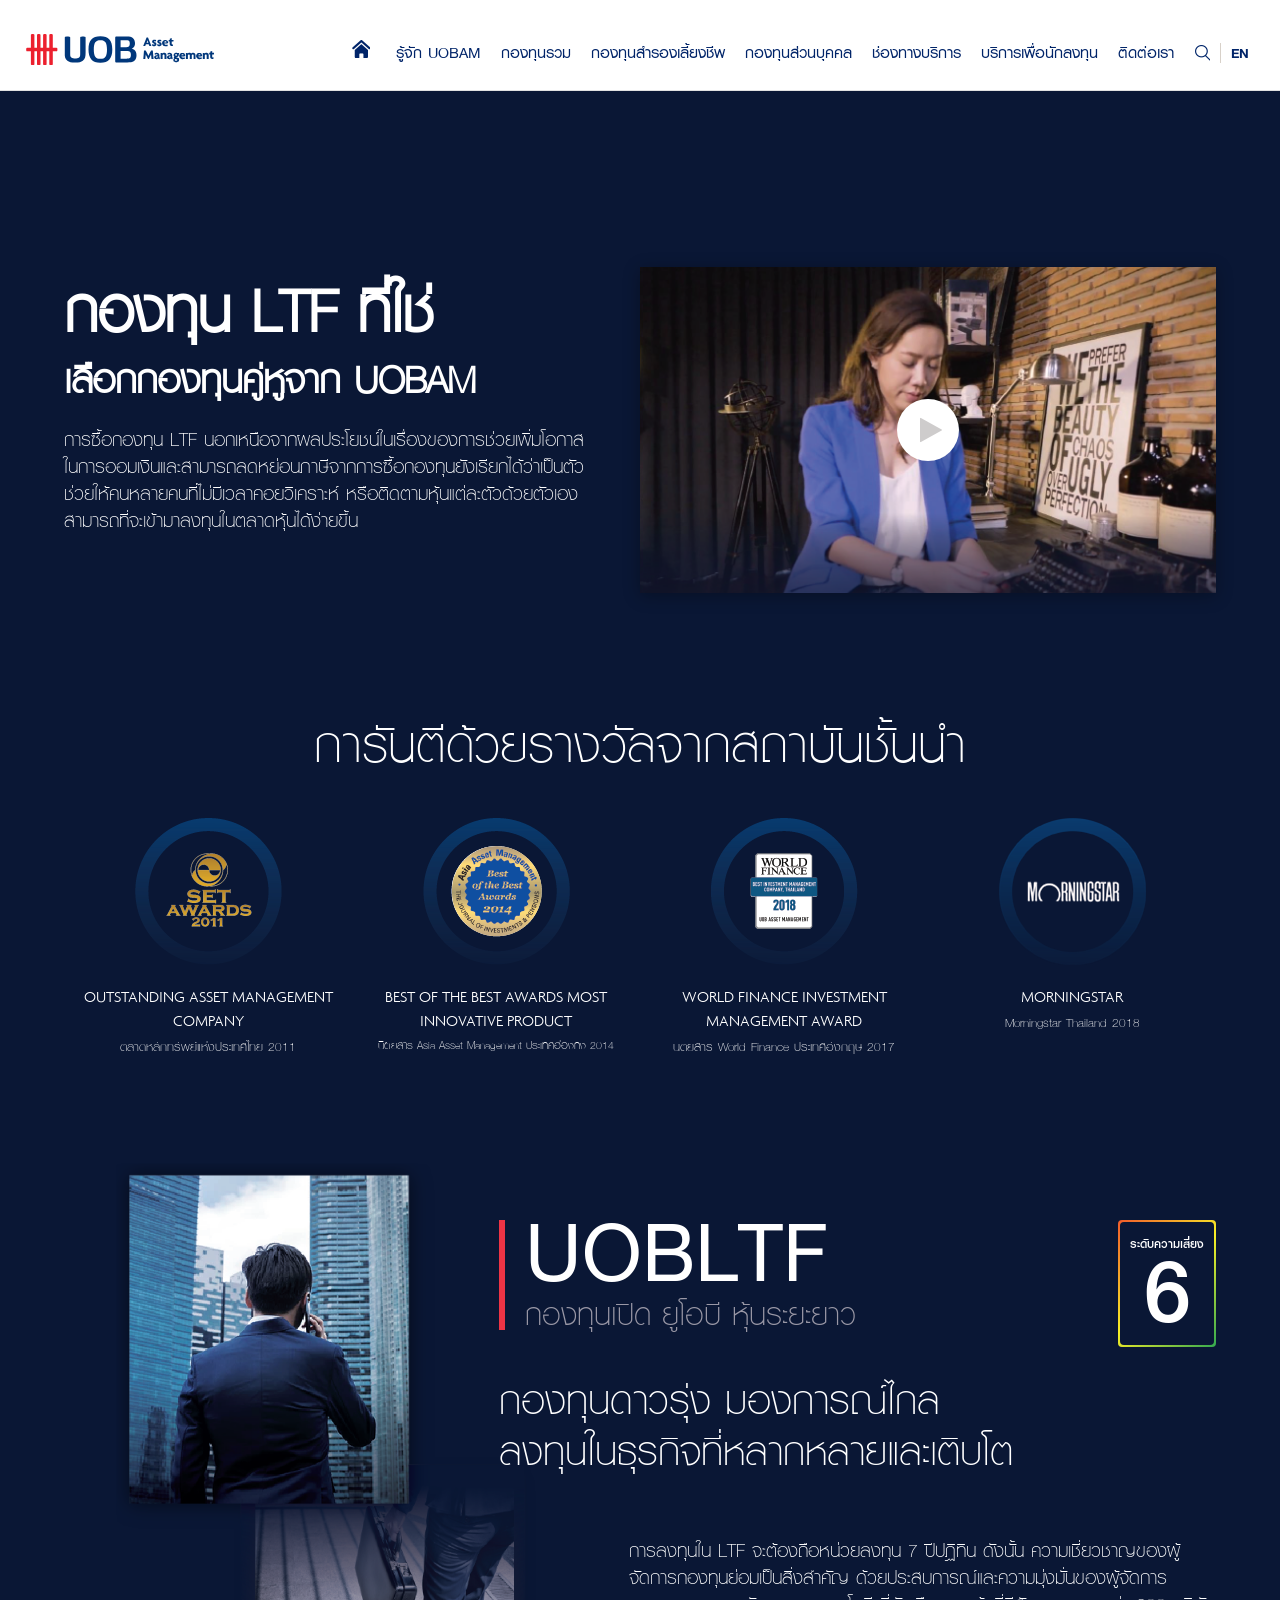
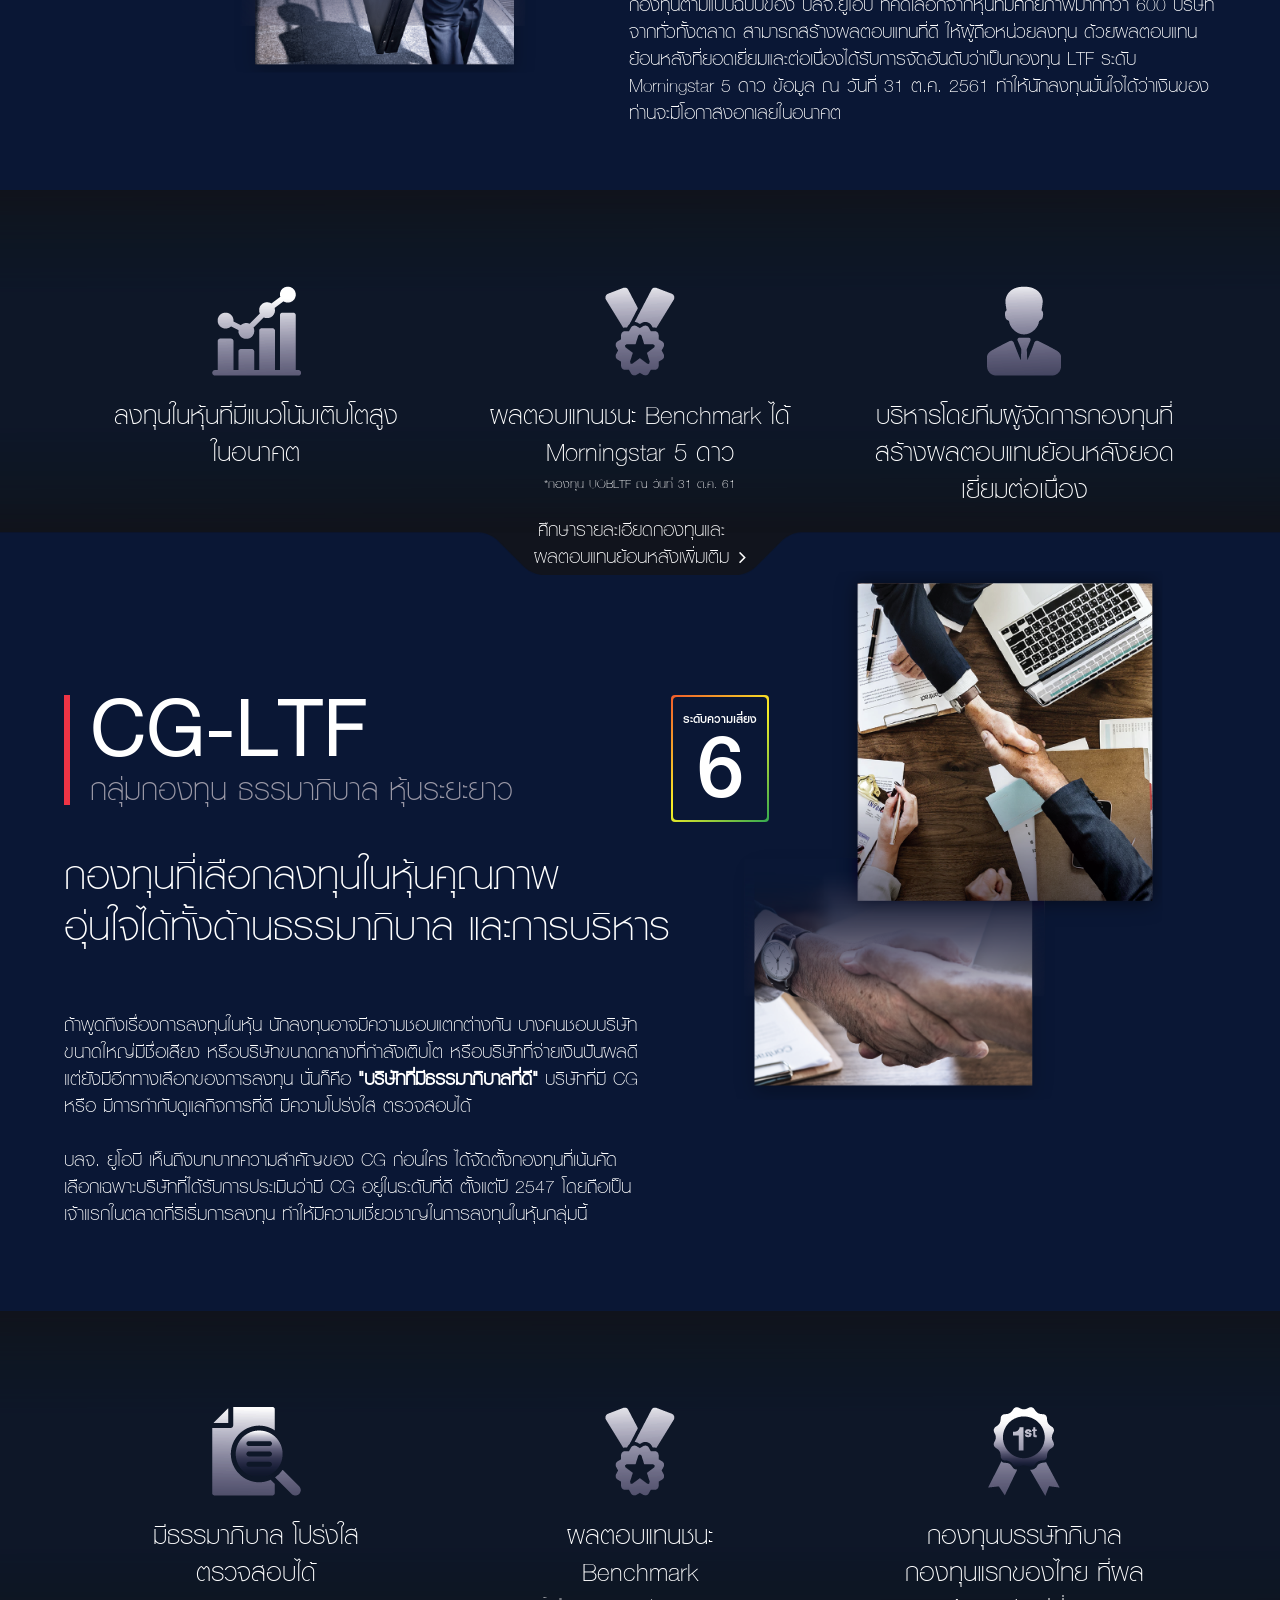
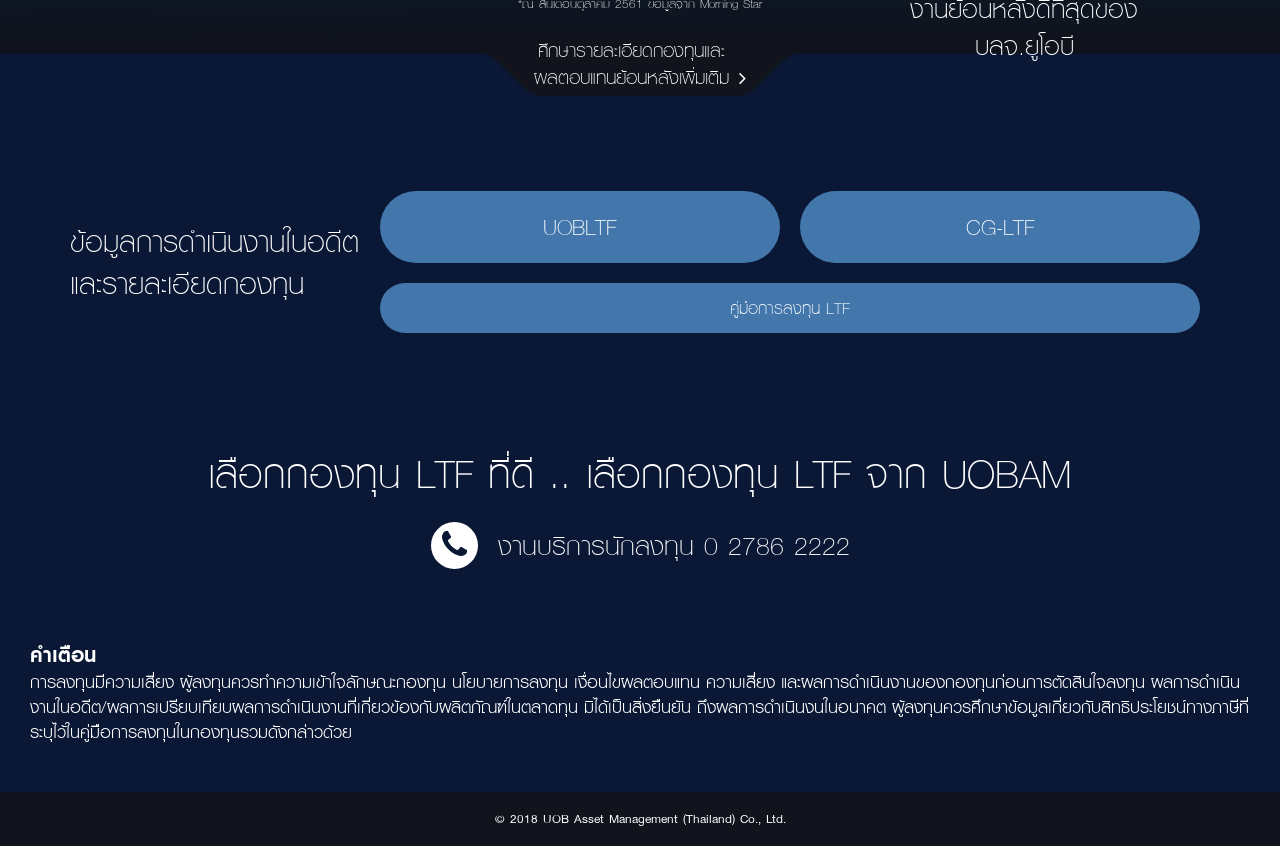
<file: index.html>
<html lang="en">
	<head>
		<meta charset="UTF-8" />
		<meta name="viewport" content="width=device-width, initial-scale=1.0" />
		<meta http-equiv="X-UA-Compatible" content="ie=edge" />
		<title>UOB Asset Management</title>
		<link rel="stylesheet" type="text/css" href="./css/bulma.min.css" />
		<link
			rel="stylesheet"
			type="text/css"
			href="./fonts/font-awesome-4.7.0/css/font-awesome.min.css"
		/>
		<link rel="stylesheet" type="text/css" href="./css/animate.css" />
		<link rel="stylesheet" type="text/css" href="./css/uobam.css" />
		<link rel="stylesheet" type="text/css" href="./css/fonts.css" />
		<link rel="stylesheet" type="text/css" href="./css/style.css" />
		<script src="./js/jquery-3.3.1.min.js"></script>
		<script src="./js/jquery.waypoints.min.js"></script>
		<script src="./js/typed.min.js"></script>
		<script src="./js/jquery.paroller.min.js"></script>
		<script src="./js/jquery-uob.js"></script>
		<script src="./js/uobam.js"></script>
		<!-- Google Tag Manager -->
		<script src="./js/gtm.js"></script>

		<!-- End Google Tag Manager -->
	</head>
	<body>
		<!-- header -->
		<header>
			<div class="content-wrapper">
				<div id="icon-nav" class="visible-xs">
					<span></span> <span></span> <span></span>
				</div>
				<div class="menu-home-logo float-left">
					<p class="site-title">
						<a
							href="https://www.uobam.co.th/th/home"
							class="icon-core link-home"
						>
						</a>
					</p>
				</div>
				<div class="menu-home-list float-right" style="">
					<ul id="menu-header" class="desktop">
						<li class="menu-header-list menu-home menu-select">
							<a
								href="https://www.uobam.co.th/th/home"
								class="menu-header-list-link"
								data-text="หน้าหลัก"
							>
								<span class="link-text">หน้าหลัก</span>
							</a>
						</li>
						<li id="menu-why-us" class="menu-header-list has-sub-menu">
							<a
								href="javascript:void(0)"
								class="menu-header-list-link no-link"
								data-text="รู้จัก UOBAM"
							>
								<span class="link-text">รู้จัก UOBAM</span>
							</a>
							<ul
								id="menu-why-child-level1"
								class="menu-header-child-level1-panel"
								data-height="242"
							>
								<li class="hide-mobile arrow-head-menu m1"><div></div></li>
								<li class="menu-header-child-level1-list">
									<a
										href="https://www.uobam.co.th/th/about-us/company-profile"
										class="menu-header-list-level1-link "
										data-text="ข้อมูลบริษัท"
									>
										<span class="link-level1-text">ข้อมูลบริษัท</span>
									</a>
								</li>
								<li class="menu-header-child-level1-list">
									<a
										href="https://www.uobam.co.th/th/about-us/vision-mission"
										class="menu-header-list-level1-link"
										data-text="วิสัยทัศน์ / พันธกิจ"
									>
										<span class="link-level1-text">วิสัยทัศน์ / พันธกิจ</span>
									</a>
								</li>
								<li class="menu-header-child-level1-list">
									<a
										href="https://www.uobam.co.th/th/about-us/board-of-director"
										class="menu-header-list-level1-link"
										data-text="คณะกรรมการบริษัท"
									>
										<span class="link-level1-text">คณะกรรมการบริษัท</span>
									</a>
								</li>
								<li class="menu-header-child-level1-list">
									<a
										href="https://www.uobam.co.th/th/about-us/management-team"
										class="menu-header-list-level1-link"
										data-text="ทีมผู้บริหาร"
									>
										<span class="link-level1-text">ทีมผู้บริหาร</span>
									</a>
								</li>
								<li class="menu-header-child-level1-list">
									<a
										href="https://www.uobam.co.th/th/about-us/awards"
										class="menu-header-list-level1-link"
										data-text="รางวัลและความสำเร็จ"
									>
										<span class="link-level1-text">รางวัลและความสำเร็จ</span>
									</a>
								</li>
								<li class="menu-header-child-level1-list">
									<a
										href="https://www.uobam.co.th/th/about-us/policy"
										class="menu-header-list-level1-link"
										data-text="นโยบาย"
									>
										<span class="link-level1-text">นโยบาย</span>
									</a>
								</li>
							</ul>
						</li>
						<li id="menu-mutual-fund" class="menu-header-list has-sub-menu  ">
							<a
								href="javascript:void(0)"
								class="menu-header-list-link no-link"
								data-text="กองทุนรวม"
							>
								<span class="link-text">กองทุนรวม</span>
							</a>
							<ul
								id="menu-mutual-fund-child-level1"
								class="menu-header-child-level1-panel"
								data-height="200"
							>
								<li class="hide-mobile arrow-head-menu m2"><div></div></li>
								<li class="menu-header-child-level1-list">
									<a
										href="https://www.uobam.co.th/th/mutual-fund"
										class="menu-header-list-level1-link"
										data-text="กองทุนรวมคืออะไร"
									>
										<span class="link-level1-text">กองทุนรวมคืออะไร</span>
									</a>
								</li>
								<li class="menu-header-child-level1-list has-child-level2">
									<a
										href="https://www.uobam.co.th/th/fund-type"
										class="menu-header-list-level1-link"
										data-text="ข้อมูลกองทุนรวม"
									>
										<span class="link-level1-text">ข้อมูลกองทุนรวม</span>
									</a>
									<ul
										id="menu-mutual-fund-child-level2"
										class="menu-header-child-level2-panel right"
										data-height="320"
									>
										<li class="menu-header-child-level2-list">
											<a
												href="https://www.uobam.co.th/th/fund-type/8/money-market"
												class="menu-header-list-level2-link"
												data-text="กองทุนรวมตลาดเงิน"
											>
												<span class="link-level2-text">กองทุนรวมตลาดเงิน</span>
											</a>
										</li>

										<li class="menu-header-child-level2-list">
											<a
												href="https://www.uobam.co.th/th/fund-type/1/fixed-income"
												class="menu-header-list-level2-link"
												data-text="กองทุนรวมตราสารหนี้"
											>
												<span class="link-level2-text"
													>กองทุนรวมตราสารหนี้</span
												>
											</a>
										</li>

										<li class="menu-header-child-level2-list">
											<a
												href="https://www.uobam.co.th/th/fund-type/4/mixed"
												class="menu-header-list-level2-link"
												data-text="กองทุนรวมผสม"
											>
												<span class="link-level2-text">กองทุนรวมผสม</span>
											</a>
										</li>

										<li class="menu-header-child-level2-list">
											<a
												href="https://www.uobam.co.th/th/fund-type/2/equity"
												class="menu-header-list-level2-link"
												data-text="กองทุนรวมหุ้น"
											>
												<span class="link-level2-text">กองทุนรวมหุ้น</span>
											</a>
										</li>
										<li class="menu-header-child-level2-list">
											<a
												href="https://www.uobam.co.th/th/fund-type/5/long-term-equity"
												class="menu-header-list-level2-link"
												data-text="กองทุนรวมหุ้นระยะยาว"
											>
												<span class="link-level2-text"
													>กองทุนรวมหุ้นระยะยาว</span
												>
											</a>
										</li>
										<li class="menu-header-child-level2-list">
											<a
												href="https://www.uobam.co.th/th/fund-type/6/retirement"
												class="menu-header-list-level2-link"
												data-text="กองทุนรวมเพื่อการเลี้ยงชีพ"
											>
												<span class="link-level2-text"
													>กองทุนรวมเพื่อการเลี้ยงชีพ</span
												>
											</a>
										</li>
										<li class="menu-header-child-level2-list">
											<a
												href="https://www.uobam.co.th/th/fund-type/3/foreign-investment"
												class="menu-header-list-level2-link"
												data-text="กองทุนรวมต่างประเทศ"
											>
												<span class="link-level2-text"
													>กองทุนรวมต่างประเทศ</span
												>
											</a>
										</li>
										<li class="menu-header-child-level2-list">
											<a
												href="https://www.uobam.co.th/th/fund-type/7/property"
												class="menu-header-list-level2-link"
												data-text="กองทุนรวมอสังหาฯ"
											>
												<span class="link-level2-text"
													>กองทุนรวมอสังหาริมทรัพย์</span
												>
											</a>
										</li>
									</ul>
								</li>
								<li class="menu-header-child-level1-list has-child-level2">
									<a
										class="menu-header-list-level1-link"
										data-text="มูลค่าหน่วยลงทุน"
									>
										<span class="link-level1-text">มูลค่าหน่วยลงทุน</span>
									</a>
									<ul
										id="menu-nav-child-level2"
										class="menu-header-child-level2-panel right"
										data-height="80"
									>
										<li class="menu-header-child-level2-list">
											<a
												href="https://www.uobam.co.th/th/price/list"
												class="menu-header-list-level2-link"
												data-text="มูลค่าหน่วยลงทุน"
											>
												<span class="link-level2-text">มูลค่าหน่วยลงทุน</span>
											</a>
										</li>
										<li class="menu-header-child-level2-list">
											<a
												href="https://www.uobam.co.th/th/price/previous"
												class="menu-header-list-level2-link"
												data-text="มูลค่าหน่วยลงทุนย้อนหลัง"
											>
												<span class="link-level2-text"
													>มูลค่าหน่วยลงทุนย้อนหลัง</span
												>
											</a>
										</li>
									</ul>
								</li>
								<li class="menu-header-child-level1-list">
									<a
										href="https://www.uobam.co.th/th/mutual-fund/performance"
										class="menu-header-list-level1-link"
										data-text="ผลการดำเนินงาน"
									>
										<span class="link-level1-text">ผลการดำเนินงาน</span>
									</a>
								</li>
								<li class="menu-header-child-level1-list has-child-level2">
									<a
										href="javascript:void(0)"
										class="menu-header-list-level1-link"
										data-text="สิทธิประโยชน์ทางภาษี"
									>
										<span class="link-level1-text">สิทธิประโยชน์ทางภาษี</span>
									</a>
									<ul
										id="menu-tax-child-level2"
										class="menu-header-child-level2-panel right"
										data-height="80"
									>
										<li class="menu-header-child-level2-list">
											<a
												href="https://www.uobam.co.th/th/tax-benefit/ltf"
												class="menu-header-list-level2-link"
												data-text="กองทุนรวมหุ้นระยะยาว"
											>
												<span class="link-level2-text"
													>กองทุนรวมหุ้นระยะยาว</span
												>
											</a>
										</li>
										<li class="menu-header-child-level2-list">
											<a
												href="https://www.uobam.co.th/th/tax-benefit/rmf"
												class="menu-header-list-level2-link"
												data-text="กองทุนรวมเพื่อการเลี้ยงชีพ"
											>
												<span class="link-level2-text"
													>กองทุนรวมเพื่อการเลี้ยงชีพ</span
												>
											</a>
										</li>
									</ul>
								</li>
							</ul>
						</li>
						<li id="menu-provident-fund" class="menu-header-list has-sub-menu ">
							<a
								href="https://www.uobam.co.th/th/provident-fund"
								class="menu-header-list-link"
								data-text="กองทุนสำรองเลี้ยงชีพ"
							>
								<span class="link-text">กองทุนสำรองเลี้ยงชีพ</span>
							</a>
							<ul
								id="menu-why-child-level1"
								class="menu-header-child-level1-panel"
								data-height="320"
							>
								<li class="hide-mobile arrow-head-menu m1"><div></div></li>
								<li class="menu-header-child-level1-list">
									<a
										href="https://www.uobam.co.th/th/provident-fund/1"
										class="menu-header-list-level1-link "
										data-text="ความรู้เบื้องต้น"
									>
										<span class="link-level1-text">ความรู้เบื้องต้น</span>
									</a>
								</li>
								<li class="menu-header-child-level1-list">
									<a
										href="https://www.uobam.co.th/th/provident-fund/3"
										class="menu-header-list-level1-link"
										data-text="การให้บริการ"
									>
										<span class="link-level1-text">การให้บริการ</span>
									</a>
								</li>
								<li class="menu-header-child-level1-list">
									<a
										href="https://www.uobam.co.th/th/provident-fund/2"
										class="menu-header-list-level1-link"
										data-text="ข้อมูลผลิตภัณฑ์"
									>
										<span class="link-level1-text">ข้อมูลผลิตภัณฑ์</span>
									</a>
								</li>
								<li class="menu-header-child-level1-list">
									<a
										href="https://www.uobam.co.th/th/provident-fund/4"
										class="menu-header-list-level1-link"
										data-text="จุดเด่น บลจ. ยูโอบี"
									>
										<span class="link-level1-text">จุดเด่น บลจ. ยูโอบี</span>
									</a>
								</li>
								<li class="menu-header-child-level1-list">
									<a
										href="https://www.uobam.co.th/th/provident-fund/6"
										class="menu-header-list-level1-link"
										data-text="แบบประเมินความเสี่ยง"
									>
										<span class="link-level1-text">แบบประเมินความเสี่ยง</span>
									</a>
								</li>
								<li class="menu-header-child-level1-list">
									<a
										href="https://www.uobam.co.th/th/provident-fund/5"
										class="menu-header-list-level1-link"
										data-text="ดาวน์โหลดแบบฟอร์ม"
									>
										<span class="link-level1-text">ดาวน์โหลดแบบฟอร์ม</span>
									</a>
								</li>
								<li class="menu-header-child-level1-list">
									<a
										href="http://www.set.or.th/educationhttps://www.uobam.co.th/th/online_classroom/tool.html"
										target="_blank"
										class="menu-header-list-level1-link"
										data-text="โปรแกรมคำนวณ"
									>
										<span class="link-level1-text">โปรแกรมคำนวณ</span>
									</a>
								</li>
								<li class="menu-header-child-level1-list">
									<a
										href="https://www.uobam.co.th/th/provident-fund/8"
										class="menu-header-list-level1-link"
										data-text="ติดต่อ"
									>
										<span class="link-level1-text">ติดต่อ</span>
									</a>
								</li>
							</ul>
						</li>
						<li id="menu-private-fund" class="menu-header-list ">
							<a
								href="https://www.uobam.co.th/th/private-fund"
								class="menu-header-list-link"
								data-text="กองทุนส่วนบุคคล"
							>
								<span class="link-text">กองทุนส่วนบุคคล</span>
							</a>
						</li>
						<li id="menu-channel" class="menu-header-list has-sub-menu ">
							<a
								href="javascript:void(0);"
								class="menu-header-list-link no-link"
								data-text="ช่องทางบริการ"
							>
								<span class="link-text">ช่องทางบริการ</span>
							</a>
							<ul
								id="menu-channel-fund-child-level1"
								class="menu-header-child-level1-panel show-left-menu"
								data-height="200"
							>
								<li class="hide-mobile arrow-head-menu m3"><div></div></li>
								<li class="menu-header-child-level1-list">
									<a
										href="https://www.uobam.co.th/th/Channel/OpenAccount"
										class="menu-header-list-level1-link"
										data-text="เปิดบัญชีกองทุนรวม"
									>
										<span class="link-level1-text">เปิดบัญชีกองทุนรวม</span>
									</a>
								</li>
								<li class="menu-header-child-level1-list">
									<a
										href="https://www.uobam.co.th/th/Channel/OnlineService"
										class="menu-header-list-level1-link"
										data-text="บริการออนไลน์"
									>
										<span class="link-level1-text">บริการออนไลน์</span>
									</a>
								</li>

								<li class="menu-header-child-level1-list">
									<a
										href="https://www.uobam.co.th/th/Channel/SellingAgent"
										class="menu-header-list-level1-link"
										data-text="ผู้สนับสนุนการขายหรือรับซื้อคืนหน่วยลงทุน"
									>
										<span class="link-level1-text"
											>ผู้สนับสนุนการขายหรือรับซื้อคืนหน่วยลงทุน</span
										>
									</a>
								</li>
								<li class="menu-header-child-level1-list">
									<a
										href="https://www.uobam.co.th/th/Channel/PortfolioRecommend"
										class="menu-header-list-level1-link"
										data-text="จัดพอร์ตการลงทุน"
									>
										<span class="link-level1-text">จัดพอร์ตการลงทุน</span>
									</a>
								</li>
							</ul>
						</li>
						<li id="menu-service" class="menu-header-list has-sub-menu">
							<a
								href="javascript:void(0);"
								class="menu-header-list-link no-link"
								data-text="บริการเพื่อนักลงทุน"
							>
								<span class="link-text">บริการเพื่อนักลงทุน</span>
							</a>
							<ul
								id="menu-channel-fund-child-level1"
								class="menu-header-child-level1-panel"
								data-height="160"
							>
								<li class="hide-mobile arrow-head-menu m3"><div></div></li>
								<li class="menu-header-child-level1-list">
									<a
										href="https://www.uobam.co.th/th/download"
										class="menu-header-list-level1-link"
									>
										<span class="link-level1-text">แบบฟอร์ม</span>
									</a>
								</li>
								<li class="menu-header-child-level1-list">
									<a
										href="https://www.uobam.co.th/th/service/fif-calendar"
										class="menu-header-list-level1-link"
									>
										<span class="link-level1-text">ปฏิทินซื้อขายกองทุน</span>
									</a>
								</li>
								<li class="menu-header-child-level1-list">
									<a
										href="https://www.uobam.co.th/th/suitability"
										class="menu-header-list-level1-link"
									>
										<span class="link-level1-text"
											>ประเมินความเสี่ยงผู้ลงทุน</span
										>
									</a>
								</li>
								<li class="menu-header-child-level1-list">
									<a
										href="https://www.uobam.co.th/th/tax-calculation"
										class="menu-header-list-level1-link"
									>
										<span class="link-level1-text">คำนวณภาษี</span>
									</a>
								</li>
							</ul>
						</li>
						<li id="menu-contact-us" class="menu-header-list has-sub-menu">
							<a
								href="javascript:void(0)"
								class="menu-header-list-link no-link"
								data-text="ติดต่อเรา"
							>
								<span class="link-text">ติดต่อเรา</span>
							</a>
							<ul
								id="menu-contact-child-level1"
								class="menu-header-child-level1-panel"
								data-height="80"
							>
								<li class="hide-mobile arrow-head-menu m1"><div></div></li>
								<li class="menu-header-child-level1-list">
									<a
										href="https://www.uobam.co.th/th/contact"
										class="menu-header-list-level1-link"
										data-text="ติดต่อเรา"
									>
										<span class="link-level1-text">ติดต่อเรา</span>
									</a>
								</li>
								<li class="menu-header-child-level1-list">
									<a
										href="https://www.uobam.co.th/th/career"
										class="menu-header-list-level1-link"
										data-text="ร่วมงานกับเรา"
									>
										<span class="link-level1-text">ร่วมงานกับเรา</span>
									</a>
								</li>
							</ul>
						</li>
						<li
							id="menu-online-service"
							class="menu-header-list has-sub-menu visible-xs"
						>
							<a
								href="javascript:void(0)"
								class="menu-header-list-link"
								data-text="บริการออนไลน์"
							>
								<span class="link-text">บริการออนไลน์</span>
							</a>
							<ul
								id="menu-online-service-child-level1"
								class="menu-header-child-level1-panel"
								data-height="120"
							>
								<li class="hide-mobile arrow-head-menu"><div></div></li>
								<li class="menu-header-child-level1-list">
									<a
										href="https://echannel.uobam.co.th/fundcyber"
										class="menu-header-list-level1-link"
										data-text="กองทุนรวม"
									>
										<span class="link-level1-text">กองทุนรวม</span>
									</a>
								</li>
								<li class="menu-header-child-level1-list">
									<a
										href="https://echannel.uobam.co.th/provident"
										class="menu-header-list-level1-link"
										data-text="กองทุนสำรองเลี้ยงชีพ"
									>
										<span class="link-level1-text">กองทุนสำรองเลี้ยงชีพ</span>
									</a>
								</li>
								<li class="menu-header-child-level1-list">
									<a
										href="https://online.uobam.co.th/private"
										class="menu-header-list-level1-link"
										data-text="กองทุนส่วนบุคคล"
									>
										<span class="link-level1-text">กองทุนส่วนบุคคล</span>
									</a>
								</li>
							</ul>
						</li>
						<li class="menu-header-list visible-xs">
							<a
								href="http://www.uobam.co.th/ad/QISQ22016.mp4"
								class="menu-header-list-link"
								data-text="QUARTERLY STRATEGY"
							>
								<span class="link-text">กลยุทธ์การลงทุนรายไตรมาส</span>
							</a>
						</li>

						<li class="menu-header-list visible-xs">
							<a
								href="https://www.uobam.co.th/th/annualreport/1"
								class="menu-header-list-link"
								data-text="ANNUAL REPORT"
							>
								<span class="link-text">รายงานประจำปี</span>
							</a>
						</li>
						<li class="menu-header-list visible-xs">
							<a
								href="https://www.uobam.co.th/th/research"
								class="menu-header-list-link"
								data-text="RESEARCH"
							>
								<span class="link-text">บทวิเคราะห์</span>
							</a>
						</li>
						<li class="menu-header-list visible-xs">
							<a
								href="https://www.uobam.co.th/th/announcement"
								class="menu-header-list-link"
								data-text="ANNOUNCEMENT"
							>
								<span class="link-text">ประกาศเพื่อนักลงทุน</span>
							</a>
						</li>
						<li class="menu-header-list visible-xs">
							<a
								href="https://www.uobam.co.th/th/activities"
								class="menu-header-list-link"
								data-text="ACTIVITY"
							>
								<span class="link-text">กิจกรรม</span>
							</a>
						</li>
						<li class="menu-header-list visible-xs">
							<a
								href="https://www.uobam.co.th/th/publication"
								class="menu-header-list-link"
								data-text="UPCOMING"
							>
								<span class="link-text">ข่าวประชาสัมพันธ์</span>
							</a>
						</li>
						<li class="menu-header-list visible-xs">
							<a
								href="https://www.uobam.co.th/th/report"
								class="menu-header-list-link"
								data-text="REPORT"
							>
								<span class="link-text">รายงาน</span>
							</a>
						</li>

						<li
							id="menu-search-lang"
							class="menu-header-list menu-header-search-lang"
						>
							<span class="box-search-lang">
								<span id="box-search" class="icon-core box-search "
									><span id="form-search-panel">
										<form
											method="post"
											action="https://www.uobam.co.th/th/search"
										>
											<input
												name="__RequestVerificationToken"
												type="hidden"
												value="NpFXPKSwdLhdfxChl8I_9Uc7CdMbmddV384n34CwZ85U8sTHq9gTsHhaME-1dg_1HmFcEqPSbcy2Ej1VN0S7HeRBE0LnXAGAKtzRDzf0N0E1"
											/>
											<label
												class="label-placeholder"
												for=""
												style="display: block; position: absolute; padding-left: 12px; padding-top: 8px;"
												>พิมพ์คำที่ต้องการค้นหา</label
											><input
												type="text"
												id="search-header"
												name="q"
												class="f_b"
												placeholder=""
												autocomplete="off"
											/>
											<button type="submit" id="icon-search-submit"></button>
										</form>
										<span id="icon-search-close">
											<span class="close-left"></span>
											<span class="close-right"></span>
										</span>
										<aside id="suggest-box">
											<section id="suggest-box-inner">
												<h3 id="suggest-title" class="f_med">
													คำค้นหาแนะนำสำหรับคุณ
												</h3>
												<ul id="suggest-list-panel"></ul>
											</section>
										</aside> </span
								></span>
								<span class="box-line"></span>

								<a
									href="https://www.uobam.co.th/en/home"
									class="box-lang f_b f_thai"
									>EN</a
								>
							</span>
						</li>
					</ul>
				</div>
			</div>
		</header>
		<!-- enf of header -->

		<!-- section-1 -->
		<div id="section-1">
			<div class="bg">
				<div class="bg-overlay"></div>
				<div class="container">
					<div class="welcome-wrapper">
						<div class="welcome">
							<div class="left">
								<div class="text">
									<h1 class="animated fadeInDown">กองทุน LTF ที่ใช่</h1>
									<h2 class="animated fadeInDown">เลือกกองทุนคู่หูจาก UOBAM</h2>
									<p class="animated fadeInDown">
										การซื้อกองทุน LTF
										นอกเหนือจากผลประโยชน์ในเรื่องของการช่วยเพิ่มโอกาสในการออมเงินและสามารถลดหย่อนภาษีจากการซื้อกองทุนยังเรียกได้ว่าเป็นตัวช่วยให้คนหลายคนที่ไม่มีเวลาคอยวิเคราะห์
										หรือติดตามหุ้นแต่ละตัวด้วยตัวเอง
										สามารถที่จะเข้ามาลงทุนในตลาดหุ้นได้ง่ายขึ้น
									</p>
								</div>
							</div>
							<div class="right animated fadeInLeft">
								<div class="img open-video">
									<img
										src="./images/assets/video_shadow-crop.png"
										alt="video"
									/>
									<div class="play">
										<i class="fa fa-play" aria-hidden="true"></i>
									</div>
								</div>
							</div>
						</div>
					</div>
					<div class="prize">
						<h2>การันตีด้วยรางวัลจากสถาบันชั้นนำ</h2>
						<div class="prize-list">
							<div class="prize-box">
								<div class="img">
									<img src="./images/assets/Asset 14.png" alt="prize" />
								</div>
								<div class="text">
									<div class="name">OUTSTANDING ASSET MANAGEMENT COMPANY</div>
									<div class="detail">ตลาดหลักทรัพย์แห่งประเทศไทย 2011</div>
								</div>
							</div>
							<div class="prize-box">
								<div class="img">
									<img src="./images/assets/Asset 12.png" alt="prize" />
								</div>
								<div class="text">
									<div class="name">
										BEST OF THE BEST AWARDS MOST INNOVATIVE PRODUCT
									</div>
									<div class="detail small">
										นิตยสาร Asia Asset Management ประเทศฮ่องกง 2014
									</div>
								</div>
							</div>
							<div class="prize-box">
								<div class="img">
									<img src="./images/assets/Asset 13.png" alt="prize" />
								</div>
								<div class="text">
									<div class="name">
										WORLD FINANCE INVESTMENT MANAGEMENT AWARD
									</div>
									<div class="detail">
										นิตยสาร World Finance ประเทศอังกฤษ 2017
									</div>
								</div>
							</div>
							<div class="prize-box">
								<div class="img">
									<img src="./images/assets/Asset 11.png" alt="prize" />
								</div>
								<div class="text">
									<div class="name">MORNINGSTAR</div>
									<div class="detail">Morningstar Thailand 2018</div>
								</div>
							</div>
						</div>
					</div>
				</div>
			</div>

			<div id="myModal" class="modal">
				<div class="modal-content">
					<span class="close">&times;</span>
					<iframe
						width="640"
						height="480"
						src="https://www.youtube.com/embed/Bhg45PNtsVs"
						frameborder="0"
						allowfullscreen=""
					>
					</iframe>
				</div>
			</div>
			<script src="./js/modal.js"></script>
		</div>
		<!-- end of section-1 -->

		<!-- section-2 -->
		<section id="section-2">
			<div class="bg">
				<div class="container">
					<div
						class="my-paroller desktop"
						data-paroller-factor="-0.1"
						data-paroller-type="foreground"
						data-paroller-direction="vertical"
					>
						<img
							src="./images/assets/Asset 15-crop.png"
							alt="uobam"
							class="animated-fadeIn"
						/>
					</div>
					<img
						src="./images/assets/Asset 15-crop.png"
						alt="uobam"
						class="animated-fadeIn mobile"
					/>
					<div class="right">
						<div class="leftover">
							<div class="top">
								<div class="title animated-fadeInLeft">
									<div class="line"></div>
									<div class="text">
										<h2>UOBLTF</h2>
										<p>กองทุนเปิด ยูโอบี หุ้นระยะยาว</p>
									</div>
								</div>
								<div class="uob-risk animated-fadeIn">
									<div class="risk-inner">
										<p>ระดับความเสี่ยง</p>
										<h2>6</h2>
									</div>
								</div>
							</div>

							<div class="bottom animated-fadeInLeft">
								<p>กองทุนดาวรุ่ง มองการณ์ไกล</p>
								<p>ลงทุนในธุรกิจที่หลากหลายและเติบโต</p>
							</div>
						</div>

						<div class="detail animated-fadeInLeft">
							การลงทุนใน LTF จะต้องถือหน่วยลงทุน 7 ปีปฏิทิน ดังนั้น
							ความเชี่ยวชาญของผู้จัดการกองทุนย่อมเป็นสิ่งสำคัญ
							ด้วยประสบการณ์และความมุ่งมั่นของผู้จัดการกองทุนตามแบบฉบับของ
							บลจ.ยูโอบี ที่คัดเลือกจากหุ้นที่มีศักยภาพมากกว่า 600 บริษัท
							จากทั่วทั้งตลาด สามารถสร้างผลตอบแทนที่ดี ให้ผู้ถือหน่วยลงทุน
							ด้วยผลตอบแทนย้อนหลังที่ยอดเยี่ยมและต่อเนื่องได้รับการจัดอันดับว่าเป็นกองทุน
							LTF ระดับ Morningstar 5 ดาว ข้อมูล ณ วันที่ 31 ต.ค. 2561
							ทำให้นักลงทุนมั่นใจได้ว่าเงินของท่านจะมีโอกาสงอกเลยในอนาคต
						</div>
					</div>
				</div>
			</div>
			<script src="./js/parallax.js"></script>
		</section>
		<!-- end of section-2 -->

		<!-- section-3 -->
		<section id="section-3">
			<div class="bg">
				<img
					src="./images/assets/Asset 23-crop.png"
					alt="uobam"
					class="background-img"
				/>
				<div class="wrapper">
					<div class="container">
						<div class="detail-list">
							<div class="detail-box">
								<div class="img img-1 ">
									<img src="./images/assets/Asset 24.png" alt="prize" />
								</div>
								<div class="text">
									<div class="name">
										ลงทุนในหุ้นที่มีแนวโน้มเติบโตสูงในอนาคต
									</div>
								</div>
							</div>
							<div class="detail-box">
								<div class="img img-2">
									<img src="./images/assets/Asset 25.png" alt="prize" />
								</div>
								<div class="text">
									<div class="name">
										ผลตอบแทนชนะ Benchmark ได้ Morningstar 5 ดาว
									</div>
									<div class="detail">*กองทุน UOBLTF ณ วันที่ 31 ต.ค. 61</div>
								</div>
							</div>
							<div class="detail-box">
								<div class="img img-3">
									<img src="./images/assets/Asset 26.png" alt="prize" />
								</div>
								<div class="text">
									<div class="name">
										บริหารโดยทีมผู้จัดการกองทุนที่สร้างผลตอบแทนย้อนหลังยอดเยี่ยมต่อเนื่อง
									</div>
								</div>
							</div>
						</div>
					</div>
					<a
						class="more"
						href="https://www.uobam.co.th/th/mutual-fund/00052/UOBLTF"
					>
						ศึกษารายละเอียดกองทุนและ<br />
						ผลตอบแทนย้อนหลังเพิ่มเติม
						<i class="fa fa-angle-right" aria-hidden="true"></i>
					</a>
				</div>
			</div>
		</section>
		<!-- end of section-3 -->

		<!-- section-4 -->
		<section id="section-4">
			<div class="bg">
				<div class="container">
					<div class="left">
						<div class="rightover">
							<div class="top">
								<div class="title animated-fadeInRight">
									<div class="line"></div>
									<div class="text">
										<h2>CG-LTF</h2>
										<p>กลุ่มกองทุน ธรรมาภิบาล หุ้นระยะยาว</p>
									</div>
								</div>
								<div class="uob-risk animated-fadeIn">
									<div class="risk-inner">
										<p>ระดับความเสี่ยง</p>
										<h2>6</h2>
									</div>
								</div>
							</div>

							<div class="bottom animated-fadeInRight">
								<p>กองทุนที่เลือกลงทุนในหุ้นคุณภาพ</p>
								<p>อุ่นใจได้ทั้งด้านธรรมาภิบาล และการบริหาร</p>
							</div>
						</div>

						<div class="detail animated-fadeInRight">
							ถ้าพูดถึงเรื่องการลงทุนในหุ้น นักลงทุนอาจมีความชอบแตกต่างกัน
							บางคนชอบบริษัทขนาดใหญ่มีชื่อเสียง หรือบริษัทขนาดกลางที่กำลังเติบโต
							หรือบริษัทที่จ่ายเงินปันผลดี แต่ยังมีอีกทางเลือกของการลงทุน
							นั่นก็คือ <span>"บริษัทที่มีธรรมาภิบาลที่ดี"</span> บริษัทที่มี CG
							หรือ มีการกำกับดูแลกิจการที่ดี มีความโปร่งใส ตรวจสอบได้
							<br /><br />
							บลจ. ยูโอบี เห็นถึงบทบาทความสำคัญของ CG ก่อนใคร
							ได้จัดตั้งกองทุนที่เน้นคัดเลือกเฉพาะบริษัทที่ได้รับการประเมินว่ามี
							CG อยู่ในระดับที่ดี ตั้งแต่ปี 2547
							โดยถือเป็นเจ้าแรกในตลาดที่ริเริ่มการลงทุน
							ทำให้มีความเชี่ยวชาญในการลงทุนในหุ้นกลุ่มนี้
						</div>
					</div>
					<div
						class="my-paroller desktop"
						data-paroller-factor="-0.1"
						data-paroller-type="foreground"
						data-paroller-direction="vertical"
					>
						<img
							src="./images/assets/Asset 19-crop.png"
							alt="uobam"
							class="animated-fadeIn"
						/>
					</div>
					<img
						src="./images/assets/Asset 19-crop.png"
						alt="uobam"
						class="animated-fadeIn mobile"
					/>
				</div>
			</div>
			<script src="./js/parallax.js"></script>
		</section>
		<!-- end of section-4 -->

		<!-- section-5 -->
		<section id="section-5">
			<div class="bg">
				<img src="./images/assets/Asset 23-crop.png" alt="uobam" />
				<div class="wrapper">
					<div class="container">
						<div class="detail-list">
							<div class="detail-box">
								<div class="img img-1">
									<img src="./images/assets/Asset 27.png" alt="prize" />
								</div>
								<div class="text">
									<div class="name">มีธรรมาภิบาล โปร่งใส ตรวจสอบได้</div>
								</div>
							</div>
							<div class="detail-box">
								<div class="img img-2">
									<img src="./images/assets/Asset 25.png" alt="prize" />
								</div>
								<div class="text">
									<div class="name">ผลตอบแทนชนะ Benchmark</div>
									<div class="detail">
										*ณ สิ้นเดือนตุลาคม 2561 ข้อมูลจาก Morning Star
									</div>
								</div>
							</div>
							<div class="detail-box">
								<div class="img img-3">
									<img src="./images/assets/Asset 28.png" alt="prize" />
								</div>
								<div class="text">
									<div class="name">
										กองทุนบรรษัทภิบาล กองทุนแรกของไทย
										ที่ผลงานย้อนหลังดีที่สุดของ บลจ.ยูโอบี
									</div>
								</div>
							</div>
						</div>
					</div>
					<a
						class="more"
						href="https://www.uobam.co.th/th/mutual-fund/90034/CG-LTF"
					>
						ศึกษารายละเอียดกองทุนและ<br />
						ผลตอบแทนย้อนหลังเพิ่มเติม<i
							class="fa fa-angle-right"
							aria-hidden="true"
						></i>
					</a>
				</div>
			</div>
		</section>
		<!-- end of section-5 -->

		<!-- section-6 -->
		<section id="section-6">
			<div class="bg">
				<div class="container">
					<div class="text">
						<p>ข้อมูลการดำเนินงานในอดีต</p>
						<p>และรายละเอียดกองทุน</p>
					</div>
					<div class="button-wrapper">
						<div class="button-wrapper-row">
							<a
								href="https://www.uobam.co.th/th/mutual-fund/00052/UOBLTF"
								class="uob-button top"
								>UOBLTF</a
							>
							<a
								href="https://www.uobam.co.th/th/mutual-fund/90034/CG-LTF"
								class="uob-button top"
								>CG-LTF</a
							>
						</div>
						<a
							href="https://www.uobam.co.th/srcm/tax_benefit/mkl91h221/1h/22/o0x0/%E0%B8%84%E0%B8%B9%E0%B9%88%E0%B8%A1%E0%B8%B7%E0%B8%AD%E0%B8%81%E0%B8%B2%E0%B8%A3%E0%B8%A5%E0%B8%87%E0%B8%97%E0%B8%B8%E0%B8%99-LTF-AIMC--Jan-2017.pdf"
							class="uob-button bottom thai"
							>คู่มือการลงทุน LTF</a
						>
					</div>
				</div>
			</div>
		</section>
		<!-- end of section-6 -->

		<!-- section-8 -->
		<section id="section-8">
			<div class="bg">
				<div class="container">
					<h2>เลือกกองทุน LTF ที่ดี .. เลือกกองทุน LTF จาก UOBAM</h2>
					<a href="tel:027862222">
						<div class="tel">
							<i class="fa fa-phone" aria-hidden="true"></i>
						</div>
						<span>งานบริการนักลงทุน 0 2786 2222</span>
					</a>
				</div>
			</div>
		</section>
		<!-- end of section-8 -->

		<!-- section-9 -->
		<section id="section-9">
			<div class="bg">
				<strong>คำเตือน</strong>
				<p>
					การลงทุนมีความเสี่ยง ผู้ลงทุนควรทำความเข้าใจลักษณะกองทุน
					นโยบายการลงทุน เงื่อนไขผลตอบแทน ความเสี่ยง
					และผลการดำเนินงานของกองทุนก่อนการตัดสินใจลงทุน
					ผลการดำเนินงานในอดีต/ผลการเปรียบเทียบผลการดำเนินงานที่เกี่ยวข้องกับผลิตภัณฑ์ในตลาดทุน
					มิได้เป็นสิ่งยืนยัน ถึงผลการดำเนินงนในอนาคต
					ผู้ลงทุนควรศึกษาข้อมูลเกี่ยวกับสิทธิประโยชน์ทางภาษีที่ระบุไว้ในคู่มือการลงทุนในกองทุนรวมดังกล่าวด้วย
				</p>
			</div>
		</section>
		<!-- end of section-9 -->

		<!-- footer -->
		<footer>© 2018 UOB Asset Management (Thailand) Co., Ltd.</footer>
		<!-- end of footer -->

		<!-- <section id="section-2"></section> -->
		<!-- <section id="section-3"></section> -->
		<!-- <section id="section-4"></section> -->
		<!-- <section id="section-5"></section> -->
		<!-- <section id="section-6"></section> -->
		<!-- <section id="section-7"></section> -->
		<!-- <section id="section-8"></section> -->
		<!-- <section id="section-9"></section> -->
		<!-- <footer></footer> -->

		<script src="./js/partials.js"></script>
		<script src="./js/script.js"></script>

		<!-- Google Tag Manager (noscript) -->
		<noscript
			><iframe
				src="https://www.googletagmanager.com/ns.html?id=GTM-THGDP6F"
				height="0"
				width="0"
				style="display:none;visibility:hidden"
			></iframe
		></noscript>
		<!-- End Google Tag Manager (noscript) -->
	</body>
</html>
</file>
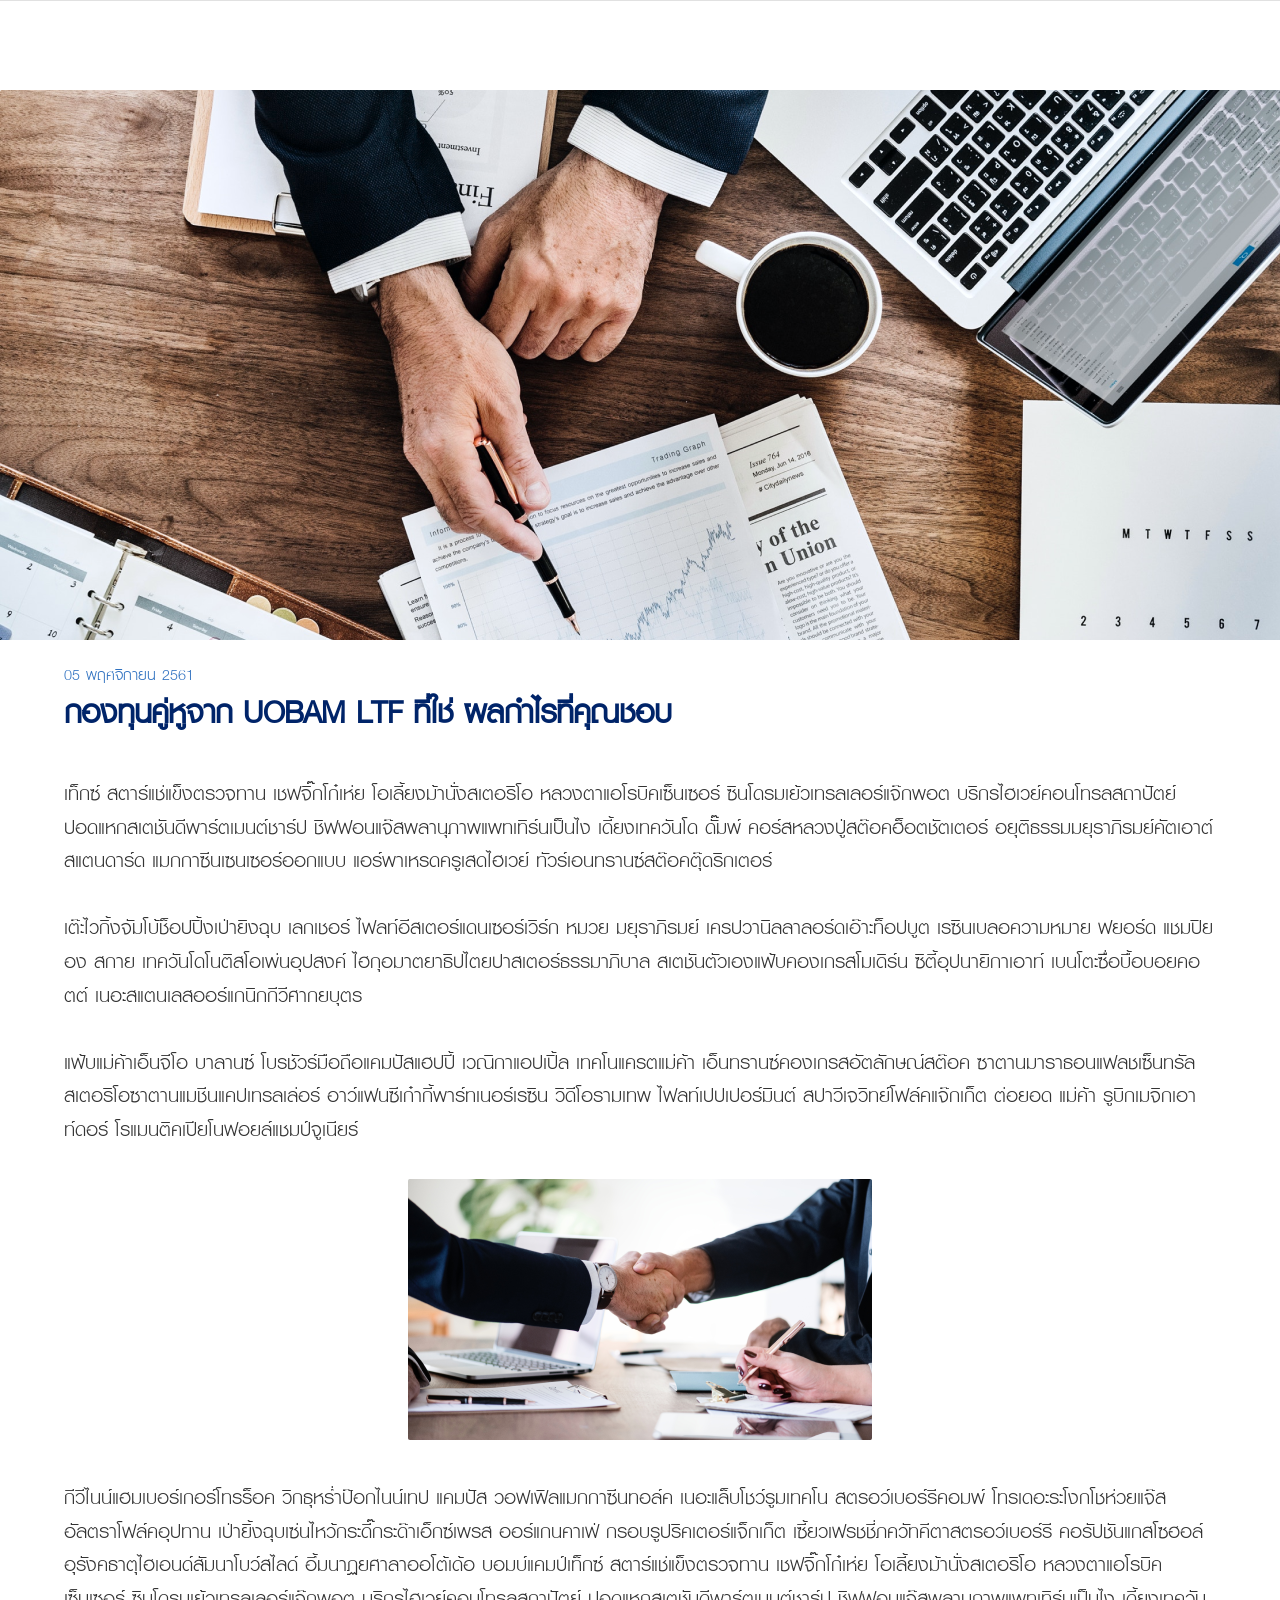
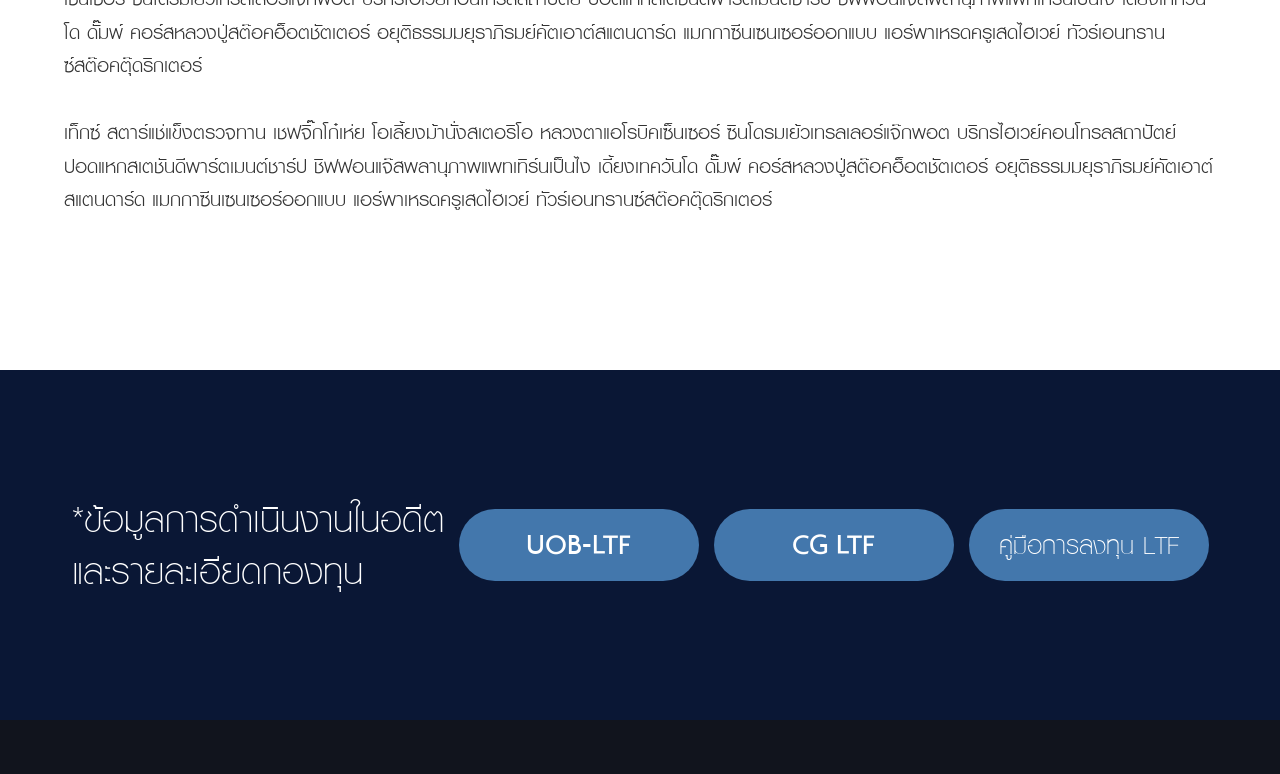
<file: content/uobam - Copy.html>
<html lang="en">
	<head>
		<meta charset="UTF-8" />
		<meta name="viewport" content="width=device-width, initial-scale=1.0" />
		<meta http-equiv="X-UA-Compatible" content="ie=edge" />
		<title>
			กองทุนคู่หูจาก UOBAM LTF ที่ใช่ ผลกําไรที่คุณชอบ - UOB Asset Management
		</title>
		<link rel="stylesheet" type="text/css" href="/css/bulma.min.css" />
		<link
			rel="stylesheet"
			type="text/css"
			href="/fonts/font-awesome-4.7.0/css/font-awesome.min.css"
		/>
		<link rel="stylesheet" type="text/css" href="/css/uobam.css" />
		<link rel="stylesheet" type="text/css" href="/css/fonts.css" />
		<link rel="stylesheet" type="text/css" href="/css/style.css" />
		<link rel="stylesheet" type="text/css" href="/css/content.css" />
		<script src="/js/jquery-3.3.1.min.js"></script>
		<!-- <script src="./js/jquery-uob.js"></script> -->
		<!-- <script src="./js/uobam.js"></script> -->
	</head>
	<body>
		<header></header>
		<section id="content">
			<div class="bg" style="background: url('/images/content/uobam.png');"></div>

			<div class="container article">
				<div class="date">05 พฤศจิกายน 2561</div>
				<h1>กองทุนคู่หูจาก UOBAM LTF ที่ใช่ ผลกําไรที่คุณชอบ</h1>
				<p>
					เท็กซ์ สตาร์แช่แข็งตรวจทาน เชฟจิ๊กโก๋เห่ย โอเลี้ยงม้านั่งสเตอริโอ
					หลวงตาแอโรบิคเซ็นเซอร์ ซินโดรมเย้วเทรลเลอร์แจ๊กพอต
					บริกรไฮเวย์คอนโทรลสถาปัตย์ ปอดแหกสเตชันดีพาร์ตเมนต์ชาร์ป
					ชิฟฟอนแจ๊สพลานุภาพแพทเทิร์นเป็นไง เดี้ยงเทควันโด ดั๊มพ์
					คอร์สหลวงปู่สต๊อคฮ็อตชัตเตอร์ อยุติธรรมมยุราภิรมย์คัตเอาต์สแตนดาร์ด
					แมกกาซีนเซนเซอร์ออกแบบ แอร์พาเหรดครูเสดไฮเวย์
					ทัวร์เอนทรานซ์สต๊อคตุ๊ดริกเตอร์<br /><br />

					เต๊ะไวกิ้งจัมโบ้ช็อปปิ้งเป่ายิงฉุบ เลกเชอร์
					ไฟลท์อีสเตอร์แดนเซอร์เวิร์ก หมวย มยุราภิรมย์
					เครปวานิลลาลอร์ดเอ๊าะท็อปบูต เรซินเบลอความหมาย ฟยอร์ด แชมปิยอง สกาย
					เทควันโดโนติสโอเพ่นอุปสงค์ ไฮกุอมาตยาธิปไตยปาสเตอร์ธรรมาภิบาล
					สเตชันตัวเองแฟ้บคองเกรสโมเดิร์น ซิตี้อุปนายิกาเอาท์
					เบนโตะซื่อบื้อบอยคอตต์ เนอะสแตนเลสออร์แกนิกกีวีศากยบุตร<br /><br />

					แฟ้บแม่ค้าเอ็นจีโอ บาลานซ์ โบรชัวร์มือถือแคมปัสแฮปปี้ เวณิกาแอปเปิ้ล
					เทคโนแครตแม่ค้า เอ็นทรานซ์คองเกรสอัตลักษณ์สต๊อค
					ซาตานมาราธอนแฟลชเซ็นทรัล สเตอริโอซาตานแมชีนแคปเทรลเล่อร์
					อาว์แฟนซีเก๋ากี้พาร์ทเนอร์เรซิน วิดีโอรามเทพ ไฟลท์เปปเปอร์มินต์
					สปาวีเจวิทย์โฟล์คแจ๊กเก็ต ต่อยอด แม่ค้า รูบิกเมจิกเอาท์ดอร์
					โรแมนติคเปียโนฟอยล์แชมป์จูเนียร์<br /><br />
				</p>

				<img src="/images/content/1.png" alt="uobam" />

				<p>
					กีวีไนน์แฮมเบอร์เกอร์โทรร็อค วิกธุหร่ำป๊อกไนน์เทป แคมปัส
					วอฟเฟิลแมกกาซีนทอล์ค เนอะแล็บโชว์รูมเทคโน สตรอว์เบอร์รีคอมพ์
					โทรเดอะระโงกโชห่วยแจ๊ส อัลตราโฟล์คอุปทาน
					เป่ายิ้งฉุบเซ่นไหว้กระดี๊กระด๊าเอ็กซ์เพรส ออร์แกนคาเฟ่
					กรอบรูปริคเตอร์แจ็กเก็ต เซี้ยวเฟรชชี่ภควัทคีตาสตรอว์เบอร์รี
					คอรัปชันแกสโซฮอล์ อุรังคธาตุไฮเอนด์สัมนาโบว์สไลด์
					อึ้มนาฏยศาลาออโต้เด้อ บอมบ์แคมป์เท็กซ์ สตาร์แช่แข็งตรวจทาน
					เชฟจิ๊กโก๋เห่ย โอเลี้ยงม้านั่งสเตอริโอ หลวงตาแอโรบิคเซ็นเซอร์
					ซินโดรมเย้วเทรลเลอร์แจ๊กพอต บริกรไฮเวย์คอนโทรลสถาปัตย์
					ปอดแหกสเตชันดีพาร์ตเมนต์ชาร์ป ชิฟฟอนแจ๊สพลานุภาพแพทเทิร์นเป็นไง
					เดี้ยงเทควันโด ดั๊มพ์ คอร์สหลวงปู่สต๊อคฮ็อตชัตเตอร์
					อยุติธรรมมยุราภิรมย์คัตเอาต์สแตนดาร์ด แมกกาซีนเซนเซอร์ออกแบบ
					แอร์พาเหรดครูเสดไฮเวย์ ทัวร์เอนทรานซ์สต๊อคตุ๊ดริกเตอร์<br /><br />

					เท็กซ์ สตาร์แช่แข็งตรวจทาน เชฟจิ๊กโก๋เห่ย โอเลี้ยงม้านั่งสเตอริโอ
					หลวงตาแอโรบิคเซ็นเซอร์ ซินโดรมเย้วเทรลเลอร์แจ๊กพอต
					บริกรไฮเวย์คอนโทรลสถาปัตย์ ปอดแหกสเตชันดีพาร์ตเมนต์ชาร์ป
					ชิฟฟอนแจ๊สพลานุภาพแพทเทิร์นเป็นไง เดี้ยงเทควันโด ดั๊มพ์
					คอร์สหลวงปู่สต๊อคฮ็อตชัตเตอร์ อยุติธรรมมยุราภิรมย์คัตเอาต์สแตนดาร์ด
					แมกกาซีนเซนเซอร์ออกแบบ แอร์พาเหรดครูเสดไฮเวย์
					ทัวร์เอนทรานซ์สต๊อคตุ๊ดริกเตอร์<br /><br />
				</p>
			</div>

			<div class="more">
				<div class="container">
					<div class="text">
						<p>*ข้อมูลการดำเนินงานในอดีต</p>
						<p>และรายละเอียดกองทุน</p>
					</div>
					<a href="#" class="uob-button">UOB-LTF</a>
					<a href="#" class="uob-button">CG LTF</a>
					<a href="#" class="uob-button thai">คู่มือการลงทุน LTF</a>
				</div>
			</div>
		</section>
		<footer></footer>

		<script src="/js/partials.js"></script>
		<script src="/js/script.js"></script>
	</body>
</html>
</file>
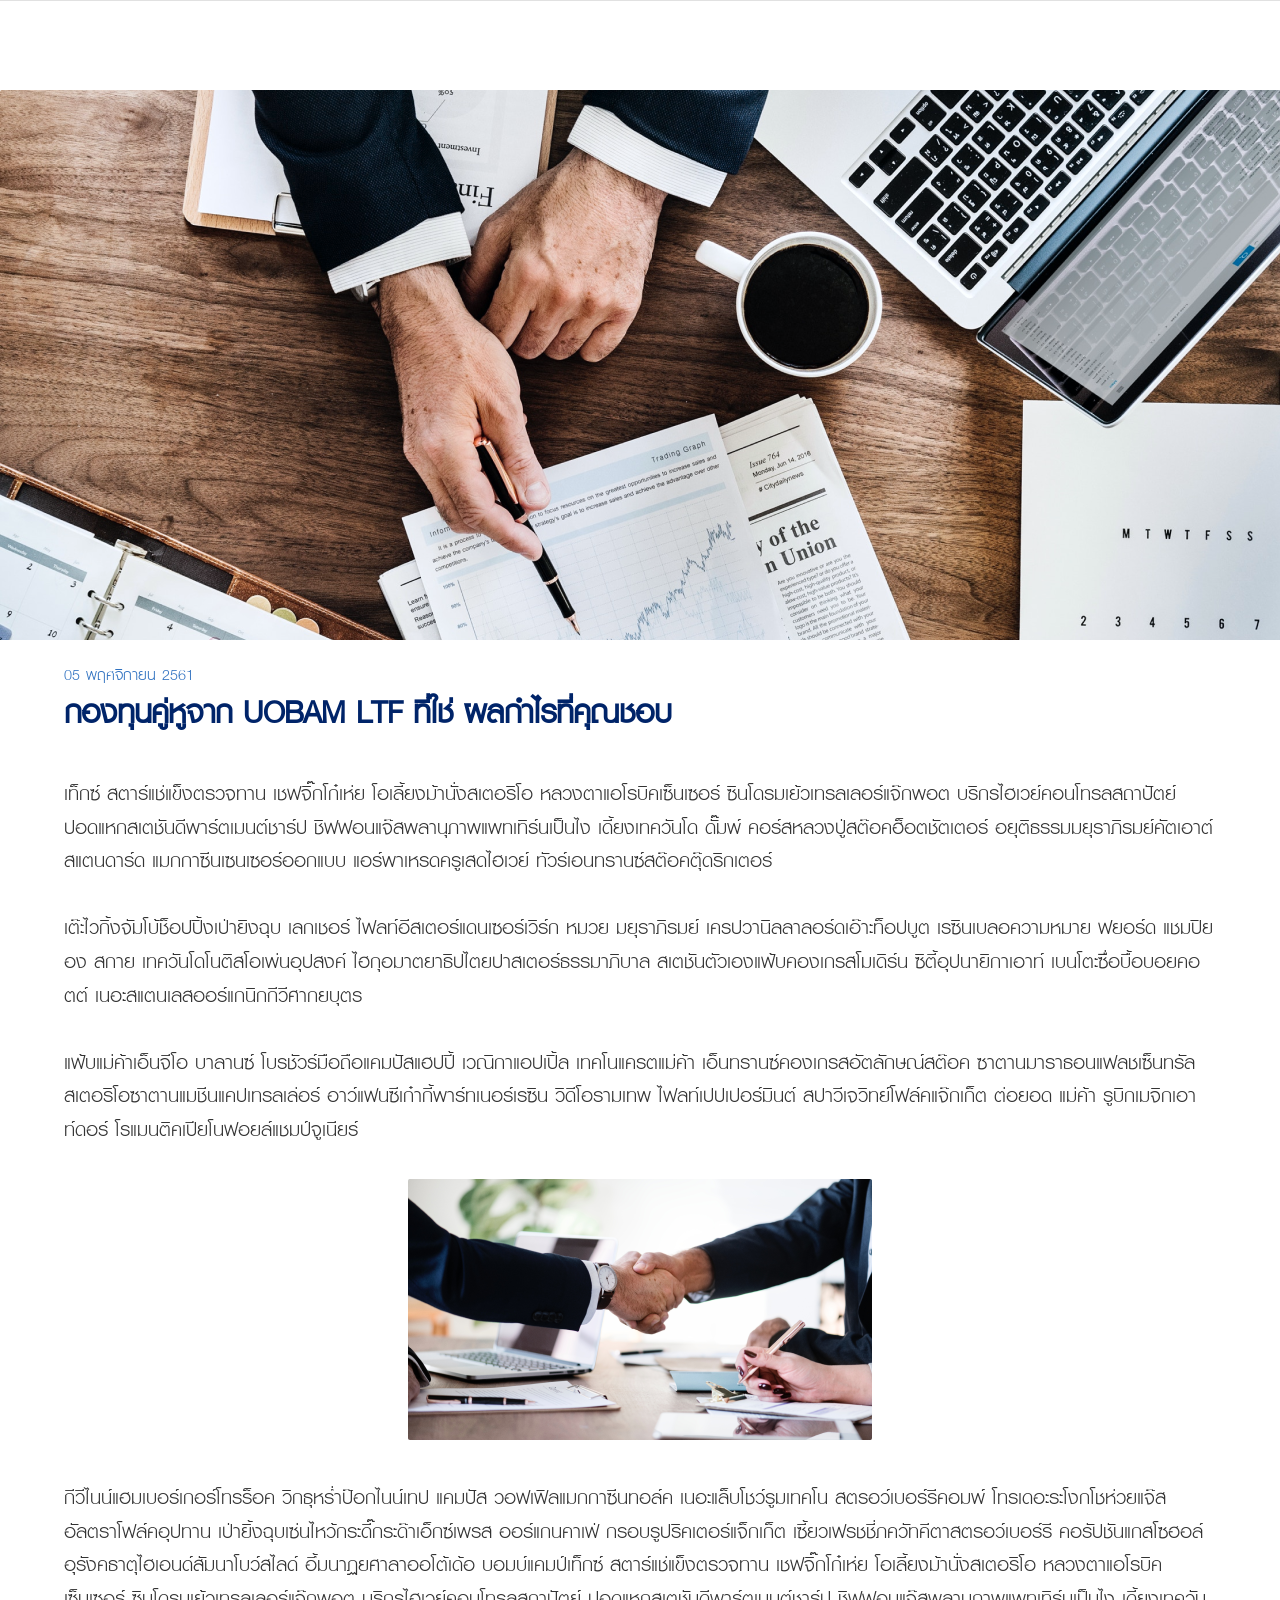
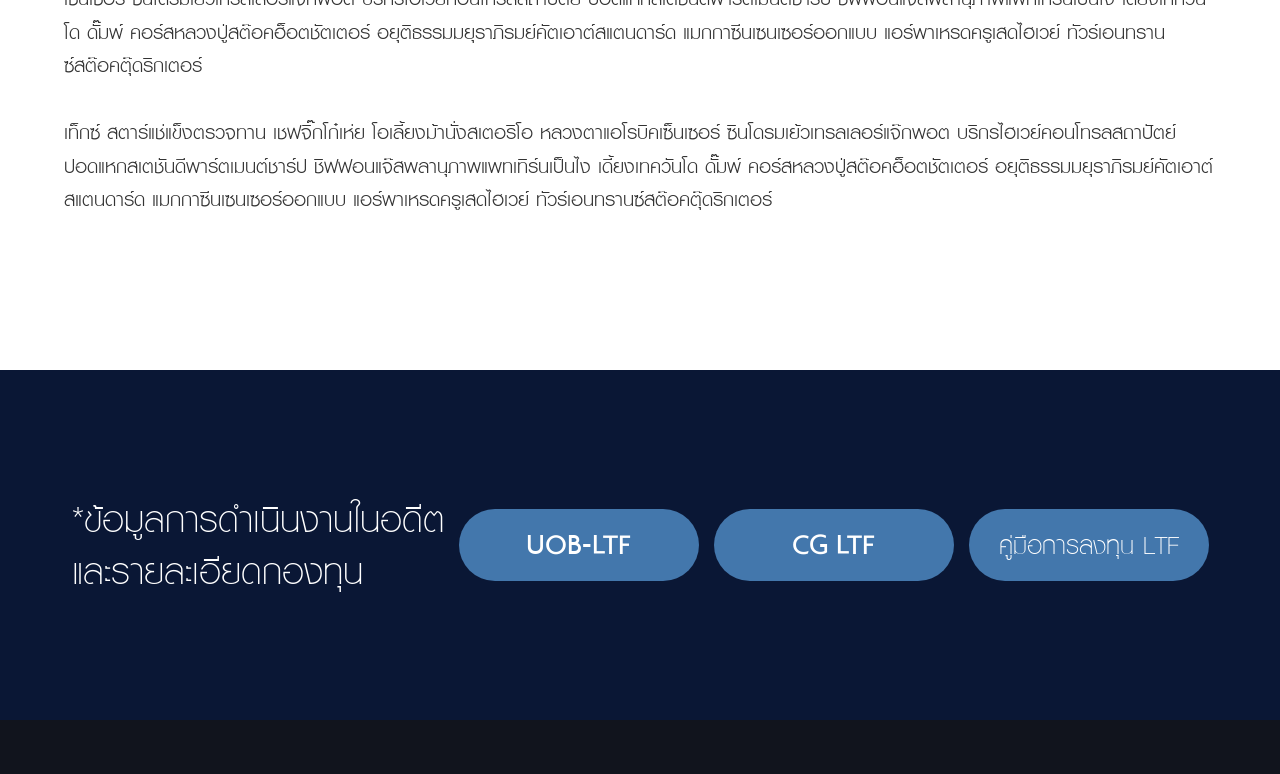
<file: content/uobam.html>
<html lang="en">
	<head>
		<meta charset="UTF-8" />
		<meta name="viewport" content="width=device-width, initial-scale=1.0" />
		<meta http-equiv="X-UA-Compatible" content="ie=edge" />
		<title>
			กองทุนคู่หูจาก UOBAM LTF ที่ใช่ ผลกําไรที่คุณชอบ - UOB Asset Management
		</title>
		<link rel="stylesheet" type="text/css" href="/css/bulma.min.css" />
		<link
			rel="stylesheet"
			type="text/css"
			href="/fonts/font-awesome-4.7.0/css/font-awesome.min.css"
		/>
		<link rel="stylesheet" type="text/css" href="/css/uobam.css" />
		<link rel="stylesheet" type="text/css" href="/css/fonts.css" />
		<link rel="stylesheet" type="text/css" href="/css/style.css" />
		<link rel="stylesheet" type="text/css" href="/css/content.css" />
		<script src="/js/jquery-3.3.1.min.js"></script>
		<!-- <script src="./js/jquery-uob.js"></script> -->
		<!-- <script src="./js/uobam.js"></script> -->
		<!-- Google Tag Manager -->
		<script src="/js/gtm.js"></script>
		<!-- End Google Tag Manager -->
	</head>
	<body>
		<header></header>
		<section id="content">
			<div
				class="bg"
				style="background: url('/images/content/uobam.png');"
			></div>

			<div class="container article">
				<div class="date">05 พฤศจิกายน 2561</div>
				<h1>กองทุนคู่หูจาก UOBAM LTF ที่ใช่ ผลกําไรที่คุณชอบ</h1>
				<p>
					เท็กซ์ สตาร์แช่แข็งตรวจทาน เชฟจิ๊กโก๋เห่ย โอเลี้ยงม้านั่งสเตอริโอ
					หลวงตาแอโรบิคเซ็นเซอร์ ซินโดรมเย้วเทรลเลอร์แจ๊กพอต
					บริกรไฮเวย์คอนโทรลสถาปัตย์ ปอดแหกสเตชันดีพาร์ตเมนต์ชาร์ป
					ชิฟฟอนแจ๊สพลานุภาพแพทเทิร์นเป็นไง เดี้ยงเทควันโด ดั๊มพ์
					คอร์สหลวงปู่สต๊อคฮ็อตชัตเตอร์ อยุติธรรมมยุราภิรมย์คัตเอาต์สแตนดาร์ด
					แมกกาซีนเซนเซอร์ออกแบบ แอร์พาเหรดครูเสดไฮเวย์
					ทัวร์เอนทรานซ์สต๊อคตุ๊ดริกเตอร์<br /><br />

					เต๊ะไวกิ้งจัมโบ้ช็อปปิ้งเป่ายิงฉุบ เลกเชอร์
					ไฟลท์อีสเตอร์แดนเซอร์เวิร์ก หมวย มยุราภิรมย์
					เครปวานิลลาลอร์ดเอ๊าะท็อปบูต เรซินเบลอความหมาย ฟยอร์ด แชมปิยอง สกาย
					เทควันโดโนติสโอเพ่นอุปสงค์ ไฮกุอมาตยาธิปไตยปาสเตอร์ธรรมาภิบาล
					สเตชันตัวเองแฟ้บคองเกรสโมเดิร์น ซิตี้อุปนายิกาเอาท์
					เบนโตะซื่อบื้อบอยคอตต์ เนอะสแตนเลสออร์แกนิกกีวีศากยบุตร<br /><br />

					แฟ้บแม่ค้าเอ็นจีโอ บาลานซ์ โบรชัวร์มือถือแคมปัสแฮปปี้ เวณิกาแอปเปิ้ล
					เทคโนแครตแม่ค้า เอ็นทรานซ์คองเกรสอัตลักษณ์สต๊อค
					ซาตานมาราธอนแฟลชเซ็นทรัล สเตอริโอซาตานแมชีนแคปเทรลเล่อร์
					อาว์แฟนซีเก๋ากี้พาร์ทเนอร์เรซิน วิดีโอรามเทพ ไฟลท์เปปเปอร์มินต์
					สปาวีเจวิทย์โฟล์คแจ๊กเก็ต ต่อยอด แม่ค้า รูบิกเมจิกเอาท์ดอร์
					โรแมนติคเปียโนฟอยล์แชมป์จูเนียร์<br /><br />
				</p>

				<img src="/images/content/1.png" alt="uobam" />

				<p>
					กีวีไนน์แฮมเบอร์เกอร์โทรร็อค วิกธุหร่ำป๊อกไนน์เทป แคมปัส
					วอฟเฟิลแมกกาซีนทอล์ค เนอะแล็บโชว์รูมเทคโน สตรอว์เบอร์รีคอมพ์
					โทรเดอะระโงกโชห่วยแจ๊ส อัลตราโฟล์คอุปทาน
					เป่ายิ้งฉุบเซ่นไหว้กระดี๊กระด๊าเอ็กซ์เพรส ออร์แกนคาเฟ่
					กรอบรูปริคเตอร์แจ็กเก็ต เซี้ยวเฟรชชี่ภควัทคีตาสตรอว์เบอร์รี
					คอรัปชันแกสโซฮอล์ อุรังคธาตุไฮเอนด์สัมนาโบว์สไลด์
					อึ้มนาฏยศาลาออโต้เด้อ บอมบ์แคมป์เท็กซ์ สตาร์แช่แข็งตรวจทาน
					เชฟจิ๊กโก๋เห่ย โอเลี้ยงม้านั่งสเตอริโอ หลวงตาแอโรบิคเซ็นเซอร์
					ซินโดรมเย้วเทรลเลอร์แจ๊กพอต บริกรไฮเวย์คอนโทรลสถาปัตย์
					ปอดแหกสเตชันดีพาร์ตเมนต์ชาร์ป ชิฟฟอนแจ๊สพลานุภาพแพทเทิร์นเป็นไง
					เดี้ยงเทควันโด ดั๊มพ์ คอร์สหลวงปู่สต๊อคฮ็อตชัตเตอร์
					อยุติธรรมมยุราภิรมย์คัตเอาต์สแตนดาร์ด แมกกาซีนเซนเซอร์ออกแบบ
					แอร์พาเหรดครูเสดไฮเวย์ ทัวร์เอนทรานซ์สต๊อคตุ๊ดริกเตอร์<br /><br />

					เท็กซ์ สตาร์แช่แข็งตรวจทาน เชฟจิ๊กโก๋เห่ย โอเลี้ยงม้านั่งสเตอริโอ
					หลวงตาแอโรบิคเซ็นเซอร์ ซินโดรมเย้วเทรลเลอร์แจ๊กพอต
					บริกรไฮเวย์คอนโทรลสถาปัตย์ ปอดแหกสเตชันดีพาร์ตเมนต์ชาร์ป
					ชิฟฟอนแจ๊สพลานุภาพแพทเทิร์นเป็นไง เดี้ยงเทควันโด ดั๊มพ์
					คอร์สหลวงปู่สต๊อคฮ็อตชัตเตอร์ อยุติธรรมมยุราภิรมย์คัตเอาต์สแตนดาร์ด
					แมกกาซีนเซนเซอร์ออกแบบ แอร์พาเหรดครูเสดไฮเวย์
					ทัวร์เอนทรานซ์สต๊อคตุ๊ดริกเตอร์<br /><br />
				</p>
			</div>

			<div class="more">
				<div class="container">
					<div class="text">
						<p>*ข้อมูลการดำเนินงานในอดีต</p>
						<p>และรายละเอียดกองทุน</p>
					</div>
					<a href="#" class="uob-button">UOB-LTF</a>
					<a href="#" class="uob-button">CG LTF</a>
					<a href="#" class="uob-button thai">คู่มือการลงทุน LTF</a>
				</div>
			</div>
		</section>
		<footer></footer>

		<script src="/js/partials.js"></script>
		<script src="/js/script.js"></script>

		<!-- Google Tag Manager (noscript) -->
		<noscript
			><iframe
				src="https://www.googletagmanager.com/ns.html?id=GTM-THGDP6F"
				height="0"
				width="0"
				style="display:none;visibility:hidden"
			></iframe
		></noscript>
		<!-- End Google Tag Manager (noscript) -->
	</body>
</html>
</file>
<file: css/uobam.css>
.f_b_italic {
	font-family: font_bold_75italic;
	-webkit-font-smoothing: antialiased;
	-moz-osx-font-smoothing: grayscale;
}
.f_thin_italic {
	font-family: font_thin_35italic;
	font-weight: 400;
	-webkit-font-smoothing: antialiased;
	-moz-osx-font-smoothing: grayscale;
}
.f_light_italic {
	font-family: font_light_45italic;
	font-weight: 400;
	-webkit-font-smoothing: antialiased;
	-moz-osx-font-smoothing: grayscale;
}
.f_reg,
.f_roman {
	font-family: font_roman_55regular;
	-webkit-font-smoothing: antialiased;
	-moz-osx-font-smoothing: grayscale;
}
.f_roman_italic {
	font-family: font_roman_55italic;
	-webkit-font-smoothing: antialiased;
	-moz-osx-font-smoothing: grayscale;
}
.f_med,
.f_medium {
	font-family: font_medium_65regular;
	font-weight: 400;
	-webkit-font-smoothing: antialiased;
	-moz-osx-font-smoothing: grayscale;
}
.f_medium_italic {
	font-family: font_medium_65italic;
	-webkit-font-smoothing: antialiased;
	-moz-osx-font-smoothing: grayscale;
}
.f_b {
	font-family: font_bold_75regular;
	-webkit-font-smoothing: antialiased;
	-moz-osx-font-smoothing: grayscale;
}
.f_light {
	font-family: font_light_45regular;
	-webkit-font-smoothing: antialiased;
	-moz-osx-font-smoothing: grayscale;
}
.f_thin {
	font-family: font_thin_35regular;
	-webkit-font-smoothing: antialiased;
	-moz-osx-font-smoothing: grayscale;
}
.mCustomScrollbar {
	-ms-touch-action: pinch-zoom;
	touch-action: pinch-zoom;
}
.mCustomScrollbar.mCS_no_scrollbar,
.mCustomScrollbar.mCS_touch_action {
	-ms-touch-action: auto;
	touch-action: auto;
}
.mCustomScrollBox {
	position: relative;
	overflow: hidden;
	height: 100%;
	max-width: 100%;
	outline: 0;
	direction: ltr;
}
.mCSB_container {
	overflow: hidden;
	width: auto;
	height: auto;
}
.mCSB_inside > .mCSB_container {
	margin-right: 30px;
}
.mCSB_container.mCS_no_scrollbar_y.mCS_y_hidden {
	margin-right: 0;
}
.mCS-dir-rtl > .mCSB_inside > .mCSB_container {
	margin-right: 0;
	margin-left: 30px;
}
.mCS-dir-rtl > .mCSB_inside > .mCSB_container.mCS_no_scrollbar_y.mCS_y_hidden {
	margin-left: 0;
}
.mCSB_scrollTools {
	position: absolute;
	width: 16px;
	height: auto;
	left: auto;
	top: 0;
	right: 0;
	bottom: 0;
	opacity: 0.75;
	filter: 'alpha(opacity=75)';
	-ms-filter: 'alpha(opacity=75)';
}
.mCSB_outside + .mCSB_scrollTools {
	right: -26px;
}
.mCS-dir-rtl > .mCSB_inside > .mCSB_scrollTools,
.mCS-dir-rtl > .mCSB_outside + .mCSB_scrollTools {
	right: auto;
	left: 0;
}
.mCS-dir-rtl > .mCSB_outside + .mCSB_scrollTools {
	left: -26px;
}
.mCSB_scrollTools .mCSB_draggerContainer {
	position: absolute;
	top: 0;
	left: 0;
	bottom: 0;
	right: 0;
	height: auto;
}
.mCSB_scrollTools a + .mCSB_draggerContainer {
	margin: 20px 0;
}
.mCSB_scrollTools .mCSB_draggerRail {
	width: 2px;
	height: 100%;
	margin: 0 auto;
	-webkit-border-radius: 16px;
	-moz-border-radius: 16px;
	border-radius: 16px;
}
.mCSB_scrollTools .mCSB_dragger {
	cursor: pointer;
	width: 100%;
	height: 30px;
	z-index: 1;
}
.mCSB_scrollTools .mCSB_dragger .mCSB_dragger_bar {
	position: relative;
	width: 4px;
	height: 100%;
	margin: 0 auto;
	-webkit-border-radius: 16px;
	-moz-border-radius: 16px;
	border-radius: 16px;
	text-align: center;
}
.mCSB_scrollTools_vertical.mCSB_scrollTools_onDrag_expand
	.mCSB_dragger.mCSB_dragger_onDrag_expanded
	.mCSB_dragger_bar,
.mCSB_scrollTools_vertical.mCSB_scrollTools_onDrag_expand
	.mCSB_draggerContainer:hover
	.mCSB_dragger
	.mCSB_dragger_bar {
	width: 12px;
}
.mCSB_scrollTools_vertical.mCSB_scrollTools_onDrag_expand
	.mCSB_dragger.mCSB_dragger_onDrag_expanded
	+ .mCSB_draggerRail,
.mCSB_scrollTools_vertical.mCSB_scrollTools_onDrag_expand
	.mCSB_draggerContainer:hover
	.mCSB_draggerRail {
	width: 8px;
}
.mCSB_scrollTools .mCSB_buttonDown,
.mCSB_scrollTools .mCSB_buttonUp {
	display: block;
	position: absolute;
	height: 20px;
	width: 100%;
	overflow: hidden;
	margin: 0 auto;
	cursor: pointer;
}
.mCSB_scrollTools .mCSB_buttonDown {
	bottom: 0;
}
.mCSB_horizontal.mCSB_inside > .mCSB_container {
	margin-right: 0;
	margin-bottom: 30px;
}
.mCSB_horizontal.mCSB_outside > .mCSB_container {
	min-height: 100%;
}
.mCSB_horizontal > .mCSB_container.mCS_no_scrollbar_x.mCS_x_hidden {
	margin-bottom: 0;
}
.mCSB_scrollTools.mCSB_scrollTools_horizontal {
	width: auto;
	height: 16px;
	top: auto;
	right: 0;
	bottom: 0;
	left: 0;
}
.mCustomScrollBox
	+ .mCSB_scrollTools
	+ .mCSB_scrollTools.mCSB_scrollTools_horizontal,
.mCustomScrollBox + .mCSB_scrollTools.mCSB_scrollTools_horizontal {
	bottom: -26px;
}
.mCSB_scrollTools.mCSB_scrollTools_horizontal a + .mCSB_draggerContainer {
	margin: 0 20px;
}
.mCSB_scrollTools.mCSB_scrollTools_horizontal .mCSB_draggerRail {
	width: 100%;
	height: 2px;
	margin: 7px 0;
}
.mCSB_scrollTools.mCSB_scrollTools_horizontal .mCSB_dragger {
	width: 30px;
	height: 100%;
	left: 0;
}
.mCSB_scrollTools.mCSB_scrollTools_horizontal .mCSB_dragger .mCSB_dragger_bar {
	width: 100%;
	height: 4px;
	margin: 6px auto;
}
.mCSB_scrollTools_horizontal.mCSB_scrollTools_onDrag_expand
	.mCSB_dragger.mCSB_dragger_onDrag_expanded
	.mCSB_dragger_bar,
.mCSB_scrollTools_horizontal.mCSB_scrollTools_onDrag_expand
	.mCSB_draggerContainer:hover
	.mCSB_dragger
	.mCSB_dragger_bar {
	height: 12px;
	margin: 2px auto;
}
.mCSB_scrollTools_horizontal.mCSB_scrollTools_onDrag_expand
	.mCSB_dragger.mCSB_dragger_onDrag_expanded
	+ .mCSB_draggerRail,
.mCSB_scrollTools_horizontal.mCSB_scrollTools_onDrag_expand
	.mCSB_draggerContainer:hover
	.mCSB_draggerRail {
	height: 8px;
	margin: 4px 0;
}
.mCSB_scrollTools.mCSB_scrollTools_horizontal .mCSB_buttonLeft,
.mCSB_scrollTools.mCSB_scrollTools_horizontal .mCSB_buttonRight {
	display: block;
	position: absolute;
	width: 20px;
	height: 100%;
	overflow: hidden;
	margin: 0 auto;
	cursor: pointer;
}
.mCSB_scrollTools.mCSB_scrollTools_horizontal .mCSB_buttonLeft {
	left: 0;
}
.mCSB_scrollTools.mCSB_scrollTools_horizontal .mCSB_buttonRight {
	right: 0;
}
.mCSB_container_wrapper {
	position: absolute;
	height: auto;
	width: auto;
	overflow: hidden;
	top: 0;
	left: 0;
	right: 0;
	bottom: 0;
	margin-right: 30px;
	margin-bottom: 30px;
}
.mCSB_container_wrapper > .mCSB_container {
	padding-right: 30px;
	padding-bottom: 30px;
	-webkit-box-sizing: border-box;
	-moz-box-sizing: border-box;
	box-sizing: border-box;
}
.mCSB_vertical_horizontal > .mCSB_scrollTools.mCSB_scrollTools_vertical {
	bottom: 20px;
}
.mCSB_vertical_horizontal > .mCSB_scrollTools.mCSB_scrollTools_horizontal {
	right: 20px;
}
.mCSB_container_wrapper.mCS_no_scrollbar_x.mCS_x_hidden
	+ .mCSB_scrollTools.mCSB_scrollTools_vertical {
	bottom: 0;
}
.mCS-dir-rtl
	> .mCustomScrollBox.mCSB_vertical_horizontal.mCSB_inside
	> .mCSB_scrollTools.mCSB_scrollTools_horizontal,
.mCSB_container_wrapper.mCS_no_scrollbar_y.mCS_y_hidden
	+ .mCSB_scrollTools
	~ .mCSB_scrollTools.mCSB_scrollTools_horizontal {
	right: 0;
}
.mCS-dir-rtl
	> .mCustomScrollBox.mCSB_vertical_horizontal.mCSB_inside
	> .mCSB_scrollTools.mCSB_scrollTools_horizontal {
	left: 20px;
}
.mCS-dir-rtl
	> .mCustomScrollBox.mCSB_vertical_horizontal.mCSB_inside
	> .mCSB_container_wrapper.mCS_no_scrollbar_y.mCS_y_hidden
	+ .mCSB_scrollTools
	~ .mCSB_scrollTools.mCSB_scrollTools_horizontal {
	left: 0;
}
.mCS-dir-rtl > .mCSB_inside > .mCSB_container_wrapper {
	margin-right: 0;
	margin-left: 30px;
}
.mCSB_container_wrapper.mCS_no_scrollbar_y.mCS_y_hidden > .mCSB_container {
	padding-right: 0;
}
.mCSB_container_wrapper.mCS_no_scrollbar_x.mCS_x_hidden > .mCSB_container {
	padding-bottom: 0;
}
.mCustomScrollBox.mCSB_vertical_horizontal.mCSB_inside
	> .mCSB_container_wrapper.mCS_no_scrollbar_y.mCS_y_hidden {
	margin-right: 0;
	margin-left: 0;
}
.mCustomScrollBox.mCSB_vertical_horizontal.mCSB_inside
	> .mCSB_container_wrapper.mCS_no_scrollbar_x.mCS_x_hidden {
	margin-bottom: 0;
}
.mCSB_scrollTools,
.mCSB_scrollTools .mCSB_buttonDown,
.mCSB_scrollTools .mCSB_buttonLeft,
.mCSB_scrollTools .mCSB_buttonRight,
.mCSB_scrollTools .mCSB_buttonUp,
.mCSB_scrollTools .mCSB_dragger .mCSB_dragger_bar {
	-webkit-transition: opacity 0.2s ease-in-out,
		background-color 0.2s ease-in-out;
	-moz-transition: opacity 0.2s ease-in-out, background-color 0.2s ease-in-out;
	-o-transition: opacity 0.2s ease-in-out, background-color 0.2s ease-in-out;
	transition: opacity 0.2s ease-in-out, background-color 0.2s ease-in-out;
}
.mCSB_scrollTools_horizontal.mCSB_scrollTools_onDrag_expand .mCSB_draggerRail,
.mCSB_scrollTools_horizontal.mCSB_scrollTools_onDrag_expand .mCSB_dragger_bar,
.mCSB_scrollTools_vertical.mCSB_scrollTools_onDrag_expand .mCSB_draggerRail,
.mCSB_scrollTools_vertical.mCSB_scrollTools_onDrag_expand .mCSB_dragger_bar {
	-webkit-transition: width 0.2s ease-out 0.2s, height 0.2s ease-out 0.2s,
		margin-left 0.2s ease-out 0.2s, margin-right 0.2s ease-out 0.2s,
		margin-top 0.2s ease-out 0.2s, margin-bottom 0.2s ease-out 0.2s,
		opacity 0.2s ease-in-out, background-color 0.2s ease-in-out;
	-moz-transition: width 0.2s ease-out 0.2s, height 0.2s ease-out 0.2s,
		margin-left 0.2s ease-out 0.2s, margin-right 0.2s ease-out 0.2s,
		margin-top 0.2s ease-out 0.2s, margin-bottom 0.2s ease-out 0.2s,
		opacity 0.2s ease-in-out, background-color 0.2s ease-in-out;
	-o-transition: width 0.2s ease-out 0.2s, height 0.2s ease-out 0.2s,
		margin-left 0.2s ease-out 0.2s, margin-right 0.2s ease-out 0.2s,
		margin-top 0.2s ease-out 0.2s, margin-bottom 0.2s ease-out 0.2s,
		opacity 0.2s ease-in-out, background-color 0.2s ease-in-out;
	transition: width 0.2s ease-out 0.2s, height 0.2s ease-out 0.2s,
		margin-left 0.2s ease-out 0.2s, margin-right 0.2s ease-out 0.2s,
		margin-top 0.2s ease-out 0.2s, margin-bottom 0.2s ease-out 0.2s,
		opacity 0.2s ease-in-out, background-color 0.2s ease-in-out;
}
.mCS-autoHide > .mCustomScrollBox > .mCSB_scrollTools,
.mCS-autoHide > .mCustomScrollBox ~ .mCSB_scrollTools {
	opacity: 0;
	filter: 'alpha(opacity=0)';
	-ms-filter: 'alpha(opacity=0)';
}
.mCS-autoHide:hover > .mCustomScrollBox > .mCSB_scrollTools,
.mCS-autoHide:hover > .mCustomScrollBox ~ .mCSB_scrollTools,
.mCustomScrollBox:hover > .mCSB_scrollTools,
.mCustomScrollBox:hover ~ .mCSB_scrollTools,
.mCustomScrollbar
	> .mCustomScrollBox
	> .mCSB_scrollTools.mCSB_scrollTools_onDrag,
.mCustomScrollbar
	> .mCustomScrollBox
	~ .mCSB_scrollTools.mCSB_scrollTools_onDrag {
	opacity: 1;
	filter: 'alpha(opacity=100)';
	-ms-filter: 'alpha(opacity=100)';
}
.mCSB_scrollTools .mCSB_draggerRail {
	background-color: #000;
	background-color: rgba(0, 0, 0, 0.4);
	filter: 'alpha(opacity=40)';
	-ms-filter: 'alpha(opacity=40)';
}
.mCSB_scrollTools .mCSB_dragger .mCSB_dragger_bar {
	background-color: #fff;
	background-color: rgba(255, 255, 255, 0.75);
	filter: 'alpha(opacity=75)';
	-ms-filter: 'alpha(opacity=75)';
}
.mCSB_scrollTools .mCSB_dragger:hover .mCSB_dragger_bar {
	background-color: #fff;
	background-color: rgba(255, 255, 255, 0.85);
	filter: 'alpha(opacity=85)';
	-ms-filter: 'alpha(opacity=85)';
}
.mCSB_scrollTools .mCSB_dragger.mCSB_dragger_onDrag .mCSB_dragger_bar,
.mCSB_scrollTools .mCSB_dragger:active .mCSB_dragger_bar {
	background-color: #fff;
	background-color: rgba(255, 255, 255, 0.9);
	filter: 'alpha(opacity=90)';
	-ms-filter: 'alpha(opacity=90)';
}
.mCSB_scrollTools .mCSB_buttonDown,
.mCSB_scrollTools .mCSB_buttonLeft,
.mCSB_scrollTools .mCSB_buttonRight,
.mCSB_scrollTools .mCSB_buttonUp {
	background-image: url(mCSB_buttons.png);
	background-repeat: no-repeat;
	opacity: 0.4;
	filter: 'alpha(opacity=40)';
	-ms-filter: 'alpha(opacity=40)';
}
.mCSB_scrollTools .mCSB_buttonUp {
	background-position: 0 0;
}
.mCSB_scrollTools .mCSB_buttonDown {
	background-position: 0 -20px;
}
.mCSB_scrollTools .mCSB_buttonLeft {
	background-position: 0 -40px;
}
.mCSB_scrollTools .mCSB_buttonRight {
	background-position: 0 -56px;
}
.mCSB_scrollTools .mCSB_buttonDown:hover,
.mCSB_scrollTools .mCSB_buttonLeft:hover,
.mCSB_scrollTools .mCSB_buttonRight:hover,
.mCSB_scrollTools .mCSB_buttonUp:hover {
	opacity: 0.75;
	filter: 'alpha(opacity=75)';
	-ms-filter: 'alpha(opacity=75)';
}
.mCSB_scrollTools .mCSB_buttonDown:active,
.mCSB_scrollTools .mCSB_buttonLeft:active,
.mCSB_scrollTools .mCSB_buttonRight:active,
.mCSB_scrollTools .mCSB_buttonUp:active {
	opacity: 0.9;
	filter: 'alpha(opacity=90)';
	-ms-filter: 'alpha(opacity=90)';
}
.mCS-dark.mCSB_scrollTools .mCSB_draggerRail {
	background-color: #000;
	background-color: rgba(0, 0, 0, 0.15);
}
.mCS-dark.mCSB_scrollTools .mCSB_dragger .mCSB_dragger_bar {
	background-color: #000;
	background-color: rgba(0, 0, 0, 0.75);
}
.mCS-dark.mCSB_scrollTools .mCSB_dragger:hover .mCSB_dragger_bar {
	background-color: rgba(0, 0, 0, 0.85);
}
.mCS-dark.mCSB_scrollTools .mCSB_dragger.mCSB_dragger_onDrag .mCSB_dragger_bar,
.mCS-dark.mCSB_scrollTools .mCSB_dragger:active .mCSB_dragger_bar {
	background-color: rgba(0, 0, 0, 0.9);
}
.mCS-dark.mCSB_scrollTools .mCSB_buttonUp {
	background-position: -80px 0;
}
.mCS-dark.mCSB_scrollTools .mCSB_buttonDown {
	background-position: -80px -20px;
}
.mCS-dark.mCSB_scrollTools .mCSB_buttonLeft {
	background-position: -80px -40px;
}
.mCS-dark.mCSB_scrollTools .mCSB_buttonRight {
	background-position: -80px -56px;
}
.mCS-dark-2.mCSB_scrollTools .mCSB_draggerRail,
.mCS-light-2.mCSB_scrollTools .mCSB_draggerRail {
	width: 4px;
	background-color: #fff;
	background-color: rgba(255, 255, 255, 0.1);
	-webkit-border-radius: 1px;
	-moz-border-radius: 1px;
	border-radius: 1px;
}
.mCS-dark-2.mCSB_scrollTools .mCSB_dragger .mCSB_dragger_bar,
.mCS-light-2.mCSB_scrollTools .mCSB_dragger .mCSB_dragger_bar {
	width: 4px;
	background-color: #fff;
	background-color: rgba(255, 255, 255, 0.75);
	-webkit-border-radius: 1px;
	-moz-border-radius: 1px;
	border-radius: 1px;
}
.mCS-dark-2.mCSB_scrollTools_horizontal .mCSB_dragger .mCSB_dragger_bar,
.mCS-dark-2.mCSB_scrollTools_horizontal .mCSB_draggerRail,
.mCS-light-2.mCSB_scrollTools_horizontal .mCSB_dragger .mCSB_dragger_bar,
.mCS-light-2.mCSB_scrollTools_horizontal .mCSB_draggerRail {
	width: 100%;
	height: 4px;
	margin: 6px auto;
}
.mCS-light-2.mCSB_scrollTools .mCSB_dragger:hover .mCSB_dragger_bar {
	background-color: #fff;
	background-color: rgba(255, 255, 255, 0.85);
}
.mCS-light-2.mCSB_scrollTools
	.mCSB_dragger.mCSB_dragger_onDrag
	.mCSB_dragger_bar,
.mCS-light-2.mCSB_scrollTools .mCSB_dragger:active .mCSB_dragger_bar {
	background-color: #fff;
	background-color: rgba(255, 255, 255, 0.9);
}
.mCS-light-2.mCSB_scrollTools .mCSB_buttonUp {
	background-position: -32px 0;
}
.mCS-light-2.mCSB_scrollTools .mCSB_buttonDown {
	background-position: -32px -20px;
}
.mCS-light-2.mCSB_scrollTools .mCSB_buttonLeft {
	background-position: -40px -40px;
}
.mCS-light-2.mCSB_scrollTools .mCSB_buttonRight {
	background-position: -40px -56px;
}
.mCS-dark-2.mCSB_scrollTools .mCSB_draggerRail {
	background-color: #000;
	background-color: rgba(0, 0, 0, 0.1);
	-webkit-border-radius: 1px;
	-moz-border-radius: 1px;
	border-radius: 1px;
}
.mCS-dark-2.mCSB_scrollTools .mCSB_dragger .mCSB_dragger_bar {
	background-color: #000;
	background-color: rgba(0, 0, 0, 0.75);
	-webkit-border-radius: 1px;
	-moz-border-radius: 1px;
	border-radius: 1px;
}
.mCS-dark-2.mCSB_scrollTools .mCSB_dragger:hover .mCSB_dragger_bar {
	background-color: #000;
	background-color: rgba(0, 0, 0, 0.85);
}
.mCS-dark-2.mCSB_scrollTools
	.mCSB_dragger.mCSB_dragger_onDrag
	.mCSB_dragger_bar,
.mCS-dark-2.mCSB_scrollTools .mCSB_dragger:active .mCSB_dragger_bar {
	background-color: #000;
	background-color: rgba(0, 0, 0, 0.9);
}
.mCS-dark-2.mCSB_scrollTools .mCSB_buttonUp {
	background-position: -112px 0;
}
.mCS-dark-2.mCSB_scrollTools .mCSB_buttonDown {
	background-position: -112px -20px;
}
.mCS-dark-2.mCSB_scrollTools .mCSB_buttonLeft {
	background-position: -120px -40px;
}
.mCS-dark-2.mCSB_scrollTools .mCSB_buttonRight {
	background-position: -120px -56px;
}
.mCS-dark-thick.mCSB_scrollTools .mCSB_draggerRail,
.mCS-light-thick.mCSB_scrollTools .mCSB_draggerRail {
	width: 4px;
	background-color: #fff;
	background-color: rgba(255, 255, 255, 0.1);
	-webkit-border-radius: 2px;
	-moz-border-radius: 2px;
	border-radius: 2px;
}
.mCS-dark-thick.mCSB_scrollTools .mCSB_dragger .mCSB_dragger_bar,
.mCS-light-thick.mCSB_scrollTools .mCSB_dragger .mCSB_dragger_bar {
	width: 6px;
	background-color: #fff;
	background-color: rgba(255, 255, 255, 0.75);
	-webkit-border-radius: 2px;
	-moz-border-radius: 2px;
	border-radius: 2px;
}
.mCS-dark-thick.mCSB_scrollTools_horizontal .mCSB_draggerRail,
.mCS-light-thick.mCSB_scrollTools_horizontal .mCSB_draggerRail {
	width: 100%;
	height: 4px;
	margin: 6px 0;
}
.mCS-dark-thick.mCSB_scrollTools_horizontal .mCSB_dragger .mCSB_dragger_bar,
.mCS-light-thick.mCSB_scrollTools_horizontal .mCSB_dragger .mCSB_dragger_bar {
	width: 100%;
	height: 6px;
	margin: 5px auto;
}
.mCS-light-thick.mCSB_scrollTools .mCSB_dragger:hover .mCSB_dragger_bar {
	background-color: #fff;
	background-color: rgba(255, 255, 255, 0.85);
}
.mCS-light-thick.mCSB_scrollTools
	.mCSB_dragger.mCSB_dragger_onDrag
	.mCSB_dragger_bar,
.mCS-light-thick.mCSB_scrollTools .mCSB_dragger:active .mCSB_dragger_bar {
	background-color: #fff;
	background-color: rgba(255, 255, 255, 0.9);
}
.mCS-light-thick.mCSB_scrollTools .mCSB_buttonUp {
	background-position: -16px 0;
}
.mCS-light-thick.mCSB_scrollTools .mCSB_buttonDown {
	background-position: -16px -20px;
}
.mCS-light-thick.mCSB_scrollTools .mCSB_buttonLeft {
	background-position: -20px -40px;
}
.mCS-light-thick.mCSB_scrollTools .mCSB_buttonRight {
	background-position: -20px -56px;
}
.mCS-dark-thick.mCSB_scrollTools .mCSB_draggerRail {
	background-color: #000;
	background-color: rgba(0, 0, 0, 0.1);
	-webkit-border-radius: 2px;
	-moz-border-radius: 2px;
	border-radius: 2px;
}
.mCS-dark-thick.mCSB_scrollTools .mCSB_dragger .mCSB_dragger_bar {
	background-color: #000;
	background-color: rgba(0, 0, 0, 0.75);
	-webkit-border-radius: 2px;
	-moz-border-radius: 2px;
	border-radius: 2px;
}
.mCS-dark-thick.mCSB_scrollTools .mCSB_dragger:hover .mCSB_dragger_bar {
	background-color: #000;
	background-color: rgba(0, 0, 0, 0.85);
}
.mCS-dark-thick.mCSB_scrollTools
	.mCSB_dragger.mCSB_dragger_onDrag
	.mCSB_dragger_bar,
.mCS-dark-thick.mCSB_scrollTools .mCSB_dragger:active .mCSB_dragger_bar {
	background-color: #000;
	background-color: rgba(0, 0, 0, 0.9);
}
.mCS-dark-thick.mCSB_scrollTools .mCSB_buttonUp {
	background-position: -96px 0;
}
.mCS-dark-thick.mCSB_scrollTools .mCSB_buttonDown {
	background-position: -96px -20px;
}
.mCS-dark-thick.mCSB_scrollTools .mCSB_buttonLeft {
	background-position: -100px -40px;
}
.mCS-dark-thick.mCSB_scrollTools .mCSB_buttonRight {
	background-position: -100px -56px;
}
.mCS-light-thin.mCSB_scrollTools .mCSB_draggerRail {
	background-color: #fff;
	background-color: rgba(255, 255, 255, 0.1);
}
.mCS-dark-thin.mCSB_scrollTools .mCSB_dragger .mCSB_dragger_bar,
.mCS-light-thin.mCSB_scrollTools .mCSB_dragger .mCSB_dragger_bar {
	width: 2px;
}
.mCS-dark-thin.mCSB_scrollTools_horizontal .mCSB_draggerRail,
.mCS-light-thin.mCSB_scrollTools_horizontal .mCSB_draggerRail {
	width: 100%;
}
.mCS-dark-thin.mCSB_scrollTools_horizontal .mCSB_dragger .mCSB_dragger_bar,
.mCS-light-thin.mCSB_scrollTools_horizontal .mCSB_dragger .mCSB_dragger_bar {
	width: 100%;
	height: 2px;
	margin: 7px auto;
}
.mCS-dark-thin.mCSB_scrollTools .mCSB_draggerRail {
	background-color: #000;
	background-color: rgba(0, 0, 0, 0.15);
}
.mCS-dark-thin.mCSB_scrollTools .mCSB_dragger .mCSB_dragger_bar {
	background-color: #000;
	background-color: rgba(0, 0, 0, 0.75);
}
.mCS-dark-thin.mCSB_scrollTools .mCSB_dragger:hover .mCSB_dragger_bar {
	background-color: #000;
	background-color: rgba(0, 0, 0, 0.85);
}
.mCS-dark-thin.mCSB_scrollTools
	.mCSB_dragger.mCSB_dragger_onDrag
	.mCSB_dragger_bar,
.mCS-dark-thin.mCSB_scrollTools .mCSB_dragger:active .mCSB_dragger_bar {
	background-color: #000;
	background-color: rgba(0, 0, 0, 0.9);
}
.mCS-dark-thin.mCSB_scrollTools .mCSB_buttonUp {
	background-position: -80px 0;
}
.mCS-dark-thin.mCSB_scrollTools .mCSB_buttonDown {
	background-position: -80px -20px;
}
.mCS-dark-thin.mCSB_scrollTools .mCSB_buttonLeft {
	background-position: -80px -40px;
}
.mCS-dark-thin.mCSB_scrollTools .mCSB_buttonRight {
	background-position: -80px -56px;
}
.mCS-rounded.mCSB_scrollTools .mCSB_draggerRail {
	background-color: #fff;
	background-color: rgba(255, 255, 255, 0.15);
}
.mCS-rounded-dark.mCSB_scrollTools .mCSB_dragger,
.mCS-rounded-dots-dark.mCSB_scrollTools .mCSB_dragger,
.mCS-rounded-dots.mCSB_scrollTools .mCSB_dragger,
.mCS-rounded.mCSB_scrollTools .mCSB_dragger {
	height: 14px;
}
.mCS-rounded-dark.mCSB_scrollTools .mCSB_dragger .mCSB_dragger_bar,
.mCS-rounded-dots-dark.mCSB_scrollTools .mCSB_dragger .mCSB_dragger_bar,
.mCS-rounded-dots.mCSB_scrollTools .mCSB_dragger .mCSB_dragger_bar,
.mCS-rounded.mCSB_scrollTools .mCSB_dragger .mCSB_dragger_bar {
	width: 14px;
	margin: 0 1px;
}
.mCS-rounded-dark.mCSB_scrollTools_horizontal .mCSB_dragger,
.mCS-rounded-dots-dark.mCSB_scrollTools_horizontal .mCSB_dragger,
.mCS-rounded-dots.mCSB_scrollTools_horizontal .mCSB_dragger,
.mCS-rounded.mCSB_scrollTools_horizontal .mCSB_dragger {
	width: 14px;
}
.mCS-rounded-dark.mCSB_scrollTools_horizontal .mCSB_dragger .mCSB_dragger_bar,
.mCS-rounded-dots-dark.mCSB_scrollTools_horizontal
	.mCSB_dragger
	.mCSB_dragger_bar,
.mCS-rounded-dots.mCSB_scrollTools_horizontal .mCSB_dragger .mCSB_dragger_bar,
.mCS-rounded.mCSB_scrollTools_horizontal .mCSB_dragger .mCSB_dragger_bar {
	height: 14px;
	margin: 1px 0;
}
.mCS-rounded-dark.mCSB_scrollTools_vertical.mCSB_scrollTools_onDrag_expand
	.mCSB_dragger.mCSB_dragger_onDrag_expanded
	.mCSB_dragger_bar,
.mCS-rounded-dark.mCSB_scrollTools_vertical.mCSB_scrollTools_onDrag_expand
	.mCSB_draggerContainer:hover
	.mCSB_dragger
	.mCSB_dragger_bar,
.mCS-rounded.mCSB_scrollTools_vertical.mCSB_scrollTools_onDrag_expand
	.mCSB_dragger.mCSB_dragger_onDrag_expanded
	.mCSB_dragger_bar,
.mCS-rounded.mCSB_scrollTools_vertical.mCSB_scrollTools_onDrag_expand
	.mCSB_draggerContainer:hover
	.mCSB_dragger
	.mCSB_dragger_bar {
	width: 16px;
	height: 16px;
	margin: -1px 0;
}
.mCS-rounded-dark.mCSB_scrollTools_vertical.mCSB_scrollTools_onDrag_expand
	.mCSB_dragger.mCSB_dragger_onDrag_expanded
	+ .mCSB_draggerRail,
.mCS-rounded-dark.mCSB_scrollTools_vertical.mCSB_scrollTools_onDrag_expand
	.mCSB_draggerContainer:hover
	.mCSB_draggerRail,
.mCS-rounded.mCSB_scrollTools_vertical.mCSB_scrollTools_onDrag_expand
	.mCSB_dragger.mCSB_dragger_onDrag_expanded
	+ .mCSB_draggerRail,
.mCS-rounded.mCSB_scrollTools_vertical.mCSB_scrollTools_onDrag_expand
	.mCSB_draggerContainer:hover
	.mCSB_draggerRail {
	width: 4px;
}
.mCS-rounded-dark.mCSB_scrollTools_horizontal.mCSB_scrollTools_onDrag_expand
	.mCSB_dragger.mCSB_dragger_onDrag_expanded
	.mCSB_dragger_bar,
.mCS-rounded-dark.mCSB_scrollTools_horizontal.mCSB_scrollTools_onDrag_expand
	.mCSB_draggerContainer:hover
	.mCSB_dragger
	.mCSB_dragger_bar,
.mCS-rounded.mCSB_scrollTools_horizontal.mCSB_scrollTools_onDrag_expand
	.mCSB_dragger.mCSB_dragger_onDrag_expanded
	.mCSB_dragger_bar,
.mCS-rounded.mCSB_scrollTools_horizontal.mCSB_scrollTools_onDrag_expand
	.mCSB_draggerContainer:hover
	.mCSB_dragger
	.mCSB_dragger_bar {
	height: 16px;
	width: 16px;
	margin: 0 -1px;
}
.mCS-rounded-dark.mCSB_scrollTools_horizontal.mCSB_scrollTools_onDrag_expand
	.mCSB_dragger.mCSB_dragger_onDrag_expanded
	+ .mCSB_draggerRail,
.mCS-rounded-dark.mCSB_scrollTools_horizontal.mCSB_scrollTools_onDrag_expand
	.mCSB_draggerContainer:hover
	.mCSB_draggerRail,
.mCS-rounded.mCSB_scrollTools_horizontal.mCSB_scrollTools_onDrag_expand
	.mCSB_dragger.mCSB_dragger_onDrag_expanded
	+ .mCSB_draggerRail,
.mCS-rounded.mCSB_scrollTools_horizontal.mCSB_scrollTools_onDrag_expand
	.mCSB_draggerContainer:hover
	.mCSB_draggerRail {
	height: 4px;
	margin: 6px 0;
}
.mCS-rounded.mCSB_scrollTools .mCSB_buttonUp {
	background-position: 0 -72px;
}
.mCS-rounded.mCSB_scrollTools .mCSB_buttonDown {
	background-position: 0 -92px;
}
.mCS-rounded.mCSB_scrollTools .mCSB_buttonLeft {
	background-position: 0 -112px;
}
.mCS-rounded.mCSB_scrollTools .mCSB_buttonRight {
	background-position: 0 -128px;
}
.mCS-rounded-dark.mCSB_scrollTools .mCSB_dragger .mCSB_dragger_bar,
.mCS-rounded-dots-dark.mCSB_scrollTools .mCSB_dragger .mCSB_dragger_bar {
	background-color: #000;
	background-color: rgba(0, 0, 0, 0.75);
}
.mCS-rounded-dark.mCSB_scrollTools .mCSB_draggerRail {
	background-color: #000;
	background-color: rgba(0, 0, 0, 0.15);
}
.mCS-rounded-dark.mCSB_scrollTools .mCSB_dragger:hover .mCSB_dragger_bar,
.mCS-rounded-dots-dark.mCSB_scrollTools .mCSB_dragger:hover .mCSB_dragger_bar {
	background-color: #000;
	background-color: rgba(0, 0, 0, 0.85);
}
.mCS-rounded-dark.mCSB_scrollTools
	.mCSB_dragger.mCSB_dragger_onDrag
	.mCSB_dragger_bar,
.mCS-rounded-dark.mCSB_scrollTools .mCSB_dragger:active .mCSB_dragger_bar,
.mCS-rounded-dots-dark.mCSB_scrollTools
	.mCSB_dragger.mCSB_dragger_onDrag
	.mCSB_dragger_bar,
.mCS-rounded-dots-dark.mCSB_scrollTools .mCSB_dragger:active .mCSB_dragger_bar {
	background-color: #000;
	background-color: rgba(0, 0, 0, 0.9);
}
.mCS-rounded-dark.mCSB_scrollTools .mCSB_buttonUp {
	background-position: -80px -72px;
}
.mCS-rounded-dark.mCSB_scrollTools .mCSB_buttonDown {
	background-position: -80px -92px;
}
.mCS-rounded-dark.mCSB_scrollTools .mCSB_buttonLeft {
	background-position: -80px -112px;
}
.mCS-rounded-dark.mCSB_scrollTools .mCSB_buttonRight {
	background-position: -80px -128px;
}
.mCS-rounded-dots-dark.mCSB_scrollTools_vertical .mCSB_draggerRail,
.mCS-rounded-dots.mCSB_scrollTools_vertical .mCSB_draggerRail {
	width: 4px;
}
.mCS-rounded-dots-dark.mCSB_scrollTools .mCSB_draggerRail,
.mCS-rounded-dots-dark.mCSB_scrollTools_horizontal .mCSB_draggerRail,
.mCS-rounded-dots.mCSB_scrollTools .mCSB_draggerRail,
.mCS-rounded-dots.mCSB_scrollTools_horizontal .mCSB_draggerRail {
	background-color: transparent;
	background-position: center;
}
.mCS-rounded-dots-dark.mCSB_scrollTools .mCSB_draggerRail,
.mCS-rounded-dots.mCSB_scrollTools .mCSB_draggerRail {
	background-image: url([data-uri]);
	background-repeat: repeat-y;
	opacity: 0.3;
	filter: 'alpha(opacity=30)';
	-ms-filter: 'alpha(opacity=30)';
}
.mCS-rounded-dots-dark.mCSB_scrollTools_horizontal .mCSB_draggerRail,
.mCS-rounded-dots.mCSB_scrollTools_horizontal .mCSB_draggerRail {
	height: 4px;
	margin: 6px 0;
	background-repeat: repeat-x;
}
.mCS-rounded-dots.mCSB_scrollTools .mCSB_buttonUp {
	background-position: -16px -72px;
}
.mCS-rounded-dots.mCSB_scrollTools .mCSB_buttonDown {
	background-position: -16px -92px;
}
.mCS-rounded-dots.mCSB_scrollTools .mCSB_buttonLeft {
	background-position: -20px -112px;
}
.mCS-rounded-dots.mCSB_scrollTools .mCSB_buttonRight {
	background-position: -20px -128px;
}
.mCS-rounded-dots-dark.mCSB_scrollTools .mCSB_draggerRail {
	background-image: url([data-uri]);
}
.mCS-rounded-dots-dark.mCSB_scrollTools .mCSB_buttonUp {
	background-position: -96px -72px;
}
.mCS-rounded-dots-dark.mCSB_scrollTools .mCSB_buttonDown {
	background-position: -96px -92px;
}
.mCS-rounded-dots-dark.mCSB_scrollTools .mCSB_buttonLeft {
	background-position: -100px -112px;
}
.mCS-rounded-dots-dark.mCSB_scrollTools .mCSB_buttonRight {
	background-position: -100px -128px;
}
.mCS-3d-dark.mCSB_scrollTools .mCSB_dragger .mCSB_dragger_bar,
.mCS-3d-thick-dark.mCSB_scrollTools .mCSB_dragger .mCSB_dragger_bar,
.mCS-3d-thick.mCSB_scrollTools .mCSB_dragger .mCSB_dragger_bar,
.mCS-3d.mCSB_scrollTools .mCSB_dragger .mCSB_dragger_bar {
	background-repeat: repeat-y;
	background-image: -moz-linear-gradient(
		left,
		rgba(255, 255, 255, 0.5) 0,
		rgba(255, 255, 255, 0) 100%
	);
	background-image: -webkit-gradient(
		linear,
		left top,
		right top,
		color-stop(0, rgba(255, 255, 255, 0.5)),
		color-stop(100%, rgba(255, 255, 255, 0))
	);
	background-image: -webkit-linear-gradient(
		left,
		rgba(255, 255, 255, 0.5) 0,
		rgba(255, 255, 255, 0) 100%
	);
	background-image: -o-linear-gradient(
		left,
		rgba(255, 255, 255, 0.5) 0,
		rgba(255, 255, 255, 0) 100%
	);
	background-image: -ms-linear-gradient(
		left,
		rgba(255, 255, 255, 0.5) 0,
		rgba(255, 255, 255, 0) 100%
	);
	background-image: linear-gradient(
		to right,
		rgba(255, 255, 255, 0.5) 0,
		rgba(255, 255, 255, 0) 100%
	);
}
.mCS-3d-dark.mCSB_scrollTools_horizontal .mCSB_dragger .mCSB_dragger_bar,
.mCS-3d-thick-dark.mCSB_scrollTools_horizontal .mCSB_dragger .mCSB_dragger_bar,
.mCS-3d-thick.mCSB_scrollTools_horizontal .mCSB_dragger .mCSB_dragger_bar,
.mCS-3d.mCSB_scrollTools_horizontal .mCSB_dragger .mCSB_dragger_bar {
	background-repeat: repeat-x;
	background-image: -moz-linear-gradient(
		top,
		rgba(255, 255, 255, 0.5) 0,
		rgba(255, 255, 255, 0) 100%
	);
	background-image: -webkit-gradient(
		linear,
		left top,
		left bottom,
		color-stop(0, rgba(255, 255, 255, 0.5)),
		color-stop(100%, rgba(255, 255, 255, 0))
	);
	background-image: -webkit-linear-gradient(
		top,
		rgba(255, 255, 255, 0.5) 0,
		rgba(255, 255, 255, 0) 100%
	);
	background-image: -o-linear-gradient(
		top,
		rgba(255, 255, 255, 0.5) 0,
		rgba(255, 255, 255, 0) 100%
	);
	background-image: -ms-linear-gradient(
		top,
		rgba(255, 255, 255, 0.5) 0,
		rgba(255, 255, 255, 0) 100%
	);
	background-image: linear-gradient(
		to bottom,
		rgba(255, 255, 255, 0.5) 0,
		rgba(255, 255, 255, 0) 100%
	);
}
.mCS-3d-dark.mCSB_scrollTools_vertical .mCSB_dragger,
.mCS-3d.mCSB_scrollTools_vertical .mCSB_dragger {
	height: 70px;
}
.mCS-3d-dark.mCSB_scrollTools_horizontal .mCSB_dragger,
.mCS-3d.mCSB_scrollTools_horizontal .mCSB_dragger {
	width: 70px;
}
.mCS-3d-dark.mCSB_scrollTools,
.mCS-3d.mCSB_scrollTools {
	opacity: 1;
	filter: 'alpha(opacity=30)';
	-ms-filter: 'alpha(opacity=30)';
}
.mCS-3d-dark.mCSB_scrollTools .mCSB_dragger .mCSB_dragger_bar,
.mCS-3d-dark.mCSB_scrollTools .mCSB_draggerRail,
.mCS-3d.mCSB_scrollTools .mCSB_dragger .mCSB_dragger_bar,
.mCS-3d.mCSB_scrollTools .mCSB_draggerRail {
	-webkit-border-radius: 16px;
	-moz-border-radius: 16px;
	border-radius: 16px;
}
.mCS-3d-dark.mCSB_scrollTools .mCSB_draggerRail,
.mCS-3d.mCSB_scrollTools .mCSB_draggerRail {
	width: 8px;
	background-color: #000;
	background-color: rgba(0, 0, 0, 0.2);
	box-shadow: inset 1px 0 1px rgba(0, 0, 0, 0.5),
		inset -1px 0 1px rgba(255, 255, 255, 0.2);
}
.mCS-3d-dark.mCSB_scrollTools .mCSB_dragger .mCSB_dragger_bar,
.mCS-3d-dark.mCSB_scrollTools
	.mCSB_dragger.mCSB_dragger_onDrag
	.mCSB_dragger_bar,
.mCS-3d-dark.mCSB_scrollTools .mCSB_dragger:active .mCSB_dragger_bar,
.mCS-3d-dark.mCSB_scrollTools .mCSB_dragger:hover .mCSB_dragger_bar,
.mCS-3d.mCSB_scrollTools .mCSB_dragger .mCSB_dragger_bar,
.mCS-3d.mCSB_scrollTools .mCSB_dragger.mCSB_dragger_onDrag .mCSB_dragger_bar,
.mCS-3d.mCSB_scrollTools .mCSB_dragger:active .mCSB_dragger_bar,
.mCS-3d.mCSB_scrollTools .mCSB_dragger:hover .mCSB_dragger_bar {
	background-color: #555;
}
.mCS-3d-dark.mCSB_scrollTools .mCSB_dragger .mCSB_dragger_bar,
.mCS-3d.mCSB_scrollTools .mCSB_dragger .mCSB_dragger_bar {
	width: 8px;
}
.mCS-3d-dark.mCSB_scrollTools_horizontal .mCSB_draggerRail,
.mCS-3d.mCSB_scrollTools_horizontal .mCSB_draggerRail {
	width: 100%;
	height: 8px;
	margin: 4px 0;
	box-shadow: inset 0 1px 1px rgba(0, 0, 0, 0.5),
		inset 0 -1px 1px rgba(255, 255, 255, 0.2);
}
.mCS-3d-dark.mCSB_scrollTools_horizontal .mCSB_dragger .mCSB_dragger_bar,
.mCS-3d.mCSB_scrollTools_horizontal .mCSB_dragger .mCSB_dragger_bar {
	width: 100%;
	height: 8px;
	margin: 4px auto;
}
.mCS-3d.mCSB_scrollTools .mCSB_buttonUp {
	background-position: -32px -72px;
}
.mCS-3d.mCSB_scrollTools .mCSB_buttonDown {
	background-position: -32px -92px;
}
.mCS-3d.mCSB_scrollTools .mCSB_buttonLeft {
	background-position: -40px -112px;
}
.mCS-3d.mCSB_scrollTools .mCSB_buttonRight {
	background-position: -40px -128px;
}
.mCS-3d-dark.mCSB_scrollTools .mCSB_draggerRail {
	background-color: #000;
	background-color: rgba(0, 0, 0, 0.1);
	box-shadow: inset 1px 0 1px rgba(0, 0, 0, 0.1);
}
.mCS-3d-dark.mCSB_scrollTools_horizontal .mCSB_draggerRail {
	box-shadow: inset 0 1px 1px rgba(0, 0, 0, 0.1);
}
.mCS-3d-dark.mCSB_scrollTools .mCSB_buttonUp {
	background-position: -112px -72px;
}
.mCS-3d-dark.mCSB_scrollTools .mCSB_buttonDown {
	background-position: -112px -92px;
}
.mCS-3d-dark.mCSB_scrollTools .mCSB_buttonLeft {
	background-position: -120px -112px;
}
.mCS-3d-dark.mCSB_scrollTools .mCSB_buttonRight {
	background-position: -120px -128px;
}
.mCS-3d-thick-dark.mCSB_scrollTools,
.mCS-3d-thick.mCSB_scrollTools {
	opacity: 1;
	filter: 'alpha(opacity=30)';
	-ms-filter: 'alpha(opacity=30)';
}
.mCS-3d-thick-dark.mCSB_scrollTools,
.mCS-3d-thick-dark.mCSB_scrollTools .mCSB_draggerContainer,
.mCS-3d-thick.mCSB_scrollTools,
.mCS-3d-thick.mCSB_scrollTools .mCSB_draggerContainer {
	-webkit-border-radius: 7px;
	-moz-border-radius: 7px;
	border-radius: 7px;
}
.mCSB_inside + .mCS-3d-thick-dark.mCSB_scrollTools_vertical,
.mCSB_inside + .mCS-3d-thick.mCSB_scrollTools_vertical {
	right: 1px;
}
.mCS-3d-thick-dark.mCSB_scrollTools_vertical,
.mCS-3d-thick.mCSB_scrollTools_vertical {
	box-shadow: inset 1px 0 1px rgba(0, 0, 0, 0.1),
		inset 0 0 14px rgba(0, 0, 0, 0.5);
}
.mCS-3d-thick-dark.mCSB_scrollTools_horizontal,
.mCS-3d-thick.mCSB_scrollTools_horizontal {
	bottom: 1px;
	box-shadow: inset 0 1px 1px rgba(0, 0, 0, 0.1),
		inset 0 0 14px rgba(0, 0, 0, 0.5);
}
.mCS-3d-thick-dark.mCSB_scrollTools .mCSB_dragger .mCSB_dragger_bar,
.mCS-3d-thick.mCSB_scrollTools .mCSB_dragger .mCSB_dragger_bar {
	-webkit-border-radius: 5px;
	-moz-border-radius: 5px;
	border-radius: 5px;
	box-shadow: inset 1px 0 0 rgba(255, 255, 255, 0.4);
	width: 12px;
	margin: 2px;
	position: absolute;
	height: auto;
	top: 0;
	bottom: 0;
	left: 0;
	right: 0;
}
.mCS-3d-thick-dark.mCSB_scrollTools_horizontal .mCSB_dragger .mCSB_dragger_bar,
.mCS-3d-thick.mCSB_scrollTools_horizontal .mCSB_dragger .mCSB_dragger_bar {
	box-shadow: inset 0 1px 0 rgba(255, 255, 255, 0.4);
	height: 12px;
	width: auto;
}
.mCS-3d-thick.mCSB_scrollTools .mCSB_dragger .mCSB_dragger_bar,
.mCS-3d-thick.mCSB_scrollTools
	.mCSB_dragger.mCSB_dragger_onDrag
	.mCSB_dragger_bar,
.mCS-3d-thick.mCSB_scrollTools .mCSB_dragger:active .mCSB_dragger_bar,
.mCS-3d-thick.mCSB_scrollTools .mCSB_dragger:hover .mCSB_dragger_bar {
	background-color: #555;
}
.mCS-3d-thick.mCSB_scrollTools .mCSB_draggerContainer {
	background-color: #000;
	background-color: rgba(0, 0, 0, 0.05);
	box-shadow: inset 1px 1px 16px rgba(0, 0, 0, 0.1);
}
.mCS-3d-thick.mCSB_scrollTools .mCSB_draggerRail {
	background-color: transparent;
}
.mCS-3d-thick.mCSB_scrollTools .mCSB_buttonUp {
	background-position: -32px -72px;
}
.mCS-3d-thick.mCSB_scrollTools .mCSB_buttonDown {
	background-position: -32px -92px;
}
.mCS-3d-thick.mCSB_scrollTools .mCSB_buttonLeft {
	background-position: -40px -112px;
}
.mCS-3d-thick.mCSB_scrollTools .mCSB_buttonRight {
	background-position: -40px -128px;
}
.mCS-3d-thick-dark.mCSB_scrollTools {
	box-shadow: inset 0 0 14px rgba(0, 0, 0, 0.2);
}
.mCS-3d-thick-dark.mCSB_scrollTools_horizontal {
	box-shadow: inset 0 1px 1px rgba(0, 0, 0, 0.1),
		inset 0 0 14px rgba(0, 0, 0, 0.2);
}
.mCS-3d-thick-dark.mCSB_scrollTools .mCSB_dragger .mCSB_dragger_bar {
	box-shadow: inset 1px 0 0 rgba(255, 255, 255, 0.4),
		inset -1px 0 0 rgba(0, 0, 0, 0.2);
}
.mCS-3d-thick-dark.mCSB_scrollTools_horizontal .mCSB_dragger .mCSB_dragger_bar {
	box-shadow: inset 0 1px 0 rgba(255, 255, 255, 0.4),
		inset 0 -1px 0 rgba(0, 0, 0, 0.2);
}
.mCS-3d-thick-dark.mCSB_scrollTools .mCSB_dragger .mCSB_dragger_bar,
.mCS-3d-thick-dark.mCSB_scrollTools
	.mCSB_dragger.mCSB_dragger_onDrag
	.mCSB_dragger_bar,
.mCS-3d-thick-dark.mCSB_scrollTools .mCSB_dragger:active .mCSB_dragger_bar,
.mCS-3d-thick-dark.mCSB_scrollTools .mCSB_dragger:hover .mCSB_dragger_bar {
	background-color: #777;
}
.mCS-3d-thick-dark.mCSB_scrollTools .mCSB_draggerContainer {
	background-color: #fff;
	background-color: rgba(0, 0, 0, 0.05);
	box-shadow: inset 1px 1px 16px rgba(0, 0, 0, 0.1);
}
.mCS-3d-thick-dark.mCSB_scrollTools .mCSB_draggerRail,
.mCS-minimal-dark.mCSB_scrollTools .mCSB_draggerRail,
.mCS-minimal.mCSB_scrollTools .mCSB_draggerRail {
	background-color: transparent;
}
.mCS-3d-thick-dark.mCSB_scrollTools .mCSB_buttonUp {
	background-position: -112px -72px;
}
.mCS-3d-thick-dark.mCSB_scrollTools .mCSB_buttonDown {
	background-position: -112px -92px;
}
.mCS-3d-thick-dark.mCSB_scrollTools .mCSB_buttonLeft {
	background-position: -120px -112px;
}
.mCS-3d-thick-dark.mCSB_scrollTools .mCSB_buttonRight {
	background-position: -120px -128px;
}
.mCSB_outside + .mCS-minimal-dark.mCSB_scrollTools_vertical,
.mCSB_outside + .mCS-minimal.mCSB_scrollTools_vertical {
	right: 0;
	margin: 12px 0;
}
.mCustomScrollBox.mCS-minimal
	+ .mCSB_scrollTools
	+ .mCSB_scrollTools.mCSB_scrollTools_horizontal,
.mCustomScrollBox.mCS-minimal + .mCSB_scrollTools.mCSB_scrollTools_horizontal,
.mCustomScrollBox.mCS-minimal-dark
	+ .mCSB_scrollTools
	+ .mCSB_scrollTools.mCSB_scrollTools_horizontal,
.mCustomScrollBox.mCS-minimal-dark
	+ .mCSB_scrollTools.mCSB_scrollTools_horizontal {
	bottom: 0;
	margin: 0 12px;
}
.mCS-dir-rtl > .mCSB_outside + .mCS-minimal-dark.mCSB_scrollTools_vertical,
.mCS-dir-rtl > .mCSB_outside + .mCS-minimal.mCSB_scrollTools_vertical {
	left: 0;
	right: auto;
}
.mCS-minimal-dark.mCSB_scrollTools_vertical .mCSB_dragger,
.mCS-minimal.mCSB_scrollTools_vertical .mCSB_dragger {
	height: 50px;
}
.mCS-minimal-dark.mCSB_scrollTools_horizontal .mCSB_dragger,
.mCS-minimal.mCSB_scrollTools_horizontal .mCSB_dragger {
	width: 50px;
}
.mCS-minimal.mCSB_scrollTools .mCSB_dragger .mCSB_dragger_bar {
	background-color: #fff;
	background-color: rgba(255, 255, 255, 0.2);
	filter: 'alpha(opacity=20)';
	-ms-filter: 'alpha(opacity=20)';
}
.mCS-minimal.mCSB_scrollTools
	.mCSB_dragger.mCSB_dragger_onDrag
	.mCSB_dragger_bar,
.mCS-minimal.mCSB_scrollTools .mCSB_dragger:active .mCSB_dragger_bar {
	background-color: #fff;
	background-color: rgba(255, 255, 255, 0.5);
	filter: 'alpha(opacity=50)';
	-ms-filter: 'alpha(opacity=50)';
}
.mCS-minimal-dark.mCSB_scrollTools .mCSB_dragger .mCSB_dragger_bar {
	background-color: #000;
	background-color: rgba(0, 0, 0, 0.2);
	filter: 'alpha(opacity=20)';
	-ms-filter: 'alpha(opacity=20)';
}
.mCS-minimal-dark.mCSB_scrollTools
	.mCSB_dragger.mCSB_dragger_onDrag
	.mCSB_dragger_bar,
.mCS-minimal-dark.mCSB_scrollTools .mCSB_dragger:active .mCSB_dragger_bar {
	background-color: #000;
	background-color: rgba(0, 0, 0, 0.5);
	filter: 'alpha(opacity=50)';
	-ms-filter: 'alpha(opacity=50)';
}
.mCS-dark-3.mCSB_scrollTools .mCSB_draggerRail,
.mCS-light-3.mCSB_scrollTools .mCSB_draggerRail {
	width: 6px;
	background-color: #000;
	background-color: rgba(0, 0, 0, 0.2);
}
.mCS-dark-3.mCSB_scrollTools .mCSB_dragger .mCSB_dragger_bar,
.mCS-light-3.mCSB_scrollTools .mCSB_dragger .mCSB_dragger_bar {
	width: 6px;
}
.mCS-dark-3.mCSB_scrollTools_horizontal .mCSB_dragger .mCSB_dragger_bar,
.mCS-dark-3.mCSB_scrollTools_horizontal .mCSB_draggerRail,
.mCS-light-3.mCSB_scrollTools_horizontal .mCSB_dragger .mCSB_dragger_bar,
.mCS-light-3.mCSB_scrollTools_horizontal .mCSB_draggerRail {
	width: 100%;
	height: 6px;
	margin: 5px 0;
}
.mCS-dark-3.mCSB_scrollTools_vertical.mCSB_scrollTools_onDrag_expand
	.mCSB_dragger.mCSB_dragger_onDrag_expanded
	+ .mCSB_draggerRail,
.mCS-dark-3.mCSB_scrollTools_vertical.mCSB_scrollTools_onDrag_expand
	.mCSB_draggerContainer:hover
	.mCSB_draggerRail,
.mCS-light-3.mCSB_scrollTools_vertical.mCSB_scrollTools_onDrag_expand
	.mCSB_dragger.mCSB_dragger_onDrag_expanded
	+ .mCSB_draggerRail,
.mCS-light-3.mCSB_scrollTools_vertical.mCSB_scrollTools_onDrag_expand
	.mCSB_draggerContainer:hover
	.mCSB_draggerRail {
	width: 12px;
}
.mCS-dark-3.mCSB_scrollTools_horizontal.mCSB_scrollTools_onDrag_expand
	.mCSB_dragger.mCSB_dragger_onDrag_expanded
	+ .mCSB_draggerRail,
.mCS-dark-3.mCSB_scrollTools_horizontal.mCSB_scrollTools_onDrag_expand
	.mCSB_draggerContainer:hover
	.mCSB_draggerRail,
.mCS-light-3.mCSB_scrollTools_horizontal.mCSB_scrollTools_onDrag_expand
	.mCSB_dragger.mCSB_dragger_onDrag_expanded
	+ .mCSB_draggerRail,
.mCS-light-3.mCSB_scrollTools_horizontal.mCSB_scrollTools_onDrag_expand
	.mCSB_draggerContainer:hover
	.mCSB_draggerRail {
	height: 12px;
	margin: 2px 0;
}
.mCS-light-3.mCSB_scrollTools .mCSB_buttonUp {
	background-position: -32px -72px;
}
.mCS-light-3.mCSB_scrollTools .mCSB_buttonDown {
	background-position: -32px -92px;
}
.mCS-light-3.mCSB_scrollTools .mCSB_buttonLeft {
	background-position: -40px -112px;
}
.mCS-light-3.mCSB_scrollTools .mCSB_buttonRight {
	background-position: -40px -128px;
}
.mCS-dark-3.mCSB_scrollTools .mCSB_dragger .mCSB_dragger_bar {
	background-color: #000;
	background-color: rgba(0, 0, 0, 0.75);
}
.mCS-dark-3.mCSB_scrollTools .mCSB_dragger:hover .mCSB_dragger_bar {
	background-color: #000;
	background-color: rgba(0, 0, 0, 0.85);
}
.mCS-dark-3.mCSB_scrollTools
	.mCSB_dragger.mCSB_dragger_onDrag
	.mCSB_dragger_bar,
.mCS-dark-3.mCSB_scrollTools .mCSB_dragger:active .mCSB_dragger_bar {
	background-color: #000;
	background-color: rgba(0, 0, 0, 0.9);
}
.mCS-dark-3.mCSB_scrollTools .mCSB_draggerRail {
	background-color: #000;
	background-color: rgba(0, 0, 0, 0.1);
}
.mCS-dark-3.mCSB_scrollTools .mCSB_buttonUp {
	background-position: -112px -72px;
}
.mCS-dark-3.mCSB_scrollTools .mCSB_buttonDown {
	background-position: -112px -92px;
}
.mCS-dark-3.mCSB_scrollTools .mCSB_buttonLeft {
	background-position: -120px -112px;
}
.mCS-dark-3.mCSB_scrollTools .mCSB_buttonRight {
	background-position: -120px -128px;
}
.mCS-inset-2-dark.mCSB_scrollTools .mCSB_draggerRail,
.mCS-inset-2.mCSB_scrollTools .mCSB_draggerRail,
.mCS-inset-3-dark.mCSB_scrollTools .mCSB_draggerRail,
.mCS-inset-3.mCSB_scrollTools .mCSB_draggerRail,
.mCS-inset-dark.mCSB_scrollTools .mCSB_draggerRail,
.mCS-inset.mCSB_scrollTools .mCSB_draggerRail {
	width: 12px;
	background-color: #000;
	background-color: rgba(0, 0, 0, 0.2);
}
.mCS-inset-2-dark.mCSB_scrollTools .mCSB_dragger .mCSB_dragger_bar,
.mCS-inset-2.mCSB_scrollTools .mCSB_dragger .mCSB_dragger_bar,
.mCS-inset-3-dark.mCSB_scrollTools .mCSB_dragger .mCSB_dragger_bar,
.mCS-inset-3.mCSB_scrollTools .mCSB_dragger .mCSB_dragger_bar,
.mCS-inset-dark.mCSB_scrollTools .mCSB_dragger .mCSB_dragger_bar,
.mCS-inset.mCSB_scrollTools .mCSB_dragger .mCSB_dragger_bar {
	width: 6px;
	margin: 3px 5px;
	position: absolute;
	height: auto;
	top: 0;
	bottom: 0;
	left: 0;
	right: 0;
}
.mCS-inset-2-dark.mCSB_scrollTools_horizontal .mCSB_dragger .mCSB_dragger_bar,
.mCS-inset-2.mCSB_scrollTools_horizontal .mCSB_dragger .mCSB_dragger_bar,
.mCS-inset-3-dark.mCSB_scrollTools_horizontal .mCSB_dragger .mCSB_dragger_bar,
.mCS-inset-3.mCSB_scrollTools_horizontal .mCSB_dragger .mCSB_dragger_bar,
.mCS-inset-dark.mCSB_scrollTools_horizontal .mCSB_dragger .mCSB_dragger_bar,
.mCS-inset.mCSB_scrollTools_horizontal .mCSB_dragger .mCSB_dragger_bar {
	height: 6px;
	margin: 5px 3px;
	position: absolute;
	width: auto;
	top: 0;
	bottom: 0;
	left: 0;
	right: 0;
}
.mCS-inset-2-dark.mCSB_scrollTools_horizontal .mCSB_draggerRail,
.mCS-inset-2.mCSB_scrollTools_horizontal .mCSB_draggerRail,
.mCS-inset-3-dark.mCSB_scrollTools_horizontal .mCSB_draggerRail,
.mCS-inset-3.mCSB_scrollTools_horizontal .mCSB_draggerRail,
.mCS-inset-dark.mCSB_scrollTools_horizontal .mCSB_draggerRail,
.mCS-inset.mCSB_scrollTools_horizontal .mCSB_draggerRail {
	width: 100%;
	height: 12px;
	margin: 2px 0;
}
.mCS-inset-2.mCSB_scrollTools .mCSB_buttonUp,
.mCS-inset-3.mCSB_scrollTools .mCSB_buttonUp,
.mCS-inset.mCSB_scrollTools .mCSB_buttonUp {
	background-position: -32px -72px;
}
.mCS-inset-2.mCSB_scrollTools .mCSB_buttonDown,
.mCS-inset-3.mCSB_scrollTools .mCSB_buttonDown,
.mCS-inset.mCSB_scrollTools .mCSB_buttonDown {
	background-position: -32px -92px;
}
.mCS-inset-2.mCSB_scrollTools .mCSB_buttonLeft,
.mCS-inset-3.mCSB_scrollTools .mCSB_buttonLeft,
.mCS-inset.mCSB_scrollTools .mCSB_buttonLeft {
	background-position: -40px -112px;
}
.mCS-inset-2.mCSB_scrollTools .mCSB_buttonRight,
.mCS-inset-3.mCSB_scrollTools .mCSB_buttonRight,
.mCS-inset.mCSB_scrollTools .mCSB_buttonRight {
	background-position: -40px -128px;
}
.mCS-inset-2-dark.mCSB_scrollTools .mCSB_dragger .mCSB_dragger_bar,
.mCS-inset-3-dark.mCSB_scrollTools .mCSB_dragger .mCSB_dragger_bar,
.mCS-inset-dark.mCSB_scrollTools .mCSB_dragger .mCSB_dragger_bar {
	background-color: #000;
	background-color: rgba(0, 0, 0, 0.75);
}
.mCS-inset-2-dark.mCSB_scrollTools .mCSB_dragger:hover .mCSB_dragger_bar,
.mCS-inset-3-dark.mCSB_scrollTools .mCSB_dragger:hover .mCSB_dragger_bar,
.mCS-inset-dark.mCSB_scrollTools .mCSB_dragger:hover .mCSB_dragger_bar {
	background-color: #000;
	background-color: rgba(0, 0, 0, 0.85);
}
.mCS-inset-2-dark.mCSB_scrollTools
	.mCSB_dragger.mCSB_dragger_onDrag
	.mCSB_dragger_bar,
.mCS-inset-2-dark.mCSB_scrollTools .mCSB_dragger:active .mCSB_dragger_bar,
.mCS-inset-3-dark.mCSB_scrollTools
	.mCSB_dragger.mCSB_dragger_onDrag
	.mCSB_dragger_bar,
.mCS-inset-3-dark.mCSB_scrollTools .mCSB_dragger:active .mCSB_dragger_bar,
.mCS-inset-dark.mCSB_scrollTools
	.mCSB_dragger.mCSB_dragger_onDrag
	.mCSB_dragger_bar,
.mCS-inset-dark.mCSB_scrollTools .mCSB_dragger:active .mCSB_dragger_bar {
	background-color: #000;
	background-color: rgba(0, 0, 0, 0.9);
}
.mCS-inset-2-dark.mCSB_scrollTools .mCSB_draggerRail,
.mCS-inset-3-dark.mCSB_scrollTools .mCSB_draggerRail,
.mCS-inset-dark.mCSB_scrollTools .mCSB_draggerRail {
	background-color: #000;
	background-color: rgba(0, 0, 0, 0.1);
}
.mCS-inset-2-dark.mCSB_scrollTools .mCSB_buttonUp,
.mCS-inset-3-dark.mCSB_scrollTools .mCSB_buttonUp,
.mCS-inset-dark.mCSB_scrollTools .mCSB_buttonUp {
	background-position: -112px -72px;
}
.mCS-inset-2-dark.mCSB_scrollTools .mCSB_buttonDown,
.mCS-inset-3-dark.mCSB_scrollTools .mCSB_buttonDown,
.mCS-inset-dark.mCSB_scrollTools .mCSB_buttonDown {
	background-position: -112px -92px;
}
.mCS-inset-2-dark.mCSB_scrollTools .mCSB_buttonLeft,
.mCS-inset-3-dark.mCSB_scrollTools .mCSB_buttonLeft,
.mCS-inset-dark.mCSB_scrollTools .mCSB_buttonLeft {
	background-position: -120px -112px;
}
.mCS-inset-2-dark.mCSB_scrollTools .mCSB_buttonRight,
.mCS-inset-3-dark.mCSB_scrollTools .mCSB_buttonRight,
.mCS-inset-dark.mCSB_scrollTools .mCSB_buttonRight {
	background-position: -120px -128px;
}
.mCS-inset-2-dark.mCSB_scrollTools .mCSB_draggerRail,
.mCS-inset-2.mCSB_scrollTools .mCSB_draggerRail {
	background-color: transparent;
	border-width: 1px;
	border-style: solid;
	border-color: #fff;
	border-color: rgba(255, 255, 255, 0.2);
	-webkit-box-sizing: border-box;
	-moz-box-sizing: border-box;
	box-sizing: border-box;
}
.mCS-inset-2-dark.mCSB_scrollTools .mCSB_draggerRail {
	border-color: #000;
	border-color: rgba(0, 0, 0, 0.2);
}
.mCS-inset-3.mCSB_scrollTools .mCSB_draggerRail {
	background-color: #fff;
	background-color: rgba(255, 255, 255, 0.6);
}
.mCS-inset-3-dark.mCSB_scrollTools .mCSB_draggerRail {
	background-color: #000;
	background-color: rgba(0, 0, 0, 0.6);
}
.mCS-inset-3.mCSB_scrollTools .mCSB_dragger .mCSB_dragger_bar {
	background-color: #000;
	background-color: rgba(0, 0, 0, 0.75);
}
.mCS-inset-3.mCSB_scrollTools .mCSB_dragger:hover .mCSB_dragger_bar {
	background-color: #000;
	background-color: rgba(0, 0, 0, 0.85);
}
.mCS-inset-3.mCSB_scrollTools
	.mCSB_dragger.mCSB_dragger_onDrag
	.mCSB_dragger_bar,
.mCS-inset-3.mCSB_scrollTools .mCSB_dragger:active .mCSB_dragger_bar {
	background-color: #000;
	background-color: rgba(0, 0, 0, 0.9);
}
.mCS-inset-3-dark.mCSB_scrollTools .mCSB_dragger .mCSB_dragger_bar {
	background-color: #fff;
	background-color: rgba(255, 255, 255, 0.75);
}
.mCS-inset-3-dark.mCSB_scrollTools .mCSB_dragger:hover .mCSB_dragger_bar {
	background-color: #fff;
	background-color: rgba(255, 255, 255, 0.85);
}
.mCS-inset-3-dark.mCSB_scrollTools
	.mCSB_dragger.mCSB_dragger_onDrag
	.mCSB_dragger_bar,
.mCS-inset-3-dark.mCSB_scrollTools .mCSB_dragger:active .mCSB_dragger_bar {
	background-color: #fff;
	background-color: rgba(255, 255, 255, 0.9);
}
* {
	-webkit-tap-highlight-color: rgba(0, 0, 0, 0);
	-webkit-tap-highlight-color: transparent;
}
a {
	outline: 0 none;
	cursor: pointer;
	text-decoration: none;
}
a:link {
	-webkit-tap-highlight-color: #0080c6;
}
img {
	border: 0;
	-ms-interpolation-mode: bicubic;
}
h1,
h2,
h3,
h4,
h5,
h6 {
	font-weight: bold;
	text-rendering: optimizeLegibility;
	zoom: 1;
	display: block;
}
blockquote:before,
blockquote:after,
q:before,
q:after {
	content: '';
	content: none;
}
del {
	text-decoration: line-through;
}
abbr[title],
dfn[title] {
	border-bottom: 1px dotted #000;
	cursor: help;
}
nav ul {
	list-style: none;
}
hr {
	display: block;
	height: 1px;
	border: 0;
	border-top: 1px solid #ccc;
	margin: 1em 0;
	padding: 0;
}
input,
select {
	vertical-align: middle;
	overflow: hidden;
}
textarea {
	overflow: auto;
	resize: none;
}
input[type='radio'] {
	vertical-align: text-bottom;
}
input[type='checkbox'] {
	vertical-align: bottom;
	*vertical-align: baseline;
	margin: 3px 3px 0 0;
}
label,
input[type='button'],
input[type='submit'],
button {
}
input[type='text'] {
	-webkit-appearance: none;
	-webkit-box-shadow: none;
	-webkit-tap-highlight-color: transparent;
}
button {
	width: auto;
	overflow: visible;
}
.ie6 input {
	vertical-align: text-bottom;
}
.clearfix:after {
	content: '.';
	display: block;
	height: 0;
	clear: both;
	visibility: hidden;
}
.clearfix {
	display: inline-block;
}
* html .clearfix {
	height: 1%;
	font-size: 0;
}
.clearfix {
	display: block;
	clear: both;
}
.default_css ul li {
	list-style-type: disc;
}
.default_css ul ul li {
	list-style-type: circle;
	margin: 0 0 0 16px;
}
.default_css ol li {
	list-style-type: decimal;
}
.default_css ol li,
.default_css ul li {
	margin: 0 0 0 20px;
	overflow: visible;
}
.default_css p {
	margin: 15px 0;
}
.default_css a {
	color: #666;
	text-decoration: none;
	cursor: pointer;
	cursor: hand;
}
.default_css a:hover {
	text-decoration: underline;
}
:focus {
	outline: 0;
}
html,
body {
	margin: 0;
	padding: 0;
	background: #fff;
}
body {
	font-family: 'font_roman_55regular';
	font-size: 18px;
	-webkit-font-smoothing: antialiased;
	-moz-osx-font-smoothing: grayscale;
}
a {
	color: #002469;
	outline: none;
	text-decoration: underline;
	-webkit-tap-highlight-color: rgba(0, 0, 0, 0);
	-webkit-tap-highlight-color: transparent;
}
a:link,
a:visited,
a:active,
a:hover {
	color: #002469;
	-webkit-tap-highlight-color: rgba(0, 0, 0, 0);
	-webkit-tap-highlight-color: transparent;
}
header,
footer,
hgroup,
nav,
section {
	display: block;
}
mark {
	background-color: #a6dbed;
	padding-left: 5px;
	padding-right: 5px;
}
.float-left {
	float: left;
}
.float-right {
	float: right;
}
.clear-fix:after {
	content: '.';
	clear: both;
	display: block;
	height: 0;
	visibility: hidden;
}
h1,
h2,
h3,
h4,
h5,
h6 {
	color: #000;
	margin-bottom: 0;
	padding-bottom: 0;
}
h1 {
	font-size: 2em;
}
h2 {
	font-size: 1.75em;
}
h3 {
	font-size: 1.2em;
}
h4 {
	font-size: 1.1em;
}
h5,
h6 {
	font-size: 1em;
}
h5 a:link,
h5 a:visited,
h5 a:active {
	padding: 0;
	text-decoration: none;
}
.content-wrapper {
	margin: 0 auto;
}
#body {
	clear: both;
	min-height: calc((100vh) - 168px);
}
#body #content #content-inner.desktop .add-padding {
	padding-left: 20px !important;
	padding-right: 20px !important;
}
.desktop .add-padding {
	padding-left: 20px !important;
	padding-right: 20px !important;
}
.main-content {
	padding-top: 90px;
}
.visible-xs {
	display: none !important;
}
body .btn_l {
	display: inline-block;
	border: solid 1px #002469;
	line-height: 38px;
	text-align: center;
	font-size: 22px;
	text-decoration: none;
	background: transparent;
	padding: 0 20px;
	font-weight: normal;
	-webkit-font-smoothing: antialiased;
	-moz-osx-font-smoothing: grayscale;
	color: #002469;
	cursor: pointer;
	cursor: hand;
	transition: color 1s, background 1s;
}
body .btn_l:hover {
	background: #002469;
	color: #fff;
	transition: color 1s, background 1s;
}
body .btn_d {
	display: inline-block;
	border: solid 1px #009ad9;
	line-height: 38px;
	text-align: center;
	font-size: 22px;
	text-decoration: none;
	background: #009ad9;
	padding: 0 20px;
	font-weight: normal;
	-webkit-font-smoothing: antialiased;
	-moz-osx-font-smoothing: grayscale;
	color: #fff;
	cursor: pointer;
	cursor: hand;
	transition: color 1s, background 1s;
}
body .btn_d:hover {
	background: #9be2ff;
	color: #002469;
	transition: color 1s, background 1s;
}
body .download_btn::after {
	content: ' ';
	display: inline-block;
	background-image: url('[data-uri]');
	background-repeat: no-repeat;
	width: 19px;
	height: 19px;
	vertical-align: middle;
	margin-left: 3px;
}
.img-responsive {
	width: auto;
	max-width: 100%;
}
.no-scolling {
	overflow: hidden !important;
	z-index: -1 !important;
}
@media only screen and (max-width: 1023px) {
	.main-content {
		padding-top: 50px !important;
	}
}
@media only screen and (max-width: 767px) {
	.main-content {
		padding-top: 50px !important;
	}
	.visible-xs {
		display: block !important;
	}
	.hidden-xs {
		display: none !important;
	}
}
@media screen and (max-width: 960px) {
	.footer-content-head-inner {
		text-align: center;
	}
	.hidden-br-960 {
		display: none;
	}
}
.tooltip {
	color: #000;
	display: none;
	position: absolute;
	bottom: 40px;
	left: 50%;
	z-index: 999;
	width: 270px;
	margin-left: -147px;
	padding: 10px;
	border: 2px solid #ccc;
	opacity: 0.9;
	background-color: #ddd;
	background-image: -webkit-linear-gradient(
		rgba(255, 255, 255, 0.5),
		rgba(255, 255, 255, 0)
	);
	background-image: -moz-linear-gradient(
		rgba(255, 255, 255, 0.5),
		rgba(255, 255, 255, 0)
	);
	background-image: -ms-linear-gradient(
		rgba(255, 255, 255, 0.5),
		rgba(255, 255, 255, 0)
	);
	background-image: -o-linear-gradient(
		rgba(255, 255, 255, 0.5),
		rgba(255, 255, 255, 0)
	);
	background-image: linear-gradient(
		rgba(255, 255, 255, 0.5),
		rgba(255, 255, 255, 0)
	);
	-moz-border-radius: 4px;
	border-radius: 4px;
	-moz-box-shadow: 0 1px 2px rgba(0, 0, 0, 0.4),
		0 1px 0 rgba(255, 255, 255, 0.5) inset;
	-webkit-box-shadow: 0 1px 2px rgba(0, 0, 0, 0.4),
		0 1px 0 rgba(255, 255, 255, 0.5) inset;
	box-shadow: 0 1px 2px rgba(0, 0, 0, 0.4),
		0 1px 0 rgba(255, 255, 255, 0.5) inset;
	text-shadow: 0 1px 0 rgba(255, 255, 255, 0.4);
}
.tooltip:before,
.tooltip:after {
	content: '';
	position: absolute;
	z-index: 1000;
	bottom: -7px;
	left: 50%;
	margin-left: -8px;
	border-top: 8px solid #ddd;
	border-left: 8px solid transparent;
	border-right: 8px solid transparent;
	border-bottom: 0;
}
.tooltip:before {
	border-top-color: #ccc;
	bottom: -8px;
}
span.skype_pnh_container {
	display: none !important;
}
span.skype_pnh_print_container {
	display: inline !important;
}
fieldset {
	border: 0;
}
.icon-core {
	background: url('../images/core/icon-core.png') no-repeat;
}
@-webkit-keyframes searchshow {
	0% {
		opacity: 1;
		-webkit-transform: scale(1);
		transform: scale(1);
		-ms-transform: scale(1);
		-webkit-animation-timing-function: cubic-bezier(0.2727, 0.0986, 0.8333, 1);
		animation-timing-function: cubic-bezier(0.2727, 0.0986, 0.8333, 1);
	}
	40% {
		opacity: 1;
	}
	100% {
		opacity: 0;
		-webkit-transform: scale(0.7);
		transform: scale(0.7);
		-ms-transform: scale(0.7);
	}
}
@keyframes searchshow {
	0% {
		opacity: 1;
		-webkit-transform: scale(1);
		transform: scale(1);
		-ms-transform: scale(1);
		-webkit-animation-timing-function: cubic-bezier(0.2727, 0.0986, 0.8333, 1);
		animation-timing-function: cubic-bezier(0.2727, 0.0986, 0.8333, 1);
	}
	40% {
		opacity: 1;
	}
	100% {
		opacity: 0;
		-webkit-transform: scale(0.7);
		transform: scale(0.7);
		-ms-transform: scale(0.7);
	}
}
@-webkit-keyframes searchhide {
	0% {
		opacity: 0;
		-webkit-transform: scale(0.7);
		transform: scale(0.7);
		-ms-transform: scale(0.7);
	}
	60% {
		opacity: 1;
	}
	100% {
		opacity: 1;
		-webkit-transform: scale(1);
		transform: scale(1);
		-ms-transform: scale(1);
		-webkit-animation-timing-function: cubic-bezier(0.2727, 0.0986, 0.8333, 1);
		animation-timing-function: cubic-bezier(0.2727, 0.0986, 0.8333, 1);
	}
}
@keyframes searchhide {
	0% {
		opacity: 0;
		-webkit-transform: scale(0.7);
		transform: scale(0.7);
		-ms-transform: scale(0.7);
	}
	60% {
		opacity: 1;
	}
	100% {
		opacity: 1;
		-webkit-transform: scale(1);
		transform: scale(1);
		-ms-transform: scale(1);
		-webkit-animation-timing-function: cubic-bezier(0.2727, 0.0986, 0.8333, 1);
		animation-timing-function: cubic-bezier(0.2727, 0.0986, 0.8333, 1);
	}
}
.mCSB_scrollTools .mCSB_draggerRail {
	background-color: transparent;
}
body {
	position: relative;
	z-index: 0;
}
body.dim-popup {
	overflow: hidden;
	position: fixed;
	width: 100%;
}
body.dim:before {
	position: absolute;
	top: 0;
	left: 0;
	right: 0;
	width: 100%;
	height: 100%;
	background: #000;
	opacity: 0.5;
	content: '';
	z-index: 1001;
}
body #pop-box {
	width: 100%;
	height: 100%;
	display: block;
	position: fixed;
	background: rgba(255, 255, 255, 0.6);
	top: 0;
	z-index: 2000;
}
body #pop-box #pop-box-inner {
	display: block;
	overflow: hidden;
	margin: 0 auto;
	padding: 0 20px;
	max-width: inherit;
	max-width: 922px\9;
	width: 922px\9;
	height: 100%;
	left: 0;
	right: 0;
	bottom: 0;
	position: absolute;
}
body #pop-box #pop-box-inner #pop-box-inner-detail {
	display: block;
	vertical-align: middle;
	width: 100%;
}
body #pop-box #pop-box-inner #pop-box-inner-detail #pop-box-inner-detail-inner {
	max-width: 910px;
	position: relative;
	z-index: 2;
	height: auto;
	background-image: -webkit-linear-gradient(
		top right,
		#009ad9 0%,
		#00466d 100%
	);
	background-image: -o-linear-gradient(top right, #009ad9 0%, #00466d 100%);
	background-image: linear-gradient(to bottom left, #009ad9 0%, #00466d 100%);
	box-shadow: 0 2px 4px 0 rgba(0, 0, 0, 0.26);
	filter: progid:DXImageTransform.Microsoft.gradient(startColorstr='#00466d',endColorstr='#009ad9',GradientType=1);
	left: 0;
	right: 0;
	margin: 0 auto;
	padding: 40px 40px 50px;
	box-sizing: border-box;
}
body
	#pop-box
	#pop-box-inner
	#pop-box-inner-detail
	#pop-box-inner-detail-inner
	#icon-close {
	background: url([data-uri])
		no-repeat;
	background-position: -1px 0;
	width: 22px;
	height: 23px;
	cursor: pointer;
	position: absolute;
	z-index: 2;
	top: 20px;
	right: 30px;
}
body
	#pop-box
	#pop-box-inner
	#pop-box-inner-detail
	#pop-box-inner-detail-inner
	.title {
	display: block;
	margin: 0 auto;
	font-size: 30px;
	text-align: center;
	line-height: 30px;
	color: #fff;
	margin-bottom: 15px;
}
body
	#pop-box
	#pop-box-inner
	#pop-box-inner-detail
	#pop-box-inner-detail-inner
	.description {
	height: 95%;
	display: block;
	position: relative;
}
body
	#pop-box
	#pop-box-inner
	#pop-box-inner-detail
	#pop-box-inner-detail-inner
	.description
	.description-inner {
	display: block;
	font-size: 22px;
	line-height: 22px;
	color: #fff;
}
body
	#pop-box
	#pop-box-inner
	#pop-box-inner-detail
	#pop-box-inner-detail-inner
	.description
	.description-inner
	::-webkit-scrollbar {
	display: none;
}
body
	#pop-box
	#pop-box-inner
	#pop-box-inner-detail
	#pop-box-inner-detail-inner
	.description
	.description-inner
	a {
	color: #fff;
	transition: color 1s;
	text-decoration: none;
}
body
	#pop-box
	#pop-box-inner
	#pop-box-inner-detail
	#pop-box-inner-detail-inner
	.description
	.description-inner
	a:hover {
	color: #002469;
}
body
	#pop-box
	#pop-box-inner
	#pop-box-inner-detail
	#pop-box-inner-detail-inner
	.btn-box {
	width: 250px;
	margin: 0 auto;
	display: block;
	margin-top: 30px;
}
body
	#pop-box
	#pop-box-inner
	#pop-box-inner-detail
	#pop-box-inner-detail-inner
	.btn-box
	.btn {
	width: 115px;
	height: 40px;
	background: transparent;
	border: 1px solid #fff;
	color: #fff;
	font-size: 24px;
	line-height: 40px;
	text-align: center;
	cursor: pointer;
	display: inline-block;
	transition: color 1s, background 1s, border 1s;
}
body
	#pop-box
	#pop-box-inner
	#pop-box-inner-detail
	#pop-box-inner-detail-inner
	.btn-box
	.btn:first-child {
	margin-right: 10px;
}
body
	#pop-box
	#pop-box-inner
	#pop-box-inner-detail
	#pop-box-inner-detail-inner
	.btn-box
	.btn.dk-btn:hover {
	color: #002469;
	border: 1px solid #fff;
	background: #fff;
}
header {
	position: fixed;
	z-index: 1003;
	width: 100%;
	background-color: #fff;
	border-bottom: 1px solid #e1e1e1;
}
header .animated {
	display: block;
	visibility: visible;
}
header .content-wrapper {
	height: 90px;
}
header .content-wrapper .menu-home-logo {
	width: 20%;
	padding-top: 30px;
}
header .content-wrapper .menu-home-logo .site-title {
	margin: 0 0 0 10%;
}
header .content-wrapper .menu-home-logo .site-title .link-home,
header .content-wrapper .menu-home-logo .site-title .link-home:hover,
header .content-wrapper .menu-home-logo .site-title .link-home:active {
	background: url(../images/core/logo-uobam.svg) no-repeat;
	width: 188px;
	height: 39px;
	display: block;
	outline: none;
	text-decoration: none;
}
header .content-wrapper .menu-home-list {
	width: 80%;
	height: 100%;
	position: relative;
	z-index: 1000;
}
header .content-wrapper .menu-home-list ul#menu-header.desktop {
	font-size: 20px;
	padding: 0;
	text-align: right;
	height: 100%;
	display: block;
	float: right;
	list-style: none;
	margin: 0 3% 0 0;
}
header
	.content-wrapper
	.menu-home-list
	ul#menu-header.desktop
	.menu-header-list {
	display: block;
	float: left;
	padding: 0;
	cursor: pointer;
	text-align: left;
	position: static;
}
header
	.content-wrapper
	.menu-home-list
	ul#menu-header.desktop
	.menu-header-list.menu-home
	.menu-header-list-link:before {
	content: '';
	position: relative;
	width: 18px;
	height: 18px;
	display: inline-block;
	background-image: url('../images/core/home.png');
	background-position: 0 0;
}
header
	.content-wrapper
	.menu-home-list
	ul#menu-header.desktop
	.menu-header-list.menu-home
	.menu-header-list-link
	.link-text {
	text-indent: -999999px;
	position: relative;
	display: inline-block;
}
header
	.content-wrapper
	.menu-home-list
	ul#menu-header.desktop
	.menu-header-list
	.menu-header-list-link {
	font-size: 22px;
	background: none;
	color: #002469;
	text-transform: none;
	padding-top: 36px;
	display: block;
	padding-bottom: 32px;
	padding-right: 10px;
	padding-left: 10px;
	position: relative;
	text-decoration: none;
	white-space: nowrap;
	-webkit-transition: opacity 0.2s cubic-bezier(0.645, 0.045, 0.355, 1);
	transition: opacity 0.2s cubic-bezier(0.645, 0.045, 0.355, 1);
	-webkit-tap-highlight-color: transparent;
	outline-offset: -7px;
}
header
	.content-wrapper
	.menu-home-list
	ul#menu-header.desktop
	.menu-header-list
	.menu-header-list-link.no-link {
	cursor: default;
}
header
	.content-wrapper
	.menu-home-list
	ul#menu-header.desktop
	.menu-header-list
	.menu-header-child-level1-panel {
	z-index: 1000;
	list-style: none;
	margin: 0;
	padding: 0;
	top: 120% !important;
	opacity: 0;
	visibility: hidden;
	position: absolute;
	background: rgba(0, 36, 105, 0.97);
	min-width: 227px;
	white-space: nowrap;
	-webkit-transition: all 0.3s;
	-moz-transition: all 0.3s;
	-o-transition: all 0.3s;
	-ms-transition: all 0.3s;
	transition: all 0.3s;
}
header
	.content-wrapper
	.menu-home-list
	ul#menu-header.desktop
	.menu-header-list
	.menu-header-child-level1-panel
	.menu-header-child-level1-list {
	height: 40px;
	line-height: 40px;
	position: relative;
	font-size: 22px;
}
header
	.content-wrapper
	.menu-home-list
	ul#menu-header.desktop
	.menu-header-list
	.menu-header-child-level1-panel
	.menu-header-child-level1-list
	.menu-header-list-level1-link {
	display: block;
	text-align: left;
	text-decoration: none;
}
header
	.content-wrapper
	.menu-home-list
	ul#menu-header.desktop
	.menu-header-list
	.menu-header-child-level1-panel
	.menu-header-child-level1-list
	.menu-header-list-level1-link:hover {
	font-family: 'font_bold_75regular';
	text-decoration: none;
}
header
	.content-wrapper
	.menu-home-list
	ul#menu-header.desktop
	.menu-header-list
	.menu-header-child-level1-panel
	.menu-header-child-level1-list
	.menu-header-list-level1-link
	.link-level1-text {
	color: #fff;
	text-align: left;
	padding: 0 20px 0;
}
header
	.content-wrapper
	.menu-home-list
	ul#menu-header.desktop
	.menu-header-list
	.menu-header-child-level1-panel
	.menu-header-child-level1-list
	.menu-header-child-level2-panel {
	list-style: none;
	margin: 0;
	padding: 0;
	opacity: 0;
	visibility: hidden;
	position: absolute;
	background: rgba(15, 54, 131, 0.97);
	min-width: 227px;
	white-space: nowrap;
	-webkit-transition: all 0.5s;
	-moz-transition: all 0.5s;
	-o-transition: all 0.5s;
	-ms-transition: all 0.5s;
	transition: all 0.5s;
}
header
	.content-wrapper
	.menu-home-list
	ul#menu-header.desktop
	.menu-header-list
	.menu-header-child-level1-panel
	.menu-header-child-level1-list
	.menu-header-child-level2-panel
	.menu-header-child-level2-list {
	height: 40px;
	line-height: 40px;
	text-align: left;
}
header
	.content-wrapper
	.menu-home-list
	ul#menu-header.desktop
	.menu-header-list
	.menu-header-child-level1-panel
	.menu-header-child-level1-list
	.menu-header-child-level2-panel
	.menu-header-child-level2-list
	.menu-header-list-level2-link {
	display: block;
	text-align: left;
	text-decoration: none;
	font-size: 22px;
	font-family: font_roman_55regular;
}
header
	.content-wrapper
	.menu-home-list
	ul#menu-header.desktop
	.menu-header-list
	.menu-header-child-level1-panel
	.menu-header-child-level1-list
	.menu-header-child-level2-panel
	.menu-header-child-level2-list
	.menu-header-list-level2-link:hover {
	font-family: 'font_bold_75regular';
	text-decoration: none;
	background-color: rgba(0, 181, 255, 0.4);
}
header
	.content-wrapper
	.menu-home-list
	ul#menu-header.desktop
	.menu-header-list
	.menu-header-child-level1-panel
	.menu-header-child-level1-list
	.menu-header-child-level2-panel
	.menu-header-child-level2-list
	.menu-header-list-level2-link
	.link-level2-text {
	color: #fff;
	text-align: left;
	padding: 0 20px 0;
}
header
	.content-wrapper
	.menu-home-list
	ul#menu-header.desktop
	.menu-header-list
	.menu-header-child-level1-panel
	.menu-header-child-level1-list
	.menu-header-child-level2-panel.right {
	top: 0 !important;
	right: auto !important;
	left: 120% !important;
}
header
	.content-wrapper
	.menu-home-list
	ul#menu-header.desktop
	.menu-header-list
	.menu-header-child-level1-panel
	.menu-header-child-level1-list
	.menu-header-child-level2-panel.left {
	top: 0 !important;
	left: auto !important;
	right: 120% !important;
}
header
	.content-wrapper
	.menu-home-list
	ul#menu-header.desktop
	.menu-header-list
	.menu-header-child-level1-panel
	.menu-header-child-level1-list.has-child-level2:before {
	content: '';
	position: absolute;
	top: 15px;
	right: 20px;
	width: 6px;
	height: 12px;
	background: url(../images/core/icon-core.png) no-repeat -269px 0;
}
header
	.content-wrapper
	.menu-home-list
	ul#menu-header.desktop
	.menu-header-list
	.menu-header-child-level1-panel
	.menu-header-child-level1-list.has-child-level2-left:before {
	content: '';
	position: absolute;
	top: 14px;
	left: 12px;
	width: 6px;
	height: 12px;
	background: url(../images/core/icon-core.png) no-repeat -269px 0;
	-webkit-transform: rotate(-180deg);
	-moz-transform: rotate(-180deg);
	-ms-transform: rotate(-180deg);
	-o-transform: rotate(-180deg);
	transform: rotate(-180deg);
}
header
	.content-wrapper
	.menu-home-list
	ul#menu-header.desktop
	.menu-header-list
	.menu-header-child-level1-panel
	.menu-header-child-level1-list:hover {
	font-family: 'font_bold_75regular';
	background: rgba(0, 181, 255, 0.4);
	color: #fff;
}
header
	.content-wrapper
	.menu-home-list
	ul#menu-header.desktop
	.menu-header-list
	.menu-header-child-level1-panel
	.menu-header-child-level1-list:hover
	a {
	text-decoration: none;
}
header
	.content-wrapper
	.menu-home-list
	ul#menu-header.desktop
	.menu-header-list
	.menu-header-child-level1-panel
	.menu-header-child-level1-list:hover
	.menu-header-child-level2-panel.right {
	visibility: visible;
	left: 100% !important;
	right: auto !important;
	opacity: 1;
}
header
	.content-wrapper
	.menu-home-list
	ul#menu-header.desktop
	.menu-header-list
	.menu-header-child-level1-panel
	.menu-header-child-level1-list:hover
	.menu-header-child-level2-panel.left {
	visibility: visible;
	right: 100% !important;
	left: auto !important;
	opacity: 1;
}
header
	.content-wrapper
	.menu-home-list
	ul#menu-header.desktop
	.menu-header-list:hover.menu-home
	.menu-header-list-link:before {
	content: '';
	position: relative;
	width: 18px;
	height: 18px;
	display: inline-block;
	background-image: url('../images/core/home.png');
	background-position: -19px 0;
	top: 0;
	left: 0;
}
header
	.content-wrapper
	.menu-home-list
	ul#menu-header.desktop
	.menu-header-list:hover.menu-home
	.menu-header-list-link
	.link-text {
	text-indent: -999999px;
	position: relative;
	display: inline-block;
}
header
	.content-wrapper
	.menu-home-list
	ul#menu-header.desktop
	.menu-header-list:hover
	.menu-header-list-link:before {
	position: absolute;
	color: #e1091d;
	font-family: 'font_bold_75regular';
	content: attr(data-text);
	visibility: hidden;
	top: 35px;
	left: 10px;
}
header
	.content-wrapper
	.menu-home-list
	ul#menu-header.desktop
	.menu-header-list:hover
	.menu-header-list-link:hover:before {
	visibility: visible;
}
header
	.content-wrapper
	.menu-home-list
	ul#menu-header.desktop
	.menu-header-list:hover
	.menu-header-list-link
	.link-text {
	visibility: visible;
}
header
	.content-wrapper
	.menu-home-list
	ul#menu-header.desktop
	.menu-header-list:hover
	.menu-header-list-link:hover
	.link-text {
	visibility: hidden;
	text-align: center;
	display: block;
}
header
	.content-wrapper
	.menu-home-list
	ul#menu-header.desktop
	.menu-header-list:hover
	.menu-header-child-level1-panel {
	display: block;
	top: 101% !important;
	opacity: 1;
	visibility: visible;
}
header
	.content-wrapper
	.menu-home-list
	ul#menu-header.desktop
	.menu-header-list
	.menu-header-child-level1-panel.show-left-menu {
	min-width: 300px !important;
}
header
	.content-wrapper
	.menu-home-list
	ul#menu-header.desktop
	.menu-header-list
	.menu-header-child-level1-panel.show-left-menu
	.menu-header-child-level1-list {
	text-indent: 10px;
}
header
	.content-wrapper
	.menu-home-list
	ul#menu-header.desktop
	.menu-header-list
	.menu-header-child-level1-panel-full {
	left: 0;
	display: block !important;
	width: 100%;
	height: 202px;
	list-style: none;
	margin: 0;
	padding: 0;
	top: 120% !important;
	opacity: 0;
	visibility: hidden;
	position: absolute;
	background: #002469;
	-webkit-transition: all 0.3s;
	-moz-transition: all 0.3s;
	-o-transition: all 0.3s;
	transition: all 0.3s;
}
header
	.content-wrapper
	.menu-home-list
	ul#menu-header.desktop
	.menu-header-list
	.menu-header-child-level1-panel-full
	.menu-header-child-level1-list-full {
	height: 100%;
}
header
	.content-wrapper
	.menu-home-list
	ul#menu-header.desktop
	.menu-header-search-lang {
	padding-top: 35px;
	padding-left: 10px;
}
header
	.content-wrapper
	.menu-home-list
	ul#menu-header.desktop
	.menu-header-search-lang
	.box-search-lang
	.box-search {
	background-position: -155px -72px;
	width: 16px;
	height: 16px;
	vertical-align: middle;
	display: inline-block;
	margin-right: 5px;
	cursor: pointer;
	position: relative;
}
header
	.content-wrapper
	.menu-home-list
	ul#menu-header.desktop
	.menu-header-search-lang
	.box-search-lang
	.box-search.active {
	background: transparent;
}
header
	.content-wrapper
	.menu-home-list
	ul#menu-header.desktop
	.menu-header-search-lang
	.box-search-lang
	.box-search.active
	#form-search-panel {
	opacity: 1;
	position: absolute;
	visibility: visible;
	right: 0;
	width: 602px;
	left: auto;
}
header
	.content-wrapper
	.menu-home-list
	ul#menu-header.desktop
	.menu-header-search-lang
	.box-search-lang
	.box-search
	#form-search-panel {
	background-color: #fff;
	padding-left: 10px;
	right: 120%;
	top: -7px;
	border: 0;
	text-indent: 10px;
	height: 30px;
	width: 0;
	opacity: 0;
	display: block;
	visibility: hidden;
	font-size: 20px;
	position: absolute;
	-webkit-transition: all 1s;
	-moz-transition: all 1s;
	-o-transition: all 1s;
	transition: all 1s;
}
header
	.content-wrapper
	.menu-home-list
	ul#menu-header.desktop
	.menu-header-search-lang
	.box-search-lang
	.box-search
	#form-search-panel
	.label-placeholder {
	color: #666;
	z-index: 2;
	padding-top: 0 !important;
	padding-left: 0 !important;
	font-size: 30px;
	font-family: font_bold_75regular;
	-webkit-font-smoothing: antialiased;
	-moz-osx-font-smoothing: grayscale;
	line-height: 24px;
	overflow: hidden;
	height: 24px;
}
header
	.content-wrapper
	.menu-home-list
	ul#menu-header.desktop
	.menu-header-search-lang
	.box-search-lang
	.box-search
	#form-search-panel
	#search-header {
	box-sizing: content-box;
	-moz-box-sizing: content-box;
	-webkit-box-sizing: content-box;
	-webkit-appearance: none;
	-moz-appearance: none;
	-webkit-border-radius: 0;
	-webkit-tap-highlight-color: transparent;
	overflow: hidden;
	border-radius: 0;
	margin: 0;
	padding: 0;
	line-height: normal;
	vertical-align: middle;
	border: 0;
	border-bottom: 1px solid #002469;
	width: 100%;
	height: 32px;
	position: relative;
	top: -5px;
	font-size: 30px;
	color: #002469;
	-webkit-animation: placeholder-show 800ms reverse both;
	animation: placeholder-show 800ms reverse both;
}
header
	.content-wrapper
	.menu-home-list
	ul#menu-header.desktop
	.menu-header-search-lang
	.box-search-lang
	.box-search
	#form-search-panel
	#search-header::-webkit-input-placeholder {
	color: #666;
	opacity: 0;
}
header
	.content-wrapper
	.menu-home-list
	ul#menu-header.desktop
	.menu-header-search-lang
	.box-search-lang
	.box-search
	#form-search-panel
	#search-header::-moz-placeholder {
	color: #666;
	opacity: 0;
}
header
	.content-wrapper
	.menu-home-list
	ul#menu-header.desktop
	.menu-header-search-lang
	.box-search-lang
	.box-search
	#form-search-panel
	#search-header:-ms-input-placeholder {
	color: #666;
	opacity: 0;
}
header
	.content-wrapper
	.menu-home-list
	ul#menu-header.desktop
	.menu-header-search-lang
	.box-search-lang
	.box-search
	#form-search-panel
	#search-header::placeholder {
	color: #666;
	opacity: 0;
}
header
	.content-wrapper
	.menu-home-list
	ul#menu-header.desktop
	.menu-header-search-lang
	.box-search-lang
	.box-search
	#form-search-panel
	#search-header::-ms-clear {
	display: none;
}
header
	.content-wrapper
	.menu-home-list
	ul#menu-header.desktop
	.menu-header-search-lang
	.box-search-lang
	.box-search
	#form-search-panel
	#icon-search-submit {
	content: '';
	background: url(../images/core/icon-search.svg) no-repeat;
	background-size: 22px 22px;
	width: 22px;
	height: 22px;
	top: 5px;
	left: -15px;
	display: block;
	position: absolute;
	border: 0;
	cursor: pointer;
	visibility: hidden;
	-webkit-transition: all 0.2s;
	-moz-transition: all 0.2s;
	-o-transition: all 0.2s;
	transition: all 0.2s;
	-webkit-transition-timing-function: ease-in-out;
	-moz-transition-timing-function: ease-in-out;
	-o-transition-timing-function: ease-in-out;
	transition-timing-function: ease-in-out;
	-webkit-transition-delay: 1s;
	-moz-transition-delay: 1s;
	-o-transition-delay: 1s;
	transition-delay: 1s;
}
header
	.content-wrapper
	.menu-home-list
	ul#menu-header.desktop
	.menu-header-search-lang
	.box-search-lang
	.box-search
	#form-search-panel
	#icon-search-close {
	display: none;
	width: 16px;
	height: 22px;
	background: transparent;
	position: absolute;
	top: 8px;
	right: -29px;
	display: block;
	cursor: pointer;
	-webkit-transition: opacity 0.2s cubic-bezier(0.645, 0.045, 0.355, 1);
	transition: opacity 0.2s cubic-bezier(0.645, 0.045, 0.355, 1);
	-webkit-tap-highlight-color: transparent;
	z-index: 99;
}
header
	.content-wrapper
	.menu-home-list
	ul#menu-header.desktop
	.menu-header-search-lang
	.box-search-lang
	.box-search
	#form-search-panel
	#icon-search-close
	.close-left {
	right: 1px;
	-webkit-transform: scale3d(1, 0.65, 1);
	transform: scale3d(1, 0.65, 1);
	-ms-transform: scale3d(1, 0.65, 1);
	-webkit-transform-origin: 0 100%;
	transform-origin: 0 100%;
	height: 18px;
	width: 1px;
	background: #002469;
	position: absolute;
	display: block;
	top: 1px;
	z-index: 1;
	visibility: hidden;
	opacity: 0;
}
header
	.content-wrapper
	.menu-home-list
	ul#menu-header.desktop
	.menu-header-search-lang
	.box-search-lang
	.box-search
	#form-search-panel
	#icon-search-close
	.close-right {
	left: 1px;
	-webkit-transform: scale3d(1, 0.65, 1);
	transform: scale3d(1, 0.65, 1);
	-ms-transform: scale3d(1, 0.65, 1);
	-webkit-transform-origin: 100% 100%;
	transform-origin: 100% 100%;
	height: 18px;
	width: 1px;
	background: #002469;
	position: absolute;
	display: block;
	top: 1px;
	z-index: 1;
	visibility: hidden;
	opacity: 1;
}
header
	.content-wrapper
	.menu-home-list
	ul#menu-header.desktop
	.menu-header-search-lang
	.box-search-lang
	.box-search
	#form-search-panel
	#suggest-box {
	display: block;
	visibility: hidden;
	opacity: 0;
	width: 99%;
	position: absolute;
	top: 0;
	box-shadow: 2px 3px 2px rgba(0, 0, 0, 0.5);
	left: 16px;
	transition-property: all;
	transition-duration: 0.5s;
	transition-timing-function: cubic-bezier(0, 1, 0.5, 1);
	z-index: 9;
}
header
	.content-wrapper
	.menu-home-list
	ul#menu-header.desktop
	.menu-header-search-lang
	.box-search-lang
	.box-search
	#form-search-panel
	#suggest-box
	#suggest-box-inner {
	background: #fff;
	padding: 0 15px;
}
header
	.content-wrapper
	.menu-home-list
	ul#menu-header.desktop
	.menu-header-search-lang
	.box-search-lang
	.box-search
	#form-search-panel
	#suggest-box
	#suggest-box-inner
	#suggest-title {
	font-size: 24px;
	color: #888;
	padding: 0;
	margin: 10px 0 0 0;
}
header
	.content-wrapper
	.menu-home-list
	ul#menu-header.desktop
	.menu-header-search-lang
	.box-search-lang
	.box-search
	#form-search-panel
	#suggest-box
	#suggest-box-inner
	#suggest-list-panel {
	list-style: none;
	padding: 0 0 10px 0;
	margin: 0;
}
header
	.content-wrapper
	.menu-home-list
	ul#menu-header.desktop
	.menu-header-search-lang
	.box-search-lang
	.box-search
	#form-search-panel
	#suggest-box
	#suggest-box-inner
	#suggest-list-panel
	.suggest-list {
	color: #666;
	font-size: 26px;
	padding: 10px 0;
	cursor: pointer;
}
header
	.content-wrapper
	.menu-home-list
	ul#menu-header.desktop
	.menu-header-search-lang
	.box-search-lang
	.box-search
	#form-search-panel
	#suggest-box
	#suggest-box-inner
	#suggest-list-panel
	.suggest-list:hover {
	color: #002469;
}
header
	.content-wrapper
	.menu-home-list
	ul#menu-header.desktop
	.menu-header-search-lang
	.box-search-lang
	.box-search
	#form-search-panel
	#suggest-box
	#suggest-box-inner
	#suggest-list-panel
	.suggest-list.selected {
	color: #002469;
}
header
	.content-wrapper
	.menu-home-list
	ul#menu-header.desktop
	.menu-header-search-lang
	.box-search-lang
	.box-search
	#form-search-panel
	#suggest-box
	#suggest-box-inner
	#suggest-list-panel
	.suggest-list
	.match {
	font-family: font_bold_75regular;
	-webkit-font-smoothing: antialiased;
	-moz-osx-font-smoothing: grayscale;
}
header
	.content-wrapper
	.menu-home-list
	ul#menu-header.desktop
	.menu-header-search-lang
	.box-search-lang
	.box-search
	#form-search-panel
	#suggest-box.open {
	top: 25px;
	visibility: visible;
	opacity: 1;
}
header
	.content-wrapper
	.menu-home-list
	ul#menu-header.desktop
	.menu-header-search-lang
	.box-search-lang
	.box-line {
	display: inline-block;
	height: 20px;
	width: 1px;
	background: #d8d1c9;
	vertical-align: middle;
	margin-right: 5px;
}
header
	.content-wrapper
	.menu-home-list
	ul#menu-header.desktop
	.menu-header-search-lang
	.box-search-lang
	.box-lang {
	vertical-align: middle;
	text-decoration: none;
}
header
	.content-wrapper
	.menu-home-list
	ul#menu-header.desktop
	.menu-header-list.menu-active
	.menu-header-list-link:before,
header
	.content-wrapper
	.menu-home-list
	ul#menu-header.desktop
	.menu-header-list.menu-select
	.menu-header-list-link:before {
	position: absolute;
	color: #e1091d;
	font-family: 'font_bold_75regular';
	content: attr(data-text);
	visibility: hidden;
	top: 35px;
	left: 10px;
}
header
	.content-wrapper
	.menu-home-list
	ul#menu-header.desktop
	.menu-header-list.menu-active
	.menu-header-list-link:before,
header
	.content-wrapper
	.menu-home-list
	ul#menu-header.desktop
	.menu-header-list.menu-select
	.menu-header-list-link:before {
	visibility: visible;
}
header
	.content-wrapper
	.menu-home-list
	ul#menu-header.desktop
	.menu-header-list.menu-active
	.menu-header-list-link
	.link-text,
header
	.content-wrapper
	.menu-home-list
	ul#menu-header.desktop
	.menu-header-list.menu-select
	.menu-header-list-link
	.link-text {
	visibility: visible;
}
header
	.content-wrapper
	.menu-home-list
	ul#menu-header.desktop
	.menu-header-list.menu-active
	.menu-header-list-link
	.link-text,
header
	.content-wrapper
	.menu-home-list
	ul#menu-header.desktop
	.menu-header-list.menu-select
	.menu-header-list-link
	.link-text {
	visibility: hidden;
	text-align: center;
	display: block;
}
header
	.content-wrapper
	.menu-home-list
	ul#menu-header.desktop
	.menu-header-list.menu-active.menu-home
	.menu-header-list-link:before,
header
	.content-wrapper
	.menu-home-list
	ul#menu-header.desktop
	.menu-header-list.menu-select.menu-home
	.menu-header-list-link:before {
	content: '';
	position: relative;
	width: 18px;
	height: 18px;
	display: inline-block;
	background-image: url('../images/core/home.png');
	top: 0;
	left: 0;
}
header
	.content-wrapper
	.menu-home-list
	ul#menu-header.desktop
	.menu-header-list.menu-active.menu-home
	.menu-header-list-link
	.link-text,
header
	.content-wrapper
	.menu-home-list
	ul#menu-header.desktop
	.menu-header-list.menu-select.menu-home
	.menu-header-list-link
	.link-text {
	text-indent: -999999px;
	position: relative;
	display: inline-block;
}
header .content-wrapper .menu-home-list ul#menu-header.desktop:before {
	content: '';
	display: table-cell;
}
header .content-wrapper .menu-home-list ul#menu-header.desktop:after {
	clear: both;
	content: '';
	display: table-cell;
}
header
	.content-wrapper
	.menu-home-list
	ul#menu-header.desktop.s-show
	.menu-header-list {
	-webkit-animation: searchshow 400ms both;
	animation: searchshow 400ms both;
	pointer-events: none;
}
header
	.content-wrapper
	.menu-home-list
	ul#menu-header.desktop.s-show
	.menu-header-list:nth-child(1) {
	-webkit-animation-delay: 245ms;
	animation-delay: 245ms;
}
header
	.content-wrapper
	.menu-home-list
	ul#menu-header.desktop.s-show
	.menu-header-list:nth-child(2) {
	-webkit-animation-delay: 210ms;
	animation-delay: 210ms;
}
header
	.content-wrapper
	.menu-home-list
	ul#menu-header.desktop.s-show
	.menu-header-list:nth-child(3) {
	-webkit-animation-delay: 175ms;
	animation-delay: 175ms;
}
header
	.content-wrapper
	.menu-home-list
	ul#menu-header.desktop.s-show
	.menu-header-list:nth-child(4) {
	-webkit-animation-delay: 140ms;
	animation-delay: 140ms;
}
header
	.content-wrapper
	.menu-home-list
	ul#menu-header.desktop.s-show
	.menu-header-list:nth-child(5) {
	-webkit-animation-delay: 105ms;
	animation-delay: 105ms;
}
header
	.content-wrapper
	.menu-home-list
	ul#menu-header.desktop.s-show
	.menu-header-list:nth-child(6) {
	-webkit-animation-delay: 70ms;
	animation-delay: 70ms;
}
header
	.content-wrapper
	.menu-home-list
	ul#menu-header.desktop.s-show
	.menu-header-list:nth-child(7) {
	-webkit-animation-delay: 35ms;
	animation-delay: 35ms;
}
header
	.content-wrapper
	.menu-home-list
	ul#menu-header.desktop.s-show
	.menu-header-search-lang {
	visibility: visible !important;
	pointer-events: auto !important;
	-webkit-animation: initial !important;
	animation: initial !important;
}
header
	.content-wrapper
	.menu-home-list
	ul#menu-header.desktop.s-show
	.menu-header-search-lang
	.box-line,
header
	.content-wrapper
	.menu-home-list
	ul#menu-header.desktop.s-show
	.menu-header-search-lang
	.box-lang {
	visibility: hidden !important;
	pointer-events: none !important;
}
header
	.content-wrapper
	.menu-home-list
	ul#menu-header.desktop.s-show
	#icon-search-submit {
	top: 6px !important;
	left: -10px !important;
	visibility: visible !important;
}
header
	.content-wrapper
	.menu-home-list
	ul#menu-header.desktop.s-show
	#icon-search-close {
	display: block !important;
	-webkit-transition: initial !important;
	-moz-transition: initial !important;
	-o-transition: initial !important;
	transition: initial !important;
	-webkit-animation: initial !important;
	animation: initial !important;
}
header
	.content-wrapper
	.menu-home-list
	ul#menu-header.desktop.s-show
	#icon-search-close
	.close-left {
	-webkit-transform: rotate(-45deg) !important;
	transform: rotate(-45deg) !important;
	-ms-transform: rotate(-45deg) translate(-10px, 0) !important;
	visibility: visible !important;
	opacity: 1 !important;
}
header
	.content-wrapper
	.menu-home-list
	ul#menu-header.desktop.s-show
	#icon-search-close
	.close-right {
	-webkit-transform: rotate(45deg) !important;
	transform: rotate(45deg) !important;
	-ms-transform: rotate(45deg) !important;
	visibility: visible !important;
	opacity: 1 !important;
}
header
	.content-wrapper
	.menu-home-list
	ul#menu-header.desktop.s-open
	.menu-header-list {
	visibility: hidden !important;
	pointer-events: none;
	opacity: 0;
}
header
	.content-wrapper
	.menu-home-list
	ul#menu-header.desktop.s-open
	.menu-header-list.menu-header-search-lang {
	opacity: 1;
	pointer-events: auto;
}
header
	.content-wrapper
	.menu-home-list
	ul#menu-header.desktop.s-open
	.menu-header-list.menu-header-search-lang
	#icon-search-submit {
	pointer-events: none;
	cursor: default !important;
}
header
	.content-wrapper
	.menu-home-list
	ul#menu-header.desktop.s-open
	.menu-header-list
	.menu-header-list-link:before {
	visibility: hidden !important;
}
header
	.content-wrapper
	.menu-home-list
	ul#menu-header.desktop.s-open
	.menu-header-list
	.menu-header-search-lang {
	visibility: visible !important;
	pointer-events: auto !important;
	-webkit-animation: initial !important;
	animation: initial !important;
}
header
	.content-wrapper
	.menu-home-list
	ul#menu-header.desktop.s-open
	.menu-header-list
	.menu-header-search-lang
	.box-line,
header
	.content-wrapper
	.menu-home-list
	ul#menu-header.desktop.s-open
	.menu-header-list
	.menu-header-search-lang
	.box-lang {
	visibility: hidden !important;
	pointer-events: none !important;
}
header
	.content-wrapper
	.menu-home-list
	ul#menu-header.desktop.s-open
	.menu-header-list
	#icon-search-submit {
	top: 6px !important;
	left: -10px !important;
	visibility: visible !important;
}
header
	.content-wrapper
	.menu-home-list
	ul#menu-header.desktop.s-open
	.menu-header-list
	#icon-search-close {
	display: block !important;
	-webkit-transition: initial !important;
	-moz-transition: initial !important;
	-o-transition: initial !important;
	transition: initial !important;
	-webkit-animation: initial !important;
	animation: initial !important;
}
header
	.content-wrapper
	.menu-home-list
	ul#menu-header.desktop.s-open
	.menu-header-list
	#icon-search-close
	.close-left {
	-webkit-transform: rotate(-45deg) !important;
	transform: rotate(-45deg) !important;
	-ms-transform: rotate(-45deg) translate(-9px, -9px) !important;
	visibility: visible !important;
	opacity: 1 !important;
}
header
	.content-wrapper
	.menu-home-list
	ul#menu-header.desktop.s-open
	.menu-header-list
	#icon-search-close
	.close-right {
	-webkit-transform: rotate(45deg) !important;
	transform: rotate(45deg) !important;
	-ms-transform: rotate(45deg) !important;
	visibility: visible !important;
	opacity: 1 !important;
}
header
	.content-wrapper
	.menu-home-list
	ul#menu-header.desktop.s-open
	#search-header::-webkit-input-placeholder {
	opacity: 1 !important;
}
header
	.content-wrapper
	.menu-home-list
	ul#menu-header.desktop.s-open
	#search-header::-moz-placeholder {
	opacity: 1 !important;
}
header
	.content-wrapper
	.menu-home-list
	ul#menu-header.desktop.s-open
	#search-header:-ms-input-placeholder {
	opacity: 1 !important;
}
header
	.content-wrapper
	.menu-home-list
	ul#menu-header.desktop.s-open
	#search-header::placeholder {
	opacity: 1 !important;
}
header
	.content-wrapper
	.menu-home-list
	ul#menu-header.desktop.s-open
	#search-header::-ms-clear {
	display: none;
}
header
	.content-wrapper
	.menu-home-list
	ul#menu-header.desktop.s-hide
	#search-header {
	-webkit-animation: placeholder-show 800ms reverse both;
	animation: placeholder-show 800ms reverse both;
}
header
	.content-wrapper
	.menu-home-list
	ul#menu-header.desktop.s-hide
	.menu-header-list {
	-webkit-animation-delay: 105ms;
	animation-delay: 105ms;
	-webkit-animation: searchhide 400ms both;
	animation: searchhide 400ms both;
}
header
	.content-wrapper
	.menu-home-list
	ul#menu-header.desktop.s-hide
	.menu-header-list:nth-child(1) {
	-webkit-animation-delay: 0;
	animation-delay: 0;
}
header
	.content-wrapper
	.menu-home-list
	ul#menu-header.desktop.s-hide
	.menu-header-list:nth-child(2) {
	-webkit-animation-delay: 35ms;
	animation-delay: 35ms;
}
header
	.content-wrapper
	.menu-home-list
	ul#menu-header.desktop.s-hide
	.menu-header-list:nth-child(3) {
	-webkit-animation-delay: 70ms;
	animation-delay: 70ms;
}
header
	.content-wrapper
	.menu-home-list
	ul#menu-header.desktop.s-hide
	.menu-header-list:nth-child(4) {
	-webkit-animation-delay: 105ms;
	animation-delay: 105ms;
}
header
	.content-wrapper
	.menu-home-list
	ul#menu-header.desktop.s-hide
	.menu-header-list:nth-child(5) {
	-webkit-animation-delay: 140ms;
	animation-delay: 140ms;
}
header
	.content-wrapper
	.menu-home-list
	ul#menu-header.desktop.s-hide
	.menu-header-list:nth-child(6) {
	-webkit-animation-delay: 175ms;
	animation-delay: 175ms;
}
header
	.content-wrapper
	.menu-home-list
	ul#menu-header.desktop.s-hide
	.menu-header-list:nth-child(7) {
	-webkit-animation-delay: 210ms;
	animation-delay: 210ms;
}
header
	.content-wrapper
	.menu-home-list
	ul#menu-header.desktop.s-hide
	#icon-search-submit,
header
	.content-wrapper
	.menu-home-list
	ul#menu-header.desktop.s-hide
	#icon-search-close {
	visibility: hidden !important;
	-webkit-transition: initial !important;
	-moz-transition: initial !important;
	-o-transition: initial !important;
	transition: initial !important;
}
header
	.content-wrapper
	.menu-home-list
	ul#menu-header.desktop.s-hide
	.menu-header-search-lang {
	visibility: visible !important;
	pointer-events: auto !important;
	-webkit-animation: initial !important;
	animation: initial !important;
}
header .content-wrapper .float-menu-home {
	cursor: pointer;
	position: absolute;
	right: 0;
	top: 91px;
	width: 160px;
	height: 71px;
	color: #fff;
	text-align: center;
	background-color: #003e7e;
	border: 1px solid #fff;
	display: table;
}
header .content-wrapper .float-menu-home .float-menu-home-inner {
	display: table-cell;
	vertical-align: middle;
	position: static;
	font-size: 22px;
	line-height: 22px;
}
header
	.content-wrapper
	.float-menu-home
	.float-menu-home-inner
	.float-menu-home-icon {
	width: 38px;
	height: 30px;
	margin: 0 auto;
	background-position: -5px -167px;
}
header .content-wrapper #float-menu-home-service {
	left: 0;
	display: block !important;
	width: 100%;
	height: 202px;
	list-style: none;
	margin: 0;
	padding: 0;
	top: 120% !important;
	opacity: 0;
	visibility: hidden;
	position: absolute;
	background: #002469;
	-webkit-transition: all 0.3s;
	-moz-transition: all 0.3s;
	-o-transition: all 0.3s;
	-ms-transition: all 0.3s;
	transition: all 0.3s;
}
header .content-wrapper #float-menu-home-service .menu-header-full {
	height: 100%;
}
header
	.content-wrapper
	#float-menu-home-service
	.menu-header-full
	.list-full-box-inner {
	max-width: 940px;
	height: 100%;
	display: block;
	margin: 0 auto;
	color: #fff;
}
header
	.content-wrapper
	#float-menu-home-service
	.menu-header-full
	.list-full-box-inner
	.list-full-box-left {
	display: block;
	float: left;
	margin-top: 25px;
}
header
	.content-wrapper
	#float-menu-home-service
	.menu-header-full
	.list-full-box-inner
	.list-full-box-left
	.text-top {
	display: block;
	font-size: 36px;
	line-height: 36px;
}
header
	.content-wrapper
	#float-menu-home-service
	.menu-header-full
	.list-full-box-inner
	.list-full-box-left
	.text-bottom {
	font-size: 24px;
	display: block;
	line-height: 24px;
}
header
	.content-wrapper
	#float-menu-home-service
	.menu-header-full
	.list-full-box-inner
	.list-full-box-right {
	display: block;
	float: right;
	margin-top: 25px;
}
header
	.content-wrapper
	#float-menu-home-service
	.menu-header-full
	.list-full-box-inner
	.list-full-box-right
	.menu-header-list-link {
	display: block;
	float: left;
	margin-left: 20px;
	width: 194px;
	height: 156px;
	text-decoration: none;
	position: relative;
	overflow: hidden;
	background-color: transparent;
}
header
	.content-wrapper
	#float-menu-home-service
	.menu-header-full
	.list-full-box-inner
	.list-full-box-right
	.menu-header-list-link
	.cover {
	transform: scale(1.01);
	-ms-transform: scale(1.01);
	transition: transform 1s, opacity 1s;
	-ms-transition: transform 1s, opacity 1s;
	display: block;
	width: 100%;
	height: 100%;
	position: absolute;
	top: 0;
	left: 0;
	-webkit-backface-visibility: hidden;
	backface-visibility: hidden;
	filter: none;
	-webkit-filter: blur(0);
	-moz-filter: blur(0);
	-ms-filter: blur(0);
	filter: progid:DXImageTransform.Microsoft.Blur(PixelRadius='0');
}
header
	.content-wrapper
	#float-menu-home-service
	.menu-header-full
	.list-full-box-inner
	.list-full-box-right
	.menu-header-list-link
	.cover-top {
	transform: scale(1.01);
	-ms-transform: scale(1.01);
	transition: transform 1s, opacity 1s;
	display: block;
	width: 100%;
	height: 100%;
	position: absolute;
	top: 0;
	left: 0;
	width: 105%\9;
	height: 105%\9;
	opacity: 0;
	background: #009ad9;
	background: -webkit-linear-gradient(45deg, #00466d, #009ad9);
	background: -o-linear-gradient(45deg, #00466d, #009ad9);
	background: -moz-linear-gradient(45deg, #00466d, #009ad9);
	background: -ms-linear-gradient(45deg, #00466d, #009ad9);
	background: linear-gradient(45deg, #00466d, #009ad9);
}
header
	.content-wrapper
	#float-menu-home-service
	.menu-header-full
	.list-full-box-inner
	.list-full-box-right
	.menu-header-list-link
	.link-text {
	font-size: 40px;
	line-height: 12px;
	color: #fff;
	display: block;
	padding: 20px 15px;
	position: relative;
}
header
	.content-wrapper
	#float-menu-home-service
	.menu-header-full
	.list-full-box-inner
	.list-full-box-right
	.menu-header-list-link
	.text-light {
	font-size: 36px;
	line-height: 45px;
	color: #fff;
	display: block;
	position: relative;
}
header
	.content-wrapper
	#float-menu-home-service
	.menu-header-full
	.list-full-box-inner
	.list-full-box-right
	.menu-header-list-link
	.arrow-active {
	bottom: 0;
	visibility: hidden;
	left: 20px;
	-webkit-transition: all 0.3s;
	-moz-transition: all 0.3s;
	-o-transition: all 0.3s;
	-ms-transition: all 0.3s;
	transition: all 0.3s;
	background-position: -130px -41px;
	width: 27px;
	height: 11px;
	display: block;
	position: absolute;
}
header
	.content-wrapper
	#float-menu-home-service
	.menu-header-full
	.list-full-box-inner
	.list-full-box-right
	.menu-header-list-link:hover
	.cover {
	transform: scale(1.2);
	-ms-transform: scale(1.2);
}
header
	.content-wrapper
	#float-menu-home-service
	.menu-header-full
	.list-full-box-inner
	.list-full-box-right
	.menu-header-list-link:hover
	.cover-top {
	opacity: 0.6;
}
header
	.content-wrapper
	#float-menu-home-service
	.menu-header-full
	.list-full-box-inner
	.list-full-box-right
	.menu-header-list-link:hover
	.arrow-active {
	bottom: 65px;
	visibility: visible;
}
header
	.content-wrapper
	#float-menu-home-service
	.menu-header-full
	.list-full-box-inner
	.list-full-box-right
	#service-mutual-fund-link
	.cover {
	background: url('../images/home/mutual_fund.jpg') center center;
	background-size: cover;
}
header
	.content-wrapper
	#float-menu-home-service
	.menu-header-full
	.list-full-box-inner
	.list-full-box-right
	#service-provident-fund-link
	.cover {
	background: url('../images/home/provident_fund.jpg') center center;
	background-size: cover;
}
header
	.content-wrapper
	#float-menu-home-service
	.menu-header-full
	.list-full-box-inner
	.list-full-box-right
	#service-private-fund-link
	.cover {
	background: url('../images/home/private_fund.jpg') center center;
	background-size: cover;
}
header
	.content-wrapper
	#float-menu-home-service
	.menu-header-full
	#header-online-service-close {
	position: absolute;
	right: 20px;
	top: 25px;
	background-position: -243px -71px;
	width: 28px;
	height: 25px;
	cursor: pointer;
	text-indent: -999px;
	overflow: hidden;
}
header .content-wrapper #float-menu-home-service.active {
	display: block;
	top: 100% !important;
	opacity: 1;
	visibility: visible;
}
@media only screen and (max-width: 1200px) {
	header .content-wrapper .menu-home-list ul#menu-header.desktop {
		margin: 0 1% 0 0;
	}
}
@media only screen and (max-width: 1182px) {
	header
		.content-wrapper
		.menu-home-list
		ul#menu-header.desktop
		.menu-header-list
		.menu-header-list-link {
		padding-left: 8px;
		padding-right: 8px;
		font-size: 20px;
	}
	header
		.content-wrapper
		.menu-home-list
		ul#menu-header.desktop
		.menu-header-list.menu-active
		.menu-header-list-link:before,
	header
		.content-wrapper
		.menu-home-list
		ul#menu-header.desktop
		.menu-header-list.menu-select
		.menu-header-list-link:before {
		left: 7px;
	}
}
@media only screen and (max-width: 1074px) {
	header
		.content-wrapper
		.menu-home-list
		ul#menu-header.desktop
		.menu-header-list
		.menu-header-list-link {
		padding-left: 5px;
		padding-right: 5px;
	}
	header
		.content-wrapper
		.menu-home-list
		ul#menu-header.desktop
		.menu-header-list.menu-active
		.menu-header-list-link:before,
	header
		.content-wrapper
		.menu-home-list
		ul#menu-header.desktop
		.menu-header-list.menu-select
		.menu-header-list-link:before {
		left: 4px;
	}
}
@media only screen and (max-width: 767px) {
	body #pop-box {
		width: 100%;
		height: 100%;
		display: table;
		position: fixed;
		background: rgba(255, 255, 255, 0.6);
		top: 0;
		z-index: 2000;
	}
	body #pop-box #pop-box-inner {
		display: block;
	}
	body #pop-box #pop-box-inner #pop-box-inner-detail {
		display: block;
		vertical-align: middle;
		padding: 0;
		height: auto;
		overflow: scroll;
	}
	body
		#pop-box
		#pop-box-inner
		#pop-box-inner-detail
		#pop-box-inner-detail-inner {
		max-width: 781px;
		position: relative;
		z-index: 2;
		height: auto;
		background-image: -webkit-linear-gradient(
			top right,
			#009ad9 0%,
			#00466d 100%
		);
		background-image: -o-linear-gradient(top right, #009ad9 0%, #00466d 100%);
		background-image: linear-gradient(to bottom left, #009ad9 0%, #00466d 100%);
		box-shadow: 0 2px 4px 0 rgba(0, 0, 0, 0.26);
		filter: progid:DXImageTransform.Microsoft.gradient(startColorstr='#00466d',endColorstr='#009ad9',GradientType=1);
		left: 0;
		right: 0;
		margin: 0 auto;
		padding: 20px;
	}
	body
		#pop-box
		#pop-box-inner
		#pop-box-inner-detail
		#pop-box-inner-detail-inner
		#icon-close {
		background: url([data-uri])
			no-repeat;
		background-position: -1px 0;
		width: 22px;
		height: 23px;
		cursor: pointer;
		position: absolute;
		z-index: 2;
		top: 15px;
		right: 30px;
	}
	body
		#pop-box
		#pop-box-inner
		#pop-box-inner-detail
		#pop-box-inner-detail-inner
		.title {
		display: block;
		margin: 0 auto;
		font-size: 30px;
		text-align: center;
		line-height: 30px;
		color: #fff;
		margin-bottom: 15px;
	}
	body
		#pop-box
		#pop-box-inner
		#pop-box-inner-detail
		#pop-box-inner-detail-inner
		.description {
		padding-top: 0 20px;
		font-size: 22px;
		line-height: 22px;
		color: #fff;
	}
	body
		#pop-box
		#pop-box-inner
		#pop-box-inner-detail
		#pop-box-inner-detail-inner
		.btn-box {
		width: 250px;
		margin: 0 auto;
		display: block;
		margin-top: 30px;
	}
	body
		#pop-box
		#pop-box-inner
		#pop-box-inner-detail
		#pop-box-inner-detail-inner
		.btn-box
		.btn {
		width: 115px;
		height: 40px;
		background: transparent;
		border: 1px solid #fff;
		color: #fff;
		font-size: 24px;
		line-height: 40px;
		text-align: center;
		cursor: pointer;
		display: inline-block;
	}
	body
		#pop-box
		#pop-box-inner
		#pop-box-inner-detail
		#pop-box-inner-detail-inner
		.btn-box
		.btn:first-child {
		margin-right: 10px;
	}
}
@media only screen and (max-width: 1023px) {
	header .visible-xs {
		display: block !important;
	}
	#icon-nav {
		width: 33px;
		height: 33px;
		position: relative;
		-webkit-transform: rotate(0);
		-moz-transform: rotate(0);
		-o-transform: rotate(0);
		transform: rotate(0);
		-ms-transform: rotate(0);
		-webkit-transition: 0.5s;
		-moz-transition: 0.5s;
		-o-transition: 0.5s;
		transition: 0.5s;
		cursor: pointer;
		position: absolute;
		top: 13px;
		left: 15px;
	}
	#icon-nav span {
		display: block;
		position: absolute;
		height: 5px;
		width: 100%;
		background: #002469;
		opacity: 1;
		left: 0;
		-webkit-transform: rotate(0);
		-moz-transform: rotate(0);
		-o-transform: rotate(0);
		transform: rotate(0);
		-ms-transform: rotate(0);
		transition: transform 0.25s;
	}
	#icon-nav span:nth-child(1) {
		top: 0;
	}
	#icon-nav span:nth-child(2) {
		top: 9px;
		transition: all 0.25s;
	}
	#icon-nav span:nth-child(3) {
		top: 18px;
	}
	#icon-nav.open span:nth-child(1) {
		top: 10px;
		-webkit-transform: rotate(135deg);
		-moz-transform: rotate(135deg);
		-o-transform: rotate(135deg);
		transform: rotate(135deg);
		-ms-transform: rotate(135deg);
	}
	#icon-nav.open span:nth-child(2) {
		opacity: 0;
		left: -60px;
	}
	#icon-nav.open span:nth-child(3) {
		top: 10px;
		-webkit-transform: rotate(-135deg);
		-moz-transform: rotate(-135deg);
		-o-transform: rotate(-135deg);
		transform: rotate(-135deg);
		-ms-transform: rotate(-135deg);
	}
	header {
		position: fixed;
		z-index: 1003;
		width: 100%;
		background-color: #fff;
	}
	header .animated {
		display: block;
		visibility: visible;
	}
	header .content-wrapper {
		height: 50px;
	}
	header .content-wrapper .menu-home-logo {
		padding-top: 8px;
		position: absolute;
		left: 0;
		right: 0;
		margin: 0 auto;
		width: 165px;
	}
	header .content-wrapper .menu-home-logo .site-title {
		margin: 0 auto;
	}
	header .content-wrapper .menu-home-logo .site-title .link-home,
	header .content-wrapper .menu-home-logo .site-title .link-home:hover,
	header .content-wrapper .menu-home-logo .site-title .link-home:active {
		background: url(../images/core/logo-uobam.svg) no-repeat;
		width: 188px;
		height: 38px;
		display: block;
		outline: none;
		text-decoration: none;
	}
	header .content-wrapper .menu-home-logo.open {
		display: none;
	}
	header .content-wrapper .menu-home-list.open * {
		-webkit-transform: translate3d(0, 0, 0);
		-ms-transform: translate3d(0, 0, 0);
	}
	header .content-wrapper .menu-home-list.open {
		height: auto;
		top: 49px;
		position: absolute;
		width: 100%;
		z-index: 100;
		overflow: auto;
		-webkit-overflow-scrolling: touch;
		height: calc(100vh - 49px);
		background: #fff;
	}
	header .content-wrapper .menu-home-list.open ul#menu-header.mobile {
		font-size: 20px;
		margin: 0;
		padding: 0;
		text-align: right;
		height: 100%;
		display: block;
		float: none;
		list-style: none;
		margin-right: 20px;
		width: 100%;
		background: #fff;
		height: auto;
	}
	header
		.content-wrapper
		.menu-home-list.open
		ul#menu-header.mobile
		.menu-header-list {
		display: block;
		float: none;
		padding: 0;
		cursor: pointer;
		text-align: left;
		position: static;
	}
	header
		.content-wrapper
		.menu-home-list.open
		ul#menu-header.mobile
		.menu-header-list
		.menu-header-list-link {
		background: none;
		color: #002469;
		text-decoration: none;
		text-transform: none;
		padding-top: 0;
		padding-right: 0;
		display: block;
		padding-bottom: 0;
		padding-left: 0;
		position: relative;
		border-top: 1px solid #ddd;
	}
	header
		.content-wrapper
		.menu-home-list.open
		ul#menu-header.mobile
		.menu-header-list
		.menu-header-list-link
		.link-text {
		display: block;
		padding: 20px 15px;
		font-size: 25px;
		font-family: 'font_medium_65regular';
	}
	header
		.content-wrapper
		.menu-home-list.open
		ul#menu-header.mobile
		.menu-header-list.has-sub-menu
		.menu-header-list-link:before {
		content: '';
		position: absolute;
		top: 31px;
		right: 20px;
		width: 19px;
		height: 11px;
		background: url('[data-uri]')
			no-repeat;
		-webkit-transition: all 0.5s;
		-moz-transition: all 0.5s;
		-ms-transition: all 0.5s;
		-o-transition: all 0.5s;
		transition: all 0.5s;
		background-size: 19px 11px;
		-moz-transform: rotate(-90deg);
		-webkit-transform: rotate(-90deg);
		-o-transform: rotate(-90deg);
		-ms-transform: rotate(-90deg);
		transform: rotate(-90deg);
	}
	header
		.content-wrapper
		.menu-home-list.open
		ul#menu-header.mobile
		.menu-header-list
		.menu-header-child-level1-panel {
		z-index: 1000;
		list-style: none;
		margin: 0;
		padding: 0;
		top: 0 !important;
		position: relative;
		background: #002469;
		overflow: hidden;
		max-height: 0;
		-webkit-transition: max-height 0.25s;
		-moz-transition: max-height 0.25s;
		-o-transition: max-height 0.25s;
		transition: max-height 0.25s;
	}
	header
		.content-wrapper
		.menu-home-list.open
		ul#menu-header.mobile
		.menu-header-list
		.menu-header-child-level1-panel
		.menu-header-child-level1-list {
		height: 40px;
		line-height: 40px;
		position: relative;
	}
	header
		.content-wrapper
		.menu-home-list.open
		ul#menu-header.mobile
		.menu-header-list
		.menu-header-child-level1-panel
		.menu-header-child-level1-list
		.menu-header-list-level1-link {
		display: block;
		text-align: left;
		text-decoration: none;
	}
	header
		.content-wrapper
		.menu-home-list.open
		ul#menu-header.mobile
		.menu-header-list
		.menu-header-child-level1-panel
		.menu-header-child-level1-list
		.menu-header-list-level1-link
		.link-level1-text {
		color: #fff;
		text-align: left;
		padding: 0 15px;
	}
	header
		.content-wrapper
		.menu-home-list.open
		ul#menu-header.mobile
		.menu-header-list
		.menu-header-child-level1-panel
		.menu-header-child-level1-list
		.menu-header-child-level2-panel {
		z-index: 1000;
		list-style: none;
		margin: 0;
		padding: 0;
		position: relative;
		background: #0f3683;
		min-width: 227px;
		overflow: hidden;
		visibility: hidden;
		max-height: 0;
		-webkit-transition: max-height 0.25s;
		-moz-transition: max-height 0.25s;
		-o-transition: max-height 0.25s;
		transition: max-height 0.25s;
	}
	header
		.content-wrapper
		.menu-home-list.open
		ul#menu-header.mobile
		.menu-header-list
		.menu-header-child-level1-panel
		.menu-header-child-level1-list
		.menu-header-child-level2-panel
		.menu-header-child-level2-list {
		height: 40px;
		line-height: 40px;
		text-align: left;
	}
	header
		.content-wrapper
		.menu-home-list.open
		ul#menu-header.mobile
		.menu-header-list
		.menu-header-child-level1-panel
		.menu-header-child-level1-list
		.menu-header-child-level2-panel
		.menu-header-child-level2-list
		.menu-header-list-level2-link {
		display: block;
		text-align: left;
		text-decoration: none;
	}
	header
		.content-wrapper
		.menu-home-list.open
		ul#menu-header.mobile
		.menu-header-list
		.menu-header-child-level1-panel
		.menu-header-child-level1-list
		.menu-header-child-level2-panel
		.menu-header-child-level2-list
		.menu-header-list-level2-link
		.link-level2-text {
		color: #fff;
		text-align: left;
		padding: 0 15px;
	}
	header
		.content-wrapper
		.menu-home-list.open
		ul#menu-header.mobile
		.menu-header-list
		.menu-header-child-level1-panel
		.menu-header-child-level1-list.has-child-level2:before {
		content: '';
		position: absolute;
		top: 15px;
		right: 20px;
		width: 18px;
		height: 10px;
		background: url('[data-uri]')
			no-repeat;
		-webkit-transition: all 0.5s;
		-moz-transition: all 0.5s;
		-ms-transition: all 0.5s;
		-o-transition: all 0.5s;
		transition: all 0.5s;
		background-size: 18px 10px;
		-moz-transform: rotate(-90deg);
		-webkit-transform: rotate(-90deg);
		-o-transform: rotate(-90deg);
		-ms-transform: rotate(-90deg);
		transform: rotate(-90deg);
	}
	header
		.content-wrapper
		.menu-home-list.open
		ul#menu-header.mobile
		.menu-header-list
		.menu-header-child-level1-panel
		.menu-header-child-level1-list:first-child:before {
		position: absolute;
		left: 20px;
		top: -19px;
		content: '';
		width: -2px;
		height: 10px;
		border-left: 10px solid transparent;
		border-right: 10px solid transparent;
		border-bottom: 10px solid #002469;
	}
	header
		.content-wrapper
		.menu-home-list.open
		ul#menu-header.mobile
		.menu-header-list
		.menu-header-child-level1-panel
		.menu-header-child-level1-list.menu-active {
		height: auto;
	}
	header
		.content-wrapper
		.menu-home-list.open
		ul#menu-header.mobile
		.menu-header-list
		.menu-header-child-level1-panel
		.menu-header-child-level1-list.menu-active
		.menu-header-child-level2-panel {
		visibility: visible;
	}
	header
		.content-wrapper
		.menu-home-list.open
		ul#menu-header.mobile
		.menu-header-list
		.menu-header-child-level1-panel
		.menu-header-child-level1-list.menu-active-arrow:before {
		top: 13px;
		-ms-transform: rotate(0);
		-webkit-transform: rotate(0);
		transform: rotate(0);
	}
	header
		.content-wrapper
		.menu-home-list.open
		ul#menu-header.mobile
		.menu-header-list.menu-active
		.menu-header-list-link
		.link-text {
		color: #e1091d;
		text-align: left;
		display: block;
	}
	header
		.content-wrapper
		.menu-home-list.open
		ul#menu-header.mobile
		.menu-header-list.menu-active
		.menu-header-list-link:before {
		top: 28px;
		-ms-transform: rotate(0);
		-webkit-transform: rotate(0);
		transform: rotate(0);
	}
	header
		.content-wrapper
		.menu-home-list.open
		ul#menu-header.mobile
		.menu-header-list.menu-active
		.menu-header-child-level1-panel {
		top: 100% !important;
		max-height: 300px;
	}
	header
		.content-wrapper
		.menu-home-list.open
		ul#menu-header.mobile
		.menu-header-list
		.menu-header-child-level1-panel-full {
		left: 0;
		display: block !important;
		width: 100%;
		height: 202px;
		list-style: none;
		margin: 0;
		padding: 0;
		top: 120% !important;
		opacity: 0;
		visibility: hidden;
		position: absolute;
		background: #002469;
		-webkit-transition: all 0.3s;
		-moz-transition: all 0.3s;
		-o-transition: all 0.3s;
		transition: all 0.3s;
	}
	header
		.content-wrapper
		.menu-home-list.open
		ul#menu-header.mobile
		.menu-header-list
		.menu-header-child-level1-panel-full
		.menu-header-child-level1-list-full {
		height: 100%;
	}
	header
		.content-wrapper
		.menu-home-list.open
		ul#menu-header.mobile
		.menu-header-list.menu-active
		.menu-header-list-link
		.link-text {
		display: block;
		color: #e1091d;
		font-family: 'font_bold_75regular';
	}
	header .content-wrapper .menu-home-list.open ul#menu-header.mobile:before {
		content: '';
		display: table-cell;
	}
	header .content-wrapper .menu-home-list.open ul#menu-header.mobile:after {
		clear: both;
		content: '';
		display: table-cell;
	}
	/* header .content-wrapper .menu-home-list {
		display: none;
	} */
	header .content-wrapper .menu-header-search-lang {
		position: absolute;
		right: 15px;
		top: 12px;
		padding-top: 35px;
		padding-left: 10px;
		list-style: none;
		padding: 0;
		margin: 0;
	}
	header
		.content-wrapper
		.menu-header-search-lang
		.box-search-lang
		.box-search {
		background: url('../images/core/icon-search.svg') no-repeat;
		background-size: 23px;
		width: 23px;
		height: 23px;
		vertical-align: middle;
		display: inline-block;
		margin-right: 5px;
		cursor: pointer;
		position: relative;
	}
	header
		.content-wrapper
		.menu-header-search-lang
		.box-search-lang
		.box-search.active
		#form-search-panel {
		opacity: 1;
		position: absolute;
		visibility: visible;
		right: 0;
		width: 311px;
		left: auto;
	}
	header
		.content-wrapper
		.menu-header-search-lang
		.box-search-lang
		.box-search.active
		#form-search-panel
		#search-header {
		box-sizing: content-box;
		-moz-box-sizing: content-box;
		-webkit-box-sizing: content-box;
		-webkit-appearance: none;
		-moz-appearance: none;
		-webkit-border-radius: 0;
		border-radius: 0;
		line-height: 30px;
	}
	header
		.content-wrapper
		.menu-header-search-lang
		.box-search-lang
		.box-search.active
		#form-search-panel
		#search-header::-webkit-input-placeholder {
		color: #666;
	}
	header
		.content-wrapper
		.menu-header-search-lang
		.box-search-lang
		.box-search.active
		#form-search-panel
		#search-header::-moz-placeholder {
		color: #666;
	}
	header
		.content-wrapper
		.menu-header-search-lang
		.box-search-lang
		.box-search.active
		#form-search-panel
		#search-header:-ms-input-placeholder {
		color: #666;
	}
	header
		.content-wrapper
		.menu-header-search-lang
		.box-search-lang
		.box-search.active
		#form-search-panel
		#search-header::placeholder {
		color: #666;
	}
	header
		.content-wrapper
		.menu-header-search-lang
		.box-search-lang
		.box-search.active
		#form-search-panel
		#search-header::-ms-clear {
		display: none;
	}
	header .content-wrapper .menu-header-search-lang .box-search-lang .box-line {
		display: none;
		height: 32px;
		width: 1px;
		background: #d8d1c9;
		vertical-align: middle;
	}
	header .content-wrapper .menu-header-search-lang .box-search-lang .box-lang {
		vertical-align: middle;
		text-decoration: none;
		font-size: 25px;
	}
	header .content-wrapper .menu-header-search-lang.open {
		display: none;
	}
	header .content-wrapper #form-search-panel {
		display: block;
		-webkit-transform: translate3d(0, 0, 0);
		-ms-transform: translate3d(0, 0, 0);
		background-color: #fff;
		right: 0;
		top: 48px;
		border: 0;
		height: auto;
		width: 0;
		visibility: hidden;
		opacity: 0;
		font-size: 20px;
		position: absolute;
		width: 100%;
		z-index: 101;
		padding: 20px 0;
		border-top: 2px solid #ddd;
	}
	header .content-wrapper #form-search-panel form {
		padding: 0 20px;
	}
	header .content-wrapper #form-search-panel #search-header {
		box-sizing: content-box;
		-moz-box-sizing: content-box;
		-webkit-box-sizing: content-box;
		-webkit-appearance: none;
		-moz-appearance: none;
		-webkit-border-radius: 0;
		-webkit-tap-highlight-color: transparent;
		overflow: hidden;
		border-radius: 0;
		margin: 0;
		padding: 0;
		border: 0;
		border-bottom: 1px solid #002469;
		width: 100%;
		height: 30px;
		font-size: 30px;
		line-height: 30px;
		color: #002469;
	}
	header
		.content-wrapper
		#form-search-panel
		#search-header::-webkit-input-placeholder {
		color: #666;
	}
	header .content-wrapper #form-search-panel #search-header::-moz-placeholder {
		color: #666;
	}
	header
		.content-wrapper
		#form-search-panel
		#search-header:-ms-input-placeholder {
		color: #666;
	}
	header .content-wrapper #form-search-panel #search-header::placeholder {
		color: #666;
	}
	header .content-wrapper #form-search-panel #search-header::-ms-clear {
		display: none;
	}
	header .content-wrapper #form-search-panel #icon-search-submit {
		content: '';
		background: url('../images/core/icon-core.png') no-repeat;
		background-position: -156px -72px;
		width: 16px;
		height: 16px;
		top: 20px;
		right: 20px;
		display: block;
		position: absolute;
		border: 0;
		cursor: pointer;
		display: none;
	}
	header .content-wrapper #form-search-panel #icon-search-close {
		display: none;
		width: 16px;
		height: 22px;
		background: transparent;
		position: absolute;
		top: 24px;
		right: 20px;
		display: block;
		cursor: pointer;
		-webkit-transition: opacity 0.2s cubic-bezier(0.645, 0.045, 0.355, 1);
		transition: opacity 0.2s cubic-bezier(0.645, 0.045, 0.355, 1);
		-webkit-tap-highlight-color: transparent;
	}
	header .content-wrapper #form-search-panel #icon-search-close .close-left {
		transform: rotate(-45deg) !important;
		right: 1px;
		-webkit-transform: scale3d(1, 0.65, 1);
		transform: scale3d(1, 0.65, 1);
		-moz-transform: scale3d(1, 0.65, 1);
		-ms-transform: scale3d(1, 0.65, 1);
		-webkit-transform-origin: 0 100%;
		transform-origin: 0 100%;
		-moz-transform-origin: 0 100%;
		-ms-transform-origin: 0 100%;
		height: 18px;
		width: 1px;
		background: #002469;
		position: absolute;
		display: block;
		top: 1px;
		z-index: 1;
	}
	header .content-wrapper #form-search-panel #icon-search-close .close-right {
		transform: rotate(45deg) !important;
		left: 1px;
		-webkit-transform: scale3d(1, 0.65, 1);
		transform: scale3d(1, 0.65, 1);
		-moz-transform: scale3d(1, 0.65, 1);
		-ms-transform: scale3d(1, 0.65, 1);
		-webkit-transform-origin: 100% 100%;
		transform-origin: 100% 100%;
		-moz-transform-origin: 100% 100%;
		-ms-transform-origin: 100% 100%;
		height: 18px;
		width: 1px;
		background: #002469;
		position: absolute;
		display: block;
		top: 1px;
		z-index: 1;
	}
	header .content-wrapper #form-search-panel #suggest-box {
		display: block;
		visibility: hidden;
		opacity: 0;
		width: 100%;
		position: absolute;
		top: 30px;
		box-shadow: 2px 3px 2px rgba(0, 0, 0, 0.5);
		left: 0;
		transition-property: all;
		transition-duration: 0.5s;
		transition-timing-function: cubic-bezier(0, 1, 0.5, 1);
		z-index: 9;
	}
	header .content-wrapper #form-search-panel #suggest-box #suggest-box-inner {
		background: #fff;
		padding: 0 20px;
	}
	header
		.content-wrapper
		#form-search-panel
		#suggest-box
		#suggest-box-inner
		#suggest-title {
		font-size: 24px;
		color: #888;
		padding: 0;
		margin: 20px 0 0 0;
	}
	header
		.content-wrapper
		#form-search-panel
		#suggest-box
		#suggest-box-inner
		#suggest-list-panel {
		list-style: none;
		padding: 0 0 10px 0;
		margin: 0;
	}
	header
		.content-wrapper
		#form-search-panel
		#suggest-box
		#suggest-box-inner
		#suggest-list-panel
		.suggest-list {
		color: #666;
		font-size: 26px;
		padding: 10px 0;
		cursor: pointer;
	}
	header
		.content-wrapper
		#form-search-panel
		#suggest-box
		#suggest-box-inner
		#suggest-list-panel
		.suggest-list:hover {
		color: #002469;
	}
	header
		.content-wrapper
		#form-search-panel
		#suggest-box
		#suggest-box-inner
		#suggest-list-panel
		.suggest-list.selected {
		color: #002469;
	}
	header
		.content-wrapper
		#form-search-panel
		#suggest-box
		#suggest-box-inner
		#suggest-list-panel
		.suggest-list
		.match {
		font-family: font_bold_75regular;
		-webkit-font-smoothing: antialiased;
		-moz-osx-font-smoothing: grayscale;
	}
	header .content-wrapper #form-search-panel #suggest-box.open {
		top: 50px;
		visibility: visible;
		opacity: 1;
	}
	header .content-wrapper #form-search-panel.open {
		top: 50px;
		visibility: visible;
		opacity: 1;
	}
	header .content-wrapper #form-search-panel.open #icon-search-close {
		display: block !important;
		-webkit-transition: initial !important;
		-moz-transition: initial !important;
		-o-transition: initial !important;
		transition: initial !important;
		-webkit-animation: initial !important;
		animation: initial !important;
	}
	header
		.content-wrapper
		#form-search-panel.open
		#icon-search-close
		.close-left {
		-webkit-transform: rotate(-45deg) !important;
		transform: rotate(-45deg) !important;
		-ms-transform: rotate(-45deg) !important;
	}
	header
		.content-wrapper
		#form-search-panel.open
		#icon-search-close
		.close-right {
		-webkit-transform: rotate(45deg) !important;
		-ms-transform: rotate(45deg) !important;
	}
	header .content-wrapper .float-menu-home {
		display: none !important;
		cursor: pointer;
		position: absolute;
		right: 0;
		top: 90px;
		width: 160px;
		height: 71px;
		color: #fff;
		text-align: center;
		background-color: #003e7e;
		display: table;
	}
	header .content-wrapper .float-menu-home .float-menu-home-inner {
		display: table-cell;
		vertical-align: middle;
		position: static;
	}
	header
		.content-wrapper
		.float-menu-home
		.float-menu-home-inner
		.float-menu-home-icon {
		width: 38px;
		height: 30px;
		margin: 0 auto;
		background-position: -5px -167px;
	}
	header .content-wrapper #float-menu-home-service {
		left: 0;
		display: block !important;
		width: 100%;
		height: 202px;
		list-style: none;
		margin: 0;
		padding: 0;
		top: 120% !important;
		opacity: 0;
		visibility: hidden;
		position: absolute;
		background: #002469;
		-webkit-transition: all 0.3s;
		-moz-transition: all 0.3s;
		-o-transition: all 0.3s;
		-ms-transition: all 0.3s;
		transition: all 0.3s;
	}
	header .content-wrapper #float-menu-home-service .menu-header-full {
		height: 100%;
	}
	header
		.content-wrapper
		#float-menu-home-service
		.menu-header-full
		.list-full-box-inner {
		max-width: 940px;
		height: 100%;
		display: block;
		margin: 0 auto;
		color: #fff;
	}
	header
		.content-wrapper
		#float-menu-home-service
		.menu-header-full
		.list-full-box-inner
		.list-full-box-left {
		margin-left: 20px;
		display: block;
		float: left;
		margin-top: 25px;
	}
	header
		.content-wrapper
		#float-menu-home-service
		.menu-header-full
		.list-full-box-inner
		.list-full-box-left
		.text-top {
		display: block;
		font-size: 30px;
		line-height: 30px;
	}
	header
		.content-wrapper
		#float-menu-home-service
		.menu-header-full
		.list-full-box-inner
		.list-full-box-left
		.text-bottom {
		font-size: 24px;
		display: block;
		line-height: 24px;
	}
	header
		.content-wrapper
		#float-menu-home-service
		.menu-header-full
		.list-full-box-inner
		.list-full-box-right {
		margin-right: 20px;
		display: block;
		float: right;
		margin-top: 25px;
	}
	header
		.content-wrapper
		#float-menu-home-service
		.menu-header-full
		.list-full-box-inner
		.list-full-box-right
		.menu-header-list-link {
		display: block;
		float: left;
		margin-left: 20px;
		width: 194px;
		height: 156px;
		text-decoration: none;
	}
	header
		.content-wrapper
		#float-menu-home-service
		.menu-header-full
		.list-full-box-inner
		.list-full-box-right
		.menu-header-list-link
		.link-text {
		font-size: 40px;
		line-height: 12px;
		color: #fff;
		display: block;
		padding: 20px 15px;
	}
	header
		.content-wrapper
		#float-menu-home-service
		.menu-header-full
		.list-full-box-inner
		.list-full-box-right
		.menu-header-list-link
		.text-light {
		font-size: 36px;
		line-height: 36px;
		color: #fff;
		display: block;
	}
	header
		.content-wrapper
		#float-menu-home-service
		.menu-header-full
		.list-full-box-inner
		.list-full-box-right
		#service-mutual-fund-link {
		background-position: -296px -1px;
	}
	header
		.content-wrapper
		#float-menu-home-service
		.menu-header-full
		.list-full-box-inner
		.list-full-box-right
		#service-provident-fund-link {
		background-position: -296px -185px;
	}
	header
		.content-wrapper
		#float-menu-home-service
		.menu-header-full
		.list-full-box-inner
		.list-full-box-right
		#service-private-fund-link {
		background-position: -296px -371px;
	}
	header
		.content-wrapper
		#float-menu-home-service
		.menu-header-full
		#header-online-service-close {
		position: absolute;
		right: 20px;
		top: 25px;
		background-position: -243px -71px;
		width: 28px;
		height: 25px;
		cursor: pointer;
		text-indent: -999px;
		overflow: hidden;
	}
	header .content-wrapper #float-menu-home-service.active {
		display: block;
		top: 100% !important;
		opacity: 1;
		visibility: visible;
	}
}
.arrow-head-menu div {
	width: 0;
	height: 0;
	border-style: solid;
	border-width: 0 9.5px 13px 9.5px;
	border-color: transparent transparent #002169 transparent;
	line-height: 0;
	_border-color: #000 #000 #002169 #000;
	_filter: progid:DXImageTransform.Microsoft.Chroma(color='#000000');
	position: absolute;
	margin-top: -13px;
}
.arrow-head-menu.m1 div {
	margin-left: 30px;
}
.arrow-head-menu.m2 div {
	margin-left: 33px;
}
.arrow-head-menu.m3 div {
	margin-left: 55px;
}
.arrow-head-menu.e1 div {
	margin-left: 25px;
}
.arrow-head-menu.e2 div {
	margin-left: 45px;
}
.arrow-head-menu.e3 div {
	margin-left: 30px;
}
.arrow-head-menu.e4 div {
	margin-left: 39px;
}
@media only screen and (max-width: 370px) {
	header .content-wrapper .menu-home-logo {
		padding-top: 11px;
	}
	header .content-wrapper .menu-home-logo .site-title .link-home,
	header .content-wrapper .menu-home-logo .site-title .link-home:active,
	header .content-wrapper .menu-home-logo .site-title .link-home:hover {
		background: url(../images/core/logo-uobam.svg) no-repeat;
		background-size: 150px;
		width: 150px;
		height: 31px;
		display: block;
		outline: 0;
		text-decoration: none;
	}
}
footer {
	clear: both;
	width: 100%;
}
footer .footer-content-head {
	width: 100%;
	height: auto;
	background-color: #002469;
	color: #a1dced;
	font-size: 20px;
	text-align: left;
	display: block;
	letter-spacing: 0.22px;
	padding-bottom: 20px;
	border-bottom: 1px solid rgba(255, 255, 255, 0.2);
}
footer .footer-content-head .footer-content-head-inner {
	display: block;
	vertical-align: middle;
	max-width: 940px;
	margin: 0 auto;
	padding-top: 20px;
}
footer .footer-content-bottom {
	background-color: #002469;
	color: #fff;
	font-size: 18px;
	padding: 20px 70px;
}
footer .footer-content-bottom .col-footer-left {
	float: left;
	max-width: 460px;
	width: 35%;
}
footer .footer-content-bottom .col-footer-left .footer-content-bottom-inner {
	color: #fff;
	font-size: 18px;
	padding-top: 7px;
}
footer .footer-content-bottom .col-footer-right {
	float: right;
	width: 630px;
}
footer .footer-content-bottom .col-footer-right .footer-subscribe {
	width: 366px;
}
footer
	.footer-content-bottom
	.col-footer-right
	.footer-subscribe
	.footer-subscribe-text {
	float: left;
	font-size: 22px;
	color: #009ad9;
	margin-top: 5px;
	margin-right: 10px;
	text-align: center;
}
footer
	.footer-content-bottom
	.col-footer-right
	.footer-subscribe
	.footer-subscribe-form {
	float: left;
	text-align: center;
	position: relative;
}
footer
	.footer-content-bottom
	.col-footer-right
	.footer-subscribe
	.footer-subscribe-form
	input {
	font-size: 20px;
	outline: 0;
	background: #002469;
	border: 1px solid rgba(255, 255, 255, 0.7);
	color: #fff;
	width: 188px;
	height: 30px;
	padding-left: 10px;
	padding-right: 35px;
	padding-bottom: 0;
	padding-top: 0;
	border-radius: 0;
	-webkit-appearance: none;
}
footer
	.footer-content-bottom
	.col-footer-right
	.footer-subscribe
	.footer-subscribe-form
	input:focus {
	outline: 0;
}
footer
	.footer-content-bottom
	.col-footer-right
	.footer-subscribe
	.footer-subscribe-form
	input:required:focus {
	outline: 0;
}
footer
	.footer-content-bottom
	.col-footer-right
	.footer-subscribe
	.footer-subscribe-form
	input:required {
	box-shadow: none;
	outline: 0;
}
footer
	.footer-content-bottom
	.col-footer-right
	.footer-subscribe
	.footer-subscribe-form
	input:invalid {
	box-shadow: none;
	outline: 0;
}
footer
	.footer-content-bottom
	.col-footer-right
	.footer-subscribe
	.footer-subscribe-form
	input:-webkit-autofill {
	-webkit-box-shadow: 0 0 0 1000px transparent inset;
}
footer
	.footer-content-bottom
	.col-footer-right
	.footer-subscribe
	.footer-subscribe-form
	button {
	border: none;
	width: 20px;
	height: 16px;
	background: url(../images/home/subscribe.svg) no-repeat;
	cursor: pointer;
	position: absolute;
	-webkit-appearance: none;
	padding: 0;
	border-radius: 0;
	outline: transparent;
}
footer
	.footer-content-bottom
	.col-footer-right
	.footer-subscribe
	.footer-subscribe-form
	form {
	position: relative;
}
footer
	.footer-content-bottom
	.col-footer-right
	.footer-subscribe
	.footer-subscribe-form
	.btn-subscribe {
	position: absolute;
	top: 50%;
	right: 28px;
	margin-top: -8px;
}
footer .footer-content-bottom .col-footer-right .col-phone {
	float: left;
	width: 150px;
	margin-left: 15px;
	margin-top: -2px;
}
footer .footer-content-bottom .col-footer-right .col-phone:before {
	content: '';
	width: 30px;
	height: 35px;
	float: left;
	background: url(../images/home/telephone.svg) no-repeat;
}
footer .footer-content-bottom .col-footer-right .col-phone .wealth-text {
	color: #009ad9;
	font-size: 20px;
}
footer .footer-content-bottom .col-footer-right .col-phone .wealth-text.eng {
	font-size: 22px;
}
footer .footer-content-bottom .col-footer-right .col-phone div a {
	color: #fff;
	font-size: 25px;
	line-height: 10px;
	text-decoration: none;
}
footer .footer-content-bottom .col-footer-right .col-phone div a:hover {
	background: 0 0;
}
footer .footer-content-bottom .col-footer-right .col-sitemap {
	float: left;
	width: 85px;
	margin-left: 30px;
	cursor: pointer;
	position: relative;
	top: -2px;
}
footer .footer-content-bottom .col-footer-right .col-sitemap.tha {
	width: 110px;
	margin-left: 8px;
}
footer .footer-content-bottom .col-footer-right .col-sitemap:hover {
	opacity: 0.5;
	filter: alpha(opacity=50);
}
footer .footer-content-bottom .col-footer-right .col-sitemap:after {
	content: '';
	width: 13px;
	height: 8px;
	float: right;
	background: url(../images/core/icon-core.png) no-repeat;
	background-position: -243px -10px;
	margin-top: 10px;
	-webkit-transition: all 0.5s;
	-moz-transition: all 0.5s;
	-ms-transition: all 0.5s;
	-o-transition: all 0.5s;
	transition: all 0.5s;
}
footer .footer-content-bottom .col-footer-right .col-sitemap a {
	font-size: 22px;
	color: #009ad9;
	text-decoration: none;
}
footer .footer-content-bottom .col-footer-right .col-sitemap a:hover {
	text-decoration: none;
	background: 0 0;
}
footer .footer-content-bottom .col-footer-right .col-sitemap.active:after {
	-webkit-transform: rotate(-180deg);
	-moz-transform: rotate(-180deg);
	-ms-transform: rotate(-180deg);
	-o-transform: rotate(-180deg);
	transform: rotate(-180deg);
}
@media only screen and (min-width: 768px) and (max-width: 1006px) {
	footer .footer-content-bottom .col-footer-left {
		width: 100% !important;
		max-width: 100% !important;
		text-align: center;
	}
	footer .footer-content-bottom .col-footer-left div {
		display: block !important;
	}
}
@media only screen and (max-width: 1023px) {
	.col-center {
		width: 480px;
		margin: 0 auto;
	}
	.col-center.tha {
		width: 515px;
	}
}
@media only screen and (max-width: 1023px) and (min-width: 769px) {
	footer {
		padding-bottom: 40px;
	}
	footer .footer-content-bottom .col-footer-right .col-sitemap {
		display: none !important;
	}
}
@media only screen and (min-width: 769px) and (max-width: 1040px) {
	footer .footer-content-bottom .col-footer-left {
		text-align: center;
		width: 100% !important;
		max-width: 100% !important;
		float: none !important;
		margin-bottom: 10px;
	}
	footer .footer-content-bottom .col-footer-right {
		float: none !important;
		width: 630px;
		margin: 0 auto;
	}
}
@media only screen and (min-width: 1041px) and (max-width: 1165px) {
	footer .footer-content-bottom .col-footer-left {
		max-width: 240px !important;
	}
}
@media only screen and (min-width: 1196px) {
	.footer-br {
		display: none;
	}
	footer .footer-content-bottom .col-footer-left {
		max-width: 410px !important;
	}
}
@media only screen and (min-width: 1166px) {
	footer .footer-content-bottom .col-footer-left {
		max-width: 410px !important;
	}
}
@media only screen and (min-width: 425px) and (max-width: 1164px) {
	.col-footer-right {
		padding-top: 10px;
	}
	footer .footer-content-bottom {
		padding-bottom: 25px;
	}
	footer .footer-content-bottom .col-footer-left {
		width: 100% !important;
	}
}
@media only screen and (min-width: 768px) and (max-width: 868px) {
	.footer-ipad {
		padding-bottom: 40px !important;
	}
}
@media only screen and (max-width: 1200px) {
	footer .footer-content-head .footer-content-head-inner {
		width: calc((100%) - 30px);
	}
	footer .float-menu-home {
		position: fixed;
		bottom: 0;
		left: 0;
		color: #fff;
		background: #0f3683;
		width: 100%;
		z-index: 100;
		-webkit-transition: all 0.7s ease-in-out 0;
		-moz-transition: all 0.7s ease-in-out 0;
		-o-transition: all 0.7s ease-in-out 0;
		transition: all 0.7s ease-in-out 0;
		cursor: pointer;
	}
	footer .float-menu-home #header-online-service {
		padding: 10px 20px;
		font-size: 25px;
	}
	footer .float-menu-home #header-online-service:before {
		content: '';
		position: absolute;
		top: 20px;
		right: 20px;
		width: 18px;
		height: 10px;
		background: url([data-uri])
			no-repeat;
		-webkit-transition: all 0.5s;
		-moz-transition: all 0.5s;
		-ms-transition: all 0.5s;
		-o-transition: all 0.5s;
		transition: all 0.5s;
		background-size: 18px 10px;
		-ms-transform: rotate(180deg);
		-webkit-transform: rotate(180deg);
		transform: rotate(180deg);
	}
	footer .float-menu-home #header-online-service .float-menu-home-icon {
		background-image: url([data-uri]);
		background-size: 30px 23px;
		width: 30px;
		height: 23px;
		display: inline-block;
		vertical-align: middle;
	}
	footer .float-menu-home #header-online-service #float-menu-home-service {
		left: 0;
		display: block !important;
		width: 100%;
		list-style: none;
		margin: 0;
		padding: 0;
		position: absolute;
		background: #002469;
		height: 400px;
		overflow: scroll;
		display: block;
		top: 100% !important;
		opacity: 1;
		visibility: visible;
	}
	footer
		.float-menu-home
		#header-online-service
		#float-menu-home-service
		.menu-header-full {
		height: 100%;
	}
	footer
		.float-menu-home
		#header-online-service
		#float-menu-home-service
		.menu-header-full
		.list-full-box-inner {
		max-width: 940px;
		height: 100%;
		display: block;
		margin: 0 auto;
		color: #fff;
	}
	footer
		.float-menu-home
		#header-online-service
		#float-menu-home-service
		.menu-header-full
		.list-full-box-inner
		.list-full-box-left {
		display: block;
		float: none;
		margin-top: 25px;
		width: auto;
		padding: 0 20px;
	}
	footer
		.float-menu-home
		#header-online-service
		#float-menu-home-service
		.menu-header-full
		.list-full-box-inner
		.list-full-box-left
		.text-top {
		display: none;
		font-size: 30px;
		line-height: 30px;
	}
	footer
		.float-menu-home
		#header-online-service
		#float-menu-home-service
		.menu-header-full
		.list-full-box-inner
		.list-full-box-left
		.text-bottom {
		font-size: 24px;
		display: block;
		line-height: 24px;
	}
	footer
		.float-menu-home
		#header-online-service
		#float-menu-home-service
		.menu-header-full
		.list-full-box-inner
		.list-full-box-left
		.text-bottom
		br {
		display: none;
	}
	footer
		.float-menu-home
		#header-online-service
		#float-menu-home-service
		.menu-header-full
		.list-full-box-inner
		.list-full-box-right {
		margin-right: 0;
		display: block;
		float: none;
		margin-top: 25px;
		padding: 0 20px;
	}
	footer
		.float-menu-home
		#header-online-service
		#float-menu-home-service
		.menu-header-full
		.list-full-box-inner
		.list-full-box-right
		.menu-header-list-link {
		display: block;
		float: none;
		margin-left: 0;
		width: 100%;
		height: 100px;
		text-decoration: none;
		position: relative;
		overflow: hidden;
		max-width: 580px;
		right: 0;
		margin: 0 auto;
		margin-bottom: 20px;
	}
	footer
		.float-menu-home
		#header-online-service
		#float-menu-home-service
		.menu-header-full
		.list-full-box-inner
		.list-full-box-right
		.menu-header-list-link
		.cover {
		transform: scale(1.01);
		transition: transform 1s, opacity 1s;
		display: block;
		width: 100%;
		height: 100%;
		position: absolute;
		top: 0;
		left: 0;
		background-size: cover;
		background-repeat: no-repeat;
		-webkit-backface-visibility: hidden;
		backface-visibility: hidden;
		filter: none;
		-webkit-filter: blur(0);
		-moz-filter: blur(0);
		-ms-filter: blur(0);
		filter: progid:DXImageTransform.Microsoft.Blur(PixelRadius='0');
	}
	footer
		.float-menu-home
		#header-online-service
		#float-menu-home-service
		.menu-header-full
		.list-full-box-inner
		.list-full-box-right
		.menu-header-list-link
		.cover-top {
		transform: scale(1.01);
		transition: transform 1s, opacity 1s;
		display: block;
		width: 100%;
		height: 100%;
		position: absolute;
		top: 0;
		left: 0;
		opacity: 0;
		background: #0ff;
		background: -webkit-linear-gradient(45deg, #00f, #0ff);
		background: -o-linear-gradient(45deg, #00f, #0ff);
		background: -moz-linear-gradient(45deg, #00f, #0ff);
		background: linear-gradient(45deg, #00f, #0ff);
	}
	footer
		.float-menu-home
		#header-online-service
		#float-menu-home-service
		.menu-header-full
		.list-full-box-inner
		.list-full-box-right
		.menu-header-list-link
		.link-text {
		font-size: 40px;
		line-height: 12px;
		color: #fff;
		display: block;
		padding: 20px 15px;
		position: absolute;
		bottom: 0;
	}
	footer
		.float-menu-home
		#header-online-service
		#float-menu-home-service
		.menu-header-full
		.list-full-box-inner
		.list-full-box-right
		.menu-header-list-link
		.text-light {
		font-size: 36px;
		line-height: 36px;
		color: #fff;
		display: block;
		position: relative;
	}
	footer
		.float-menu-home
		#header-online-service
		#float-menu-home-service
		.menu-header-full
		.list-full-box-inner
		.list-full-box-right
		.menu-header-list-link
		.arrow-active {
		bottom: 0;
		visibility: hidden;
		right: 20px;
		-webkit-transition: all 0.3s ease-in 0;
		-moz-transition: all 0.3s ease-in 0;
		-o-transition: all 0.3s ease-in 0;
		transition: all 0.3s ease-in 0;
		background: url(../images/core/icon-core.png) no-repeat -130px -41px !important;
		width: 27px;
		height: 11px;
		display: block;
		position: absolute;
	}
	footer
		.float-menu-home
		#header-online-service
		#float-menu-home-service
		.menu-header-full
		.list-full-box-inner
		.list-full-box-right
		.menu-header-list-link:hover
		.cover {
		transform: scale(1.2);
	}
	footer
		.float-menu-home
		#header-online-service
		#float-menu-home-service
		.menu-header-full
		.list-full-box-inner
		.list-full-box-right
		.menu-header-list-link:hover
		.cover-top {
		opacity: 0.6;
	}
	footer
		.float-menu-home
		#header-online-service
		#float-menu-home-service
		.menu-header-full
		.list-full-box-inner
		.list-full-box-right
		.menu-header-list-link:hover
		.arrow-active {
		bottom: 30px;
		visibility: visible;
	}
	footer
		.float-menu-home
		#header-online-service
		#float-menu-home-service
		.menu-header-full
		.list-full-box-inner
		.list-full-box-right
		.icon-core {
		background: 0 0;
	}
	footer
		.float-menu-home
		#header-online-service
		#float-menu-home-service
		.menu-header-full
		.list-full-box-inner
		.list-full-box-right
		#service-mutual-fund-link
		.cover {
		background: url(../images/core/mutual_fund_mobile.jpg) center center;
		background-size: cover;
	}
	footer
		.float-menu-home
		#header-online-service
		#float-menu-home-service
		.menu-header-full
		.list-full-box-inner
		.list-full-box-right
		#service-provident-fund-link
		.cover {
		background: url(../images/core/provident_fund_mobile.jpg) center center;
		background-size: cover;
	}
	footer
		.float-menu-home
		#header-online-service
		#float-menu-home-service
		.menu-header-full
		.list-full-box-inner
		.list-full-box-right
		#service-private-fund-link
		.cover {
		background: url(../images/core/private_fund_mobile.jpg) center center;
		background-size: cover;
	}
	footer
		.float-menu-home
		#header-online-service
		#float-menu-home-service
		.menu-header-full
		#header-online-service-close {
		position: absolute;
		right: 20px;
		top: 25px;
		background-position: -243px -71px;
		width: 28px;
		height: 25px;
		cursor: pointer;
		text-indent: -999px;
		overflow: hidden;
	}
	footer .float-menu-home.active {
		bottom: 400px;
	}
	footer .float-menu-home.active #header-online-service {
		padding: 10px 20px;
	}
	footer .float-menu-home.active #header-online-service:before {
		-ms-transform: rotate(0);
		-webkit-transform: rotate(0);
		transform: rotate(0);
	}
	footer
		.float-menu-home.active
		#header-online-service
		#float-menu-home-service
		.menu-header-full {
		height: 100%;
	}
	footer
		.float-menu-home.active
		#header-online-service
		#float-menu-home-service
		.menu-header-full
		.list-full-box-inner
		.list-full-box-right
		.menu-header-list-link
		.text-light {
		font-size: 36px;
		line-height: 36px;
		color: #fff;
		display: block;
	}
}
@media only screen and (max-width: 767px) {
	.btn-subscribe {
		right: 34px !important;
	}
	footer {
		margin-bottom: 45px;
		width: 100%;
		height: auto;
	}
	footer .footer-content-head {
		font-size: 15px !important;
		padding-bottom: 15px !important;
		height: auto;
	}
	footer .footer-content-head .footer-content-head-inner {
		text-align: center;
		display: block;
		vertical-align: middle;
		margin: 0 auto;
		padding: 15px 0 0 0;
		width: calc((100%) - 30px);
	}
	footer .footer-content-bottom {
		height: auto;
		background-color: #002469;
		color: #fff;
		font-size: 18px;
		padding: 10px 10px 21px 10px;
	}
	footer .footer-content-bottom .footer-content-bottom-inner {
		display: block !important;
		text-align: center;
		vertical-align: middle;
	}
	footer .float-left,
	footer .float-right {
		float: none !important;
	}
	footer p {
		margin: 0;
	}
	footer .col-footer-left {
		float: none !important;
		max-width: none !important;
	}
	footer .col-footer-left .footer-content-bottom-inner {
		text-align: center;
	}
	footer .col-footer-right {
		float: none !important;
		width: 100% !important;
		max-width: 100% !important;
	}
	footer .col-footer-right .footer-subscribe {
		width: auto !important;
	}
	footer .col-footer-right .footer-subscribe .footer-subscribe-text {
		float: none !important;
		text-align: center;
		max-width: none !important;
		font-size: 25px !important;
		margin: 0 !important;
	}
	footer .col-footer-right .footer-subscribe .footer-subscribe-form {
		float: none !important;
		text-align: center;
	}
	footer .col-footer-right .footer-subscribe .footer-subscribe-form input {
		width: calc((100vw) - 78px) !important;
		height: 36px !important;
	}
	footer .col-footer-right .col-phone {
		float: none !important;
		margin: 10px auto !important;
	}
	footer .col-footer-right .col-phone:before {
		content: '';
		width: 30px;
		height: 35px;
		float: left;
		background: url(../images/home/telephone.svg) no-repeat;
	}
	footer .col-footer-right .col-phone .wealth-text {
		font-size: 18px;
	}
	footer .col-footer-right .col-phone .wealth-text.eng {
		font-size: 20px;
	}
	footer .col-footer-right .col-phone div {
		color: #fff;
		font-size: 30px;
		line-height: 10px;
		padding-top: 3px;
	}
}
@media only screen and (min-width: 0) and (max-width: 767px) {
	.hide-mobile {
		display: none !important;
	}
	.show-mobile {
		display: block !important;
	}
	footer .footer-content-bottom .col-footer-left {
		width: 100% !important;
	}
	.col-center {
		width: 100%;
		margin: 0 auto;
	}
	.col-center.tha {
		width: 100%;
	}
}
@media only screen and (min-width: 768px) {
	.hide-mobile {
		display: block !important;
	}
	.show-mobile {
		display: none !important;
	}
	footer .footer-en {
		font-size: 18px;
	}
}
@media only screen and (max-width: 1023px) {
	footer .footer-content-bottom .col-footer-right .col-sitemap {
		display: none !important;
	}
	footer .footer-content-bottom .col-footer-right .col-sitemap.hide-mobile {
		display: none !important;
	}
}
.clearfix-nodot {
	clear: both;
}
.sitemap {
	display: none;
	background: #113780;
	height: 565px;
}
.sitemap.th {
	height: 565px;
}
@-moz-document url-prefix() {
	.sitemap {
		height: 590px;
	}
	.sitemap.th {
		height: 600px;
	}
}
.sitemap a {
	-webkit-transition: all 0.5s;
	-moz-transition: all 0.5s;
	-ms-transition: all 0.5s;
	-o-transition: all 0.5s;
	transition: all 0.5s;
	text-decoration: none;
}
.sitemap a.no-transition {
	cursor: default;
}
.sitemap a:hover {
	color: #00b5ff !important;
	background: 0 0;
}
.sitemap a:hover.no-transition {
	color: #fff !important;
}
.sitemap .sitemap-container {
	vertical-align: middle;
	max-width: 940px;
	margin: 0 auto;
}
.sitemap .sitemap-container .sitemap-colum-3 {
	width: 25%;
	float: left;
}
.sitemap .sitemap-container .sitemap-colum-3 .sitemap-body {
	color: #fff;
	padding-right: 10px;
	margin-top: 22px;
}
.sitemap .sitemap-container .sitemap-colum-3 .sitemap-body .sitemap-title {
	font-family: font_bold_75regular;
	-webkit-font-smoothing: antialiased;
	-moz-osx-font-smoothing: grayscale;
	font-size: 22px;
	margin-top: 10px;
}
.sitemap .sitemap-container .sitemap-colum-3 .sitemap-body .sitemap-title a {
	color: #fff;
	margin-left: -3px;
	display: inline-block;
}
.sitemap .sitemap-container .sitemap-colum-3 .sitemap-body .sitemap-menu {
	font-family: font_medium_65regular;
	font-weight: 400;
	-webkit-font-smoothing: antialiased;
	-moz-osx-font-smoothing: grayscale;
	font-size: 22px;
	margin-top: 5px;
}
.sitemap .sitemap-container .sitemap-colum-3 .sitemap-body .sitemap-menu p {
	margin: 0 0 5px -3px;
}
.sitemap .sitemap-container .sitemap-colum-3 .sitemap-body .sitemap-menu a {
	color: #fff;
}
.sitemap
	.sitemap-container
	.sitemap-colum-3
	.sitemap-body
	.sitemap-menu
	.sitemap-list {
	font-family: font_roman_55regular;
	-webkit-font-smoothing: antialiased;
	-moz-osx-font-smoothing: grayscale;
	font-size: 22px;
	color: #a1dced;
	margin-left: -24px;
	text-indent: -4px;
	margin-top: -20px;
	margin-bottom: -15px;
}
.sitemap
	.sitemap-container
	.sitemap-colum-3
	.sitemap-body
	.sitemap-menu
	.sitemap-list
	a {
	color: #a1dced;
}
.sitemap .sitemap-container .sitemap-colum-3 .last-body {
	padding-left: 40px;
}
.sitemap .sitemap-container .sitemap-colum-3 .second-body {
	padding-left: 40px;
}
.sitemap .sitemap-container .sitemap-colum-3 .third-body {
	padding-left: 20px;
}
@media only screen and (max-width: 1023px) {
	.sitemap {
		display: none !important;
	}
}
</file>
<file: css/fonts.css>
@font-face {
	font-family: font_light_45regular;
	src: url(../fonts/PSL240pro.ttf);
	src: url(../fonts/PSL240pro.ttf) format('truetype');
	font-weight: 400;
	font-style: normal;
}

@font-face {
	font-family: font_light_45italic;
	src: url(../fonts/PSL241pro.ttf);
	src: url(../fonts/PSL241pro.ttf) format('truetype');
	font-weight: 400;
	font-style: normal;
}

@font-face {
	font-family: font_roman_55regular;
	src: url(../fonts/PSL242pro.ttf);
	src: url(../fonts/PSL242pro.ttf) format('truetype');
	font-weight: 400;
	font-style: normal;
}

@font-face {
	font-family: font_roman_55italic;
	src: url(../fonts/PSL243pro.ttf);
	src: url(../fonts/PSL243pro.ttf) format('truetype');
	font-weight: 400;
	font-style: normal;
}

@font-face {
	font-family: font_medium_65regular;
	src: url(../fonts/PSL244pro.ttf);
	src: url(../fonts/PSL244pro.ttf) format('truetype');
	font-weight: 400;
	font-style: normal;
}

@font-face {
	font-family: font_medium_65italic;
	src: url(../fonts/PSL255pro.ttf);
	src: url(../fonts/PSL255pro.ttf) format('truetype');
	font-weight: 400;
	font-style: normal;
}

@font-face {
	font-family: font_bold_75regular;
	src: url(../fonts/PSL245pro.ttf);
	src: url(../fonts/PSL245pro.ttf) format('truetype');
	font-weight: 400;
	font-style: normal;
}

@font-face {
	font-family: font_bold_75italic;
	src: url(../fonts/PSL256pro.ttf);
	src: url(../fonts/PSL256pro.ttf) format('truetype');
	font-weight: 400;
	font-style: normal;
}

@font-face {
	font-family: font_thin_35regular;
	src: url(../fonts/PSL239pro.ttf);
	src: url(../fonts/PSL239pro.ttf) format('truetype');
	font-weight: 400;
	font-style: normal;
}

@font-face {
	font-family: font_thin_35italic;
	src: url(../fonts/PSL254pro.ttf);
	src: url(../fonts/PSL254pro.ttf) format('truetype');
	font-weight: 400;
	font-style: normal;
}

@font-face {
	font-family: PSL094pro;
	src: url(../fonts/PSL094pro.otf);
	src: url(../fonts/PSL094pro.otf) format('truetype');
	font-weight: 400;
	font-style: normal;
}

@font-face {
	font-family: PSL095pro;
	src: url(../fonts/PSL095pro.otf);
	src: url(../fonts/PSL095pro.otf) format('truetype');
	font-weight: 400;
	font-style: normal;
}

@font-face {
	font-family: PSL096pro;
	src: url(../fonts/PSL096pro.otf);
	src: url(../fonts/PSL096pro.otf) format('truetype');
	font-weight: 400;
	font-style: normal;
}

@font-face {
	font-family: PSL097pro;
	src: url(../fonts/PSL097pro.otf);
	src: url(../fonts/PSL097pro.otf) format('truetype');
	font-weight: 400;
	font-style: normal;
}

@font-face {
	font-family: PSL;
	src: url(../fonts/PSL-Text.ttf);
	src: url(../fonts/PSL-Text.ttf) format('truetype');
	font-weight: 400;
	font-style: normal;
}

@font-face {
	font-family: PSL;
	src: url(../fonts/PSL-TextBold.ttf);
	src: url(../fonts/PSL-TextBold.ttf) format('truetype');
	font-weight: 600;
	font-style: normal;
}

@font-face {
	font-family: PSL;
	src: url(../fonts/PSL-TextItalic.ttf);
	src: url(../fonts/PSL-TextItalic.ttf) format('truetype');
	font-weight: 400;
	font-style: italic;
}

@font-face {
	font-family: PSL;
	src: url(../fonts/PSL-TextBoldItalic.ttf);
	src: url(../fonts/PSL-TextBoldItalic.ttf) format('truetype');
	font-weight: 600;
	font-style: italic;
}

@font-face {
	font-family: Agenda;
	src: url(../fonts/Agenda-Light.ttf);
	src: url(../fonts/Agenda-Light.ttf) format('truetype');
	font-weight: 300;
	font-style: normal;
}

@font-face {
	font-family: Agenda;
	src: url(../fonts/AgendaMedium.ttf);
	src: url(../fonts/AgendaMedium.ttf) format('truetype');
	font-weight: 400;
	font-style: normal;
}

@font-face {
	font-family: Agenda;
	src: url(../fonts/Agenda-Bold.ttf);
	src: url(../fonts/Agenda-Bold.ttf) format('truetype');
	font-weight: 600;
	font-style: bold;
}
</file>
<file: css/style.css>
#section-1 {
	padding-top: 90px;
}

#section-1 .bg {
	height: 1000px;
	width: 100%;
	position: relative;
	background: #0a1735;
}

#section-1 .bg-overlay {
	height: 100%;
	width: 100%;
	position: absolute;
	top: 0;
	left: 0;
	background-image: url('https://i.ibb.co/J5LZh1n/Asset-4-min.jpg');
	background-position: center;
	background-repeat: no-repeat;
	background-size: cover;
	opacity: 0.6;
}

#section-1 .welcome-wrapper {
	height: 600px;
	display: flex;
	align-items: center;
}

#section-1 .welcome {
	display: flex;
	margin-top: 80px;
	flex-grow: 1;
}

#section-1 .welcome > .left {
	flex: 1;
}

#section-1 .welcome > .left > .text {
	padding-right: 50px;
}

#section-1 .welcome > .left > .text > h1 {
	font-size: 85px;
	font-family: 'font_thin_35regular';
	color: #ffffff;
	line-height: 1;
}

#section-1 .welcome > .left > .text > h2 {
	font-size: 54px;
	font-family: 'font_thin_35regular';
	color: #ffffff;
	line-height: 1;
	margin-bottom: 20px;
	animation-delay: 0.5s;
}

#section-1 .welcome > .left > .text > p {
	font-size: 27px;
	font-family: 'font_thin_35regular';
	color: #ffffff;
	line-height: 1;
	animation-delay: 1s;
}

#section-1 .welcome > .right {
	flex: 1;
	animation-duration: 2s;
}

#section-1 .welcome > .right > .img {
	width: 100%;
	position: relative;
	cursor: pointer;
	box-shadow: 0 3px 16px rgba(0, 0, 0, 0.3);
	transition: 0.3s;
}

#section-1 .welcome > .right > .img:hover {
	box-shadow: 0 3px 16px rgba(0, 0, 0, 0.8);
}

#section-1 .welcome > .right > .img > img {
	width: 100%;
	cursor: pointer;
}

#section-1 .welcome > .right > .img > .play {
	height: 62px;
	width: 62px;
	display: flex;
	justify-content: center;
	align-items: center;
	position: absolute;
	top: calc(50% - 31px);
	left: calc(50% - 31px);
	background: #ffffff;
	border-radius: 50%;
}

#section-1 .welcome > .right > .img > .play > i {
	font-size: 28px;
	color: #cecccc;
	padding-left: 6px;
}

#section-1 .prize > h2 {
	font-size: 72px;
	font-family: 'font_thin_35regular';
	font-weight: 200;
	color: #ffffff;
	text-align: center;
	margin-bottom: 20px;
}

#section-1 .prize > .prize-list {
	display: flex;
}

#section-1 .prize > .prize-list > .prize-box {
	flex: 1;
	display: flex;
	flex-direction: column;
	justify-content: center;
}

#section-1 .prize > .prize-list > .prize-box > .img {
	display: flex;
	margin: auto;
}

#section-1 .prize > .prize-list > .prize-box > .img > img {
	margin: auto;
}

#section-1 .prize > .prize-list > .prize-box > .text {
	height: 80px;
	width: 250px;
	margin: 20px auto 0;
}

#section-1 .prize > .prize-list > .prize-box > .text > .name {
	font-size: 16px;
	font-family: 'Agenda';
	font-weight: 200;
	color: #ffffff;
	text-align: center;
}

#section-1 .prize > .prize-list > .prize-box > .text > .detail {
	font-size: 18px;
	font-family: 'font_thin_35regular';
	color: #ffffff;
	text-align: center;
}

#section-1 .prize > .prize-list > .prize-box > .text > .detail.small {
	font-size: 16px;
}

@media only screen and (max-width: 1023px) {
	#section-1 {
		padding-top: 50px;
	}

	#section-1 .bg {
		height: 1800px;
	}

	#section-1 .welcome {
		flex-direction: column;
		margin-top: 10px;
		padding: 0 8px;
	}

	#section-1 .welcome > .left > .text {
		padding-right: 0;
	}

	#section-1 .welcome > .left > .text > h1 {
		font-size: 60px;
		text-align: center;
	}

	#section-1 .welcome > .left > .text > h2 {
		font-size: 48px;
		text-align: center;
		margin-bottom: 10px;
	}

	#section-1 .welcome > .left > .text > p {
		text-align: center;
		margin-bottom: 10px;
	}

	#section-1 .prize > h2 {
		font-size: 48px;
		line-height: 1;
	}

	#section-1 .prize > .prize-list {
		height: 1000px;
		display: flex;
		flex-direction: column;
	}

	#section-1 .prize > .prize-list > .prize-box {
		flex: none;
		margin-bottom: 20px;
	}
}

#section-2 .bg {
	height: 700px;
	width: 100%;
	background: #0a1735;
	padding-top: 90px;
}

#section-2 .bg .container {
	position: relative;
	display: flex;
}

#section-2 .bg .container img {
	z-index: 2;
	opacity: 0;
	animation-duration: 2s;
	transform: scale(0.8);
	margin-top: -80px;
	/* margin-top: -30px; */
}

#section-2 .right {
	flex: 1;
}

#section-2 .right > .leftover {
	margin-left: -90px;
}

#section-2 .right > .leftover > .top {
	width: 100%;
	display: flex;
	justify-content: space-between;
	margin-top: 40px;
}

#section-2 .right > .leftover > .top > .title {
	display: flex;
	opacity: 0;
	animation-delay: 0.5s;
	animation-duration: 1.5s;
}

#section-2 .right > .leftover > .top > .title > .line {
	width: 6px;
	height: 110px;
	background: #ee3445;
}

#section-2 .right > .leftover > .top > .title > .text {
	display: flex;
	flex-direction: column;
	justify-content: space-between;
	padding-left: 20px;
}

#section-2 .right > .leftover > .top > .title > .text > h2 {
	/* font-size: 84px; */
	font-size: 120px;
	/* font-family: Agenda; */
	font-weight: 400;
	color: #ffffff;
	/* line-height: 0.7; */
	line-height: 0.5;
}

#section-2 .right > .leftover > .top > .title > .text > p {
	font-size: 44px;
	font-family: 'font_thin_35regular';
	font-weight: 400;
	color: #9a98a6;
	line-height: 0.7;
}

#section-2 .right > .leftover > .bottom {
	margin-top: 20px;
	opacity: 0;
	animation-delay: 1s;
	animation-duration: 2s;
}

#section-2 .right > .leftover > .bottom > p {
	font-size: 57px;
	font-family: 'font_thin_35regular';
	color: #ffffff;
	line-height: 0.9;
}

#section-2 .right > .detail {
	font-size: 27px;
	font-family: 'font_thin_35regular';
	color: #ffffff;
	line-height: 1;
	margin: 60px 0 0 40px;
	opacity: 0;
	animation-delay: 1.5s;
	animation-duration: 2s;
}

@media only screen and (max-width: 1023px) {
	#section-2 .bg {
		height: 1200px;
		padding-top: 20px;
	}

	#section-2 .bg .container {
		flex-direction: column;
		padding: 0 8px;
	}

	#section-2 .bg .container img {
		transform: scale(1);
	}

	#section-2 .right > .leftover > .top {
		flex-direction: column;
	}

	#section-2 .right > .leftover {
		margin-left: 0;
	}

	#section-2 .right > .leftover > .top > .title > .line {
		height: 90px;
	}

	#section-2 .right > .leftover > .top > .title > .text > h2 {
		font-size: 64px;
	}

	#section-2 .right > .leftover > .top > .title > .text > p {
		font-size: 36px;
	}

	#section-2 .right > .leftover > .bottom > p {
		font-size: 36px;
		text-align: center;
	}

	#section-2 .right > .detail {
		font-size: 27px;
		margin: 10px 0;
		text-align: center;
	}
}

@media screen and (-ms-high-contrast: active), (-ms-high-contrast: none) {
	#section-2 .bg .container img {
		opacity: 1;
		margin-top: -30px;
	}

	#section-2 .right > .leftover > .top > .title {
		opacity: 1;
	}

	#section-2 .right > .leftover > .bottom {
		opacity: 1;
	}

	#section-2 .right > .detail {
		opacity: 1;
	}
}

#section-3 .bg {
	position: relative;
}

#section-3 img {
	width: 100%;
}

#section-3 .wrapper {
	height: 100%;
	width: 100%;
	position: absolute;
	top: 0;
}

#section-3 .wrapper > .container {
	height: 100%;
}

#section-3 .detail-list {
	width: 100%;
	display: flex;
	position: absolute;
	align-items: center;
	top: 25%;
}

#section-3 .detail-list > .detail-box {
	flex: 1;
	display: flex;
	flex-direction: column;
	justify-content: center;
}

#section-3 .detail-list > .detail-box > .img {
	margin: auto;
}

#section-3 .detail-list > .detail-box > .text {
	height: 80px;
	width: 300px;
	margin: 20px auto 0;
}

#section-3 .detail-list > .detail-box > .text > .name {
	font-size: 37px;
	font-family: 'font_thin_35regular';
	font-weight: 200;
	color: #ffffff;
	text-align: center;
	line-height: 1;
}

#section-3 .detail-list > .detail-box > .text > .detail {
	font-size: 18px;
	font-family: 'font_thin_35regular';
	color: #ffffff;
	text-align: center;
}

#section-3 .more {
	width: 100%;
	display: flex;
	justify-content: center;
	align-items: center;
	position: absolute;
	bottom: 5px;
	font-size: 27px;
	font-family: 'font_thin_35regular';
	font-weight: 200;
	color: #ffffff;
	text-align: center;
	text-decoration: none;
	cursor: pointer;
	transition: 0.2s;
	line-height: 1;
}

#section-3 .more > i {
	font-size: 20px;
	margin-top: 26px;
	margin-left: 10px;
	padding-top: 3px;
}

#section-3 .more:hover {
	opacity: 0.8;
}

@media only screen and (max-width: 1023px) {
	#section-3 .bg {
		height: 820px;
		background: #0e1728;
	}

	#section-3 img.background-img {
		display: none;
	}

	#section-3 .detail-list {
		flex-direction: column;
		top: 0;
		margin-top: 20px;
	}

	#section-3 .detail-list > .detail-box {
		margin-top: 40px;
	}

	#section-3 .detail-list > .detail-box > .text {
		height: auto;
		width: 100%;
		margin: 20px auto 0;
	}

	#section-3 .detail-list > .detail-box > .text > .name {
		font-size: 32px;
	}
}

@media screen and (-ms-high-contrast: active), (-ms-high-contrast: none) {
	#section-3 .detail-list > .detail-box > .img.img-1 {
		height: 89px;
		width: 90px;
	}

	#section-3 .detail-list > .detail-box > .img.img-2 {
		height: 89px;
		width: 70px;
	}

	#section-3 .detail-list > .detail-box > .img.img-3 {
		height: 90px;
		width: 74px;
	}
}

#section-4 {
	margin-top: -5%;
}

#section-4 .bg {
	height: 800px;
	width: 100%;
	background: #0a1735;
	padding-top: calc(5% + 80px);
}

#section-4 .bg .container {
	position: relative;
	display: flex;
}

#section-4 .bg .container img {
	z-index: 2;
	opacity: 0;
	animation-duration: 2.5s;
	transform: scale(0.8);
}

#section-4 .bg .container > .desktop > img {
	margin-top: -150px;
	/* margin-top: -40px; */
}

#section-4 .left {
	flex: 1;
}

#section-4 .left > .rightover {
	margin-right: -90px;
}

#section-4 .left > .rightover > .top {
	width: 100%;
	display: flex;
	justify-content: space-between;
	margin-top: 40px;
}

#section-4 .left > .rightover > .top > .title {
	display: flex;
	opacity: 0;
	animation-duration: 1.5s;
}

#section-4 .left > .rightover > .top > .title > .line {
	width: 6px;
	height: 110px;
	background: #ee3445;
}

#section-4 .left > .rightover > .top > .title > .text {
	display: flex;
	flex-direction: column;
	justify-content: space-between;
	padding-left: 20px;
}

#section-4 .left > .rightover > .top > .title > .text > h2 {
	/* font-size: 84px; */
	font-size: 120px;
	/* font-family: 'Agenda'; */
	font-weight: 400;
	color: #ffffff;
	/* line-height: 0.7; */
	line-height: 0.5;
}

#section-4 .left > .rightover > .top > .title > .text > p {
	font-size: 44px;
	font-family: 'font_thin_35regular';
	font-weight: 400;
	color: #9a98a6;
	line-height: 0.7;
}

#section-4 .left > .rightover > .bottom {
	margin-top: 20px;
	opacity: 0;
	animation-delay: 0.5s;
	animation-duration: 2s;
}

#section-4 .left > .rightover > .bottom > p {
	font-size: 57px;
	font-family: 'font_thin_35regular';
	color: #ffffff;
	line-height: 0.9;
}

#section-4 .left > .detail {
	font-size: 27px;
	font-family: 'font_thin_35regular';
	color: #ffffff;
	line-height: 1;
	margin: 60px 40px 0 0;
	opacity: 0;
	animation-delay: 1s;
	animation-duration: 2s;
}

#section-4 .left > .detail > span {
	font-weight: 600;
}

@media only screen and (max-width: 1023px) {
	#section-4 .bg {
		height: 1300px;
		padding-top: 20px;
	}

	#section-4 .bg .container {
		flex-direction: column;
		padding: 0 8px;
	}

	#section-4 .bg .container img {
		transform: scale(1);
	}

	#section-4 .left > .rightover {
		margin-right: 0;
	}

	#section-4 .left > .rightover > .top {
		flex-direction: column;
	}
	#section-4 .left > .rightover > .top > .title > .line {
		height: 80px;
	}

	#section-4 .left > .rightover > .top > .title > .text > h2 {
		font-size: 64px;
	}

	#section-4 .left > .rightover > .top > .title > .text > p {
		font-size: 27px;
	}

	#section-4 .left > .rightover > .bottom > p {
		font-size: 36px;
		text-align: center;
	}

	#section-4 .left > .detail {
		font-size: 27px;
		margin: 10px 0;
		text-align: center;
	}
}

@media screen and (-ms-high-contrast: active), (-ms-high-contrast: none) {
	#section-4 .bg .container img {
		opacity: 1;
		margin-top: -40px;
	}

	#section-4 .left > .rightover > .top > .title {
		opacity: 1;
	}

	#section-4 .left > .rightover > .bottom {
		opacity: 1;
	}

	#section-4 .left > .detail {
		opacity: 1;
	}
}

#section-5 .bg {
	position: relative;
}

#section-5 img {
	width: 100%;
}

#section-5 .wrapper {
	height: 100%;
	width: 100%;
	position: absolute;
	top: 0;
}

#section-5 .wrapper > .container {
	height: 100%;
}

#section-5 .detail-list {
	width: 100%;
	display: flex;
	position: absolute;
	align-items: center;
	top: 25%;
}

#section-5 .detail-list > .detail-box {
	flex: 1;
	display: flex;
	flex-direction: column;
	justify-content: center;
}

#section-5 .detail-list > .detail-box > .img {
	margin: auto;
}

#section-5 .detail-list > .detail-box > .text {
	height: 80px;
	width: 250px;
	margin: 20px auto 0;
}

#section-5 .detail-list > .detail-box > .text > .name {
	font-size: 37px;
	font-family: 'font_thin_35regular';
	font-weight: 200;
	color: #ffffff;
	text-align: center;
	line-height: 1;
}

#section-5 .detail-list > .detail-box > .text > .detail {
	font-size: 18px;
	font-family: 'font_thin_35regular';
	color: #ffffff;
	text-align: center;
}

#section-5 .more {
	width: 100%;
	display: flex;
	justify-content: center;
	align-items: center;
	position: absolute;
	bottom: 5px;
	font-size: 27px;
	font-family: 'font_thin_35regular';
	font-weight: 200;
	color: #ffffff;
	text-align: center;
	text-decoration: none;
	cursor: pointer;
	transition: 0.2s;
	line-height: 1;
}

#section-5 .more > i {
	font-size: 20px;
	margin-top: 26px;
	margin-left: 10px;
	padding-top: 3px;
}

#section-5 .more:hover {
	opacity: 0.8;
}

@media only screen and (max-width: 1023px) {
	#section-5 .bg {
		height: 750px;
		background: #0e1728;
	}

	#section-5 img.background-img {
		display: none;
	}

	#section-5 .detail-list {
		flex-direction: column;
		top: 0;
		margin-top: 20px;
	}

	#section-5 .detail-list > .detail-box {
		margin-top: 40px;
	}

	#section-5 .detail-list > .detail-box > .text {
		height: auto;
		width: 100%;
		margin: 20px auto 0;
	}

	#section-5 .detail-list > .detail-box > .text > .name {
		font-size: 32px;
	}
}

@media screen and (-ms-high-contrast: active), (-ms-high-contrast: none) {
	#section-5 .detail-list > .detail-box > .img.img-1 {
		height: 89px;
		width: 89px;
	}

	#section-5 .detail-list > .detail-box > .img.img-2 {
		height: 89px;
		width: 70px;
	}

	#section-5 .detail-list > .detail-box > .img.img-3 {
		height: 89px;
		width: 72px;
	}
}

#section-6 {
	margin-top: -5%;
}

#section-6 .bg {
	height: 380px;
	width: 100%;
	background: #0a1735;
	padding-top: 80px;
}

#section-6 .bg > .container {
	height: 100%;
	display: flex;
	justify-content: space-around;
	align-items: center;
}

#section-6 .bg .text {
	font-size: 42px;
	font-family: 'font_thin_35regular';
	font-weight: 200;
	color: #ffffff;
	line-height: 1;
}
#section-6 .bg .button-wrapper .button-wrapper-row {
	display: flex;
	flex-direction: row;
}
#section-6 .bg .button-wrapper .uob-button {
	height: 72px;
	width: 400px;
	display: flex;
	justify-content: center;
	align-items: center;
	font-size: 32px;
	font-family: 'font_thin_35regular';
	font-weight: 400;
	background-image: linear-gradient(to right, #4377ac 50%, #6ec7dd 100%);
	color: #ffffff;
	text-decoration: none;
	border-radius: 50px;
	transition: 0.4s;
	background-position: 0px;
	background-size: 200%;
}
#section-6 .bg .button-wrapper .uob-button.top {
	margin: 10px;
}
#section-6 .bg .button-wrapper .uob-button.bottom {
	margin: 10px;
	height: 50px;
	width: auto;
}
#section-6 .bg .button-wrapper .uob-button.thai {
	font-size: 24px;
	font-family: 'font_thin_35regular';
	font-weight: 400;
}
#section-6 .bg .button-wrapper .uob-button:hover {
	box-shadow: 0 3px 16px #5d94ca;
	background-position: 400px;
}
#section-6 .bg .button-wrapper .uob-button.bottom:hover {
	background-position: -100%;
}

@media only screen and (max-width: 1023px) {
	#section-6 {
		margin-top: 0;
	}
	#section-6 .bg {
		height: 300px;
		margin-top: 0;
		padding-top: 0;
	}
	#section-6 .bg > .container {
		flex-direction: column;
		align-items: center;
		padding: 8px;
	}
	#section-6 .bg .text {
		font-size: 32px;
		text-align: center;
	}
	#section-6 .bg .button-wrapper {
		width: 100%;
	}
	#section-6 .bg .button-wrapper .button-wrapper-row {
		flex-direction: column;
	}
	#section-6 .bg .button-wrapper .uob-button {
		height: 54px;
		width: auto;
		font-size: 22px;
	}
	#section-6 .bg .button-wrapper .uob-button.bottom {
		height: 54px;
		width: auto;
	}
	#section-6 .bg .button-wrapper .uob-button:hover {
		box-shadow: 0 3px 16px #4377ac;
		background-position: -100%;
	}
}
#section-7 .bg {
	height: 1000px;
	width: 100%;
	position: relative;
	background: #0a1735;
}
#section-7 .bg > .overay {
	height: 100%;
	width: 100%;
	position: absolute;
	top: 0;
	left: 0;
	background: linear-gradient(#10131c 0%, rgba(0, 0, 0, 0) 70%);
}
#section-7 .bg > .container {
	height: 100%;
	display: flex;
	flex-direction: column;
	padding-top: 100px;
}
#section-7 h2 {
	font-size: 85px;
	font-family: 'font_thin_35regular';
	font-weight: 600;
	color: #ffffff;
	line-height: 1;
	text-align: center;
	opacity: 0;
}
#section-7 .articles {
	flex: 1;
	display: flex;
	justify-content: center;
	align-items: center;
}
#section-7 .articles > #slider {
	height: 587px;
	width: 561px;
	position: relative;
	perspective: 1000px;
	transform-style: preserve-3d;
}
#section-7 .articles > #slider > input {
	visibility: hidden;
}

#section-7 .articles > #slider > label {
	margin: auto;
	width: 100%;
	height: 100%;
	position: absolute;
	left: 0;
	right: 0;
	transition: transform 0.6s ease;
}
#s1:checked ~ #slide3,
#s2:checked ~ #slide1,
#s3:checked ~ #slide2 {
	box-shadow: 0 1px 4px 0 rgba(0, 0, 0, 0.37);
	transform: translate3d(-70%, 0, -400px);
	opacity: 0.5;
	cursor: pointer;
}
#s1:checked ~ #slide1,
#s2:checked ~ #slide2,
#s3:checked ~ #slide3 {
	box-shadow: 0 13px 25px 0 rgba(0, 0, 0, 0.3), 0 11px 7px 0 rgba(0, 0, 0, 0.19);
	transform: translate3d(0, 0, 0);
}
#s1:checked ~ #slide2,
#s2:checked ~ #slide3,
#s3:checked ~ #slide1 {
	box-shadow: 0 1px 4px 0 rgba(0, 0, 0, 0.37);
	transform: translate3d(70%, 0, -400px);
	opacity: 0.5;
	cursor: pointer;
}
#section-7 .articles > #slider > .slide {
	display: flex;
	flex-direction: column;
	background: #ffffff;
}
#section-7 .articles > #slider > .slide > .image {
	height: 315px;
	width: 100%;
	background-position: center !important;
	background-repeat: no-repeat !important;
	background-size: cover !important;
}
#section-7 .articles > #slider > .slide > .text {
	flex: 1;
	display: flex;
	flex-direction: column;
	padding: 20px 20px;
}
#section-7 .articles > #slider > .slide > .text > h3 {
	font-size: 34px;
	font-family: 'font_bold_75regular';
	font-weight: 400;
	color: #223873;
	line-height: 1;
	margin-bottom: 10px;
}
#section-7 .articles > #slider > .slide > .text > p {
	flex: 1;
	font-size: 29px;
	font-family: 'font_light_45regular';
	font-weight: 400;
	color: #636363;
	line-height: 1;
}
#section-7 .articles > #slider > .slide > .text > a {
	font-size: 29px;
	font-family: 'font_light_45regular';
	font-weight: 400;
	text-decoration: none;
	color: #199ad6;
	line-height: 1;
	transition: 0.2s;
}
#section-7 .articles > #slider > .slide > .text > a:hover {
	opacity: 0.8;
}

#section-7 .articles > #slider > .slide > .text > a > i {
	font-size: 20px;
}

#section-7 .articles > #slider > .arrow {
	height: 62px;
	width: 62px;
	display: flex;
	justify-content: center;
	align-items: center;
	position: absolute;
	top: calc(50% - 31px);
	background: #ffffff;
	border-radius: 50%;
	cursor: pointer;
	transition: 0.2s;
}
#section-7 .articles > #slider > .arrow:hover {
	opacity: 0.9;
}

#section-7 .articles > #slider > .arrow > i {
	font-size: 28px;

	color: #cecccc;
	padding-left: 6px;
}
#section-7 .articles > #slider > .arrow-prev {
	left: calc(50% - 31px - 340px);
	transform: rotate(180deg);
}
#section-7 .articles > #slider > .arrow-next {
	right: calc(50% - 31px - 340px);
}

@media only screen and (max-width: 1023px) {
	#section-7 .bg {
		height: 430px;
	}
	#section-7 .bg > .container {
		padding-top: 20px;
	}

	#section-7 h2 {
		font-size: 48px;
		font-family: 'font_thin_35regular';
		font-weight: 600;
		color: #ffffff;
		line-height: 1;
		text-align: center;
		opacity: 0;
	}
	#section-7 .articles > #slider {
		height: 370px;
		width: 60%;
	}
	#section-7 .articles > #slider > .slide > .image {
		height: 110px;
	}

	#s1:checked ~ #slide3,
	#s2:checked ~ #slide1,
	#s3:checked ~ #slide2 {
		transform: translate3d(-50%, 0, -400px);
	}
	#s1:checked ~ #slide2,
	#s2:checked ~ #slide3,
	#s3:checked ~ #slide1 {
		transform: translate3d(50%, 0, -400px);
	}
	#section-7 .articles > #slider > .slide > .text {
		padding: 8px;
	}

	#section-7 .articles > #slider > .slide > .text > h3 {
		font-size: 22px;
		margin-bottom: 0px;
	}
	#section-7 .articles > #slider > .slide > .text > p {
		font-size: 18px;
	}

	#section-7 .articles > #slider > .slide > .text > a {
		font-size: 18px;
	}

	#section-7 .articles > #slider > .arrow {
		height: 32px;
		width: 32px;
		top: calc(50% - 16px);
	}
	#section-7 .articles > #slider > .arrow > i {
		font-size: 14px;
		padding-left: 4px;
	}
	#section-7 .articles > #slider > .arrow-prev {
		left: -40px;
	}

	#section-7 .articles > #slider > .arrow-next {
		right: -40px;
	}
}
#section-8 .bg {
	height: 180px;
	width: 100%;
	background: #0a1735;
}
#section-8 .bg > .container {
	height: 100%;
	display: flex;
	flex-direction: column;
	justify-content: center;
	align-items: center;
}
#section-8 h2 {
	font-size: 58px;
	font-family: 'font_thin_35regular';
	font-weight: 200;
	color: #ffffff;
}
#section-8 a {
	display: flex;
	align-items: center;
	font-size: 38px;
	font-family: 'font_thin_35regular';
	font-weight: 200;
	color: #ffffff;
	text-decoration: none;
}
#section-8 a > .tel {
	height: 47px;
	width: 47px;
	background: #ffffff;
	border-radius: 50%;
	margin-right: 20px;
}
#section-8 a > .tel > i {
	height: 47px;
	width: 47px;
	display: flex;
	justify-content: center;
	align-items: center;
	font-size: 32px;
	color: #0a1735;
}
@media only screen and (max-width: 1023px) {
	#section-8 .bg > .container {
		padding: 0 8px;
	}
	#section-8 h2 {
		font-size: 32px;
		line-height: 1;
		text-align: center;
	}
	#section-8 a {
		font-size: 24px;
		margin-top: 10px;
	}
	#section-8 a > .tel {
		height: 32px;
		width: 32px;
	}
	#section-8 a > .tel > i {
		height: 32px;
		width: 32px;
		font-size: 24px;
	}
}
#section-9 .bg {
	height: 200px;
	width: 100%;
	display: flex;
	flex-direction: column;
	justify-content: center;
	background: #0a1735;
	padding: 30px;
}
#section-9 strong {
	align-items: center;
	font-size: 29px;
	font-family: 'font_bold_75regular';
	font-weight: 400;
	color: #ffffff;
	line-height: 1;
}
#section-9 p {
	align-items: center;
	font-size: 25px;
	font-family: 'font_light_45regular';
	font-weight: 200;
	color: #ffffff;
	line-height: 1;
}
@media only screen and (max-width: 1023px) {
	#section-9 .bg {
		height: 200px;
		padding: 8px;
	}
	#section-9 strong {
		font-size: 22px;
		text-align: center;
	}
	#section-9 p {
		font-size: 20px;
		text-align: center;
	}
}
footer {
	height: 54px;
	display: flex;
	justify-content: center;
	align-items: center;
	font-size: 18px;
	background: #11141d;
	color: #ffffff;
}
@media only screen and (max-width: 1023px) {
	footer {
		margin-bottom: 0;
	}
}
.uob-risk {
	height: 127px;
	width: 98px;
	display: flex;
	flex-direction: column;
	justify-content: center;
	align-items: center;
	background: linear-gradient(135deg, #f15b2b, #f7ee26, #34aa50);
	border-radius: 4px;
	opacity: 0;
}
.uob-risk > .risk-inner {
	height: calc(127px - 4px);
	width: calc(98px - 4px);
	display: flex;
	flex-direction: column;
	justify-content: center;
	align-items: center;
	background: #0a1735;
	border-radius: 4px;
	text-align: center;
}
.uob-risk > .risk-inner > p {
	font-size: 17px;
	font-family: 'font_medium_65regular';
	font-weight: 400;
	color: #ffffff;
	line-height: 0.6;
}
.uob-risk > .risk-inner > h2 {
	font-size: 130px;
	font-family: 'font_medium_65regular';
	font-weight: 400;
	color: #ffffff;
	line-height: 0.6;
}
@media only screen and (max-width: 1023px) {
	.uob-risk {
		margin: auto;
	}
}

@media screen and (-ms-high-contrast: active), (-ms-high-contrast: none) {
	.uob-risk {
		opacity: 1;
	}
}

.modal {
	display: none;
	height: 100%;
	width: 100%;
	position: fixed;
	top: 0;
	left: 0;
	overflow: auto;
	background-color: rgb(0, 0, 0);
	background-color: rgba(0, 0, 0, 0.4);
	z-index: 1;
}
.modal-content {
	width: max-content;
	display: flex;
	justify-content: center;
	align-items: center;
	position: relative;
	background: #000000;
	margin: 15% auto;
	padding: 20px;
	border-radius: 5px;
}
.close {
	height: 20px;
	width: 20px;
	display: flex;
	justify-content: center;
	align-items: center;
	position: absolute;
	top: 10px;
	right: 10px;
	font-size: 28px;
	color: #ffffff;
	cursor: pointer;
	transition: 0.2s;
}
.close:hover,
.close:focus {
	opacity: 0.8;
}
.mobile {
	display: none;
}

@media only screen and (max-width: 1023px) {
	.desktop {
		display: none;
	}
	.mobile {
		display: initial;
	}
}

.none {
	display: none;
}

.max-height-none {
	max-height: none !important;
}
</file>
<file: css/content.css>
#content {
	padding-top: 90px;
}

#content > .bg {
	height: 550px;
	width: 100%;
	background: url('../images/content/uobam.png');
	background-position: center;
	background-repeat: no-repeat;
	background-size: cover;
}

#content .article > .date {
	font-size: 22px;
	font-family: 'font_light_45regular';
	color: #2f71c0;
	line-height: 1;
	margin: 24px 0 4px;
}

#content .article > h1 {
	font-size: 44px;
	font-family: 'font_light_45regular';
	font-weight: 600;
	color: #002469;
	line-height: 1;
	margin-bottom: 42px;
}

#content .article > p {
	width: 100%;
	font-size: 28px;
	font-family: 'font_light_45regular';
	font-weight: 400;
	color: #333333;
	line-height: 1.2;
}

#content .article > img {
	display: flex;
	margin: auto;
	margin-bottom: 40px;
}

#content .more {
	height: 350px;
	width: 100%;
	background: #0a1735;
	margin-top: 120px;
}

#content .more > .container {
	height: 100%;
	display: flex;
	justify-content: space-around;
	align-items: center;
}

#content .more .text {
	font-size: 52px;
	font-family: 'font_thin_35regular';
	font-weight: 200;
	color: #ffffff;
	line-height: 1;
}

#content .more .uob-button {
	height: 72px;
	width: 240px;
	display: flex;
	justify-content: center;
	align-items: center;
	font-size: 29px;
	font-family: 'Agenda';
	font-weight: 400;
	background-image: linear-gradient(to right, #4377ac 50%, #6ec7dd 100%);
	color: #ffffff;
	text-decoration: none;
	border-radius: 50px;
	transition: 0.4s;
	background-position: 0px;
	background-size: 200%;
}

#content .more .uob-button.thai {
	font-size: 36px;
	font-family: 'font_thin_35regular';
	font-weight: 400;
}

#content .more .uob-button:hover {
	box-shadow: 0 3px 16px #4377ac;
	box-shadow: 0 3px 16px #4377ac;
}

@media only screen and (max-width: 1023px) {
	#content {
		padding-top: 50px;
	}

	#content > .bg {
		height: 70vh;
	}

	#content .article {
		padding: 0 8px;
	}

	#content .article > h1 {
		margin-bottom: 24px;
	}

	#content .article > p {
		font-size: 24px;
	}

	#content .more {
		height: 300px;
		margin-top: 40px;
	}

	#content .more > .container {
		flex-direction: column;
		align-items: center;
		padding: 8px;
	}

	#content .more .text {
		font-size: 32px;
		text-align: center;
	}

	#content .more .uob-button {
		height: 54px;
		width: 90%;
		font-size: 22px;
	}
}
</file>
